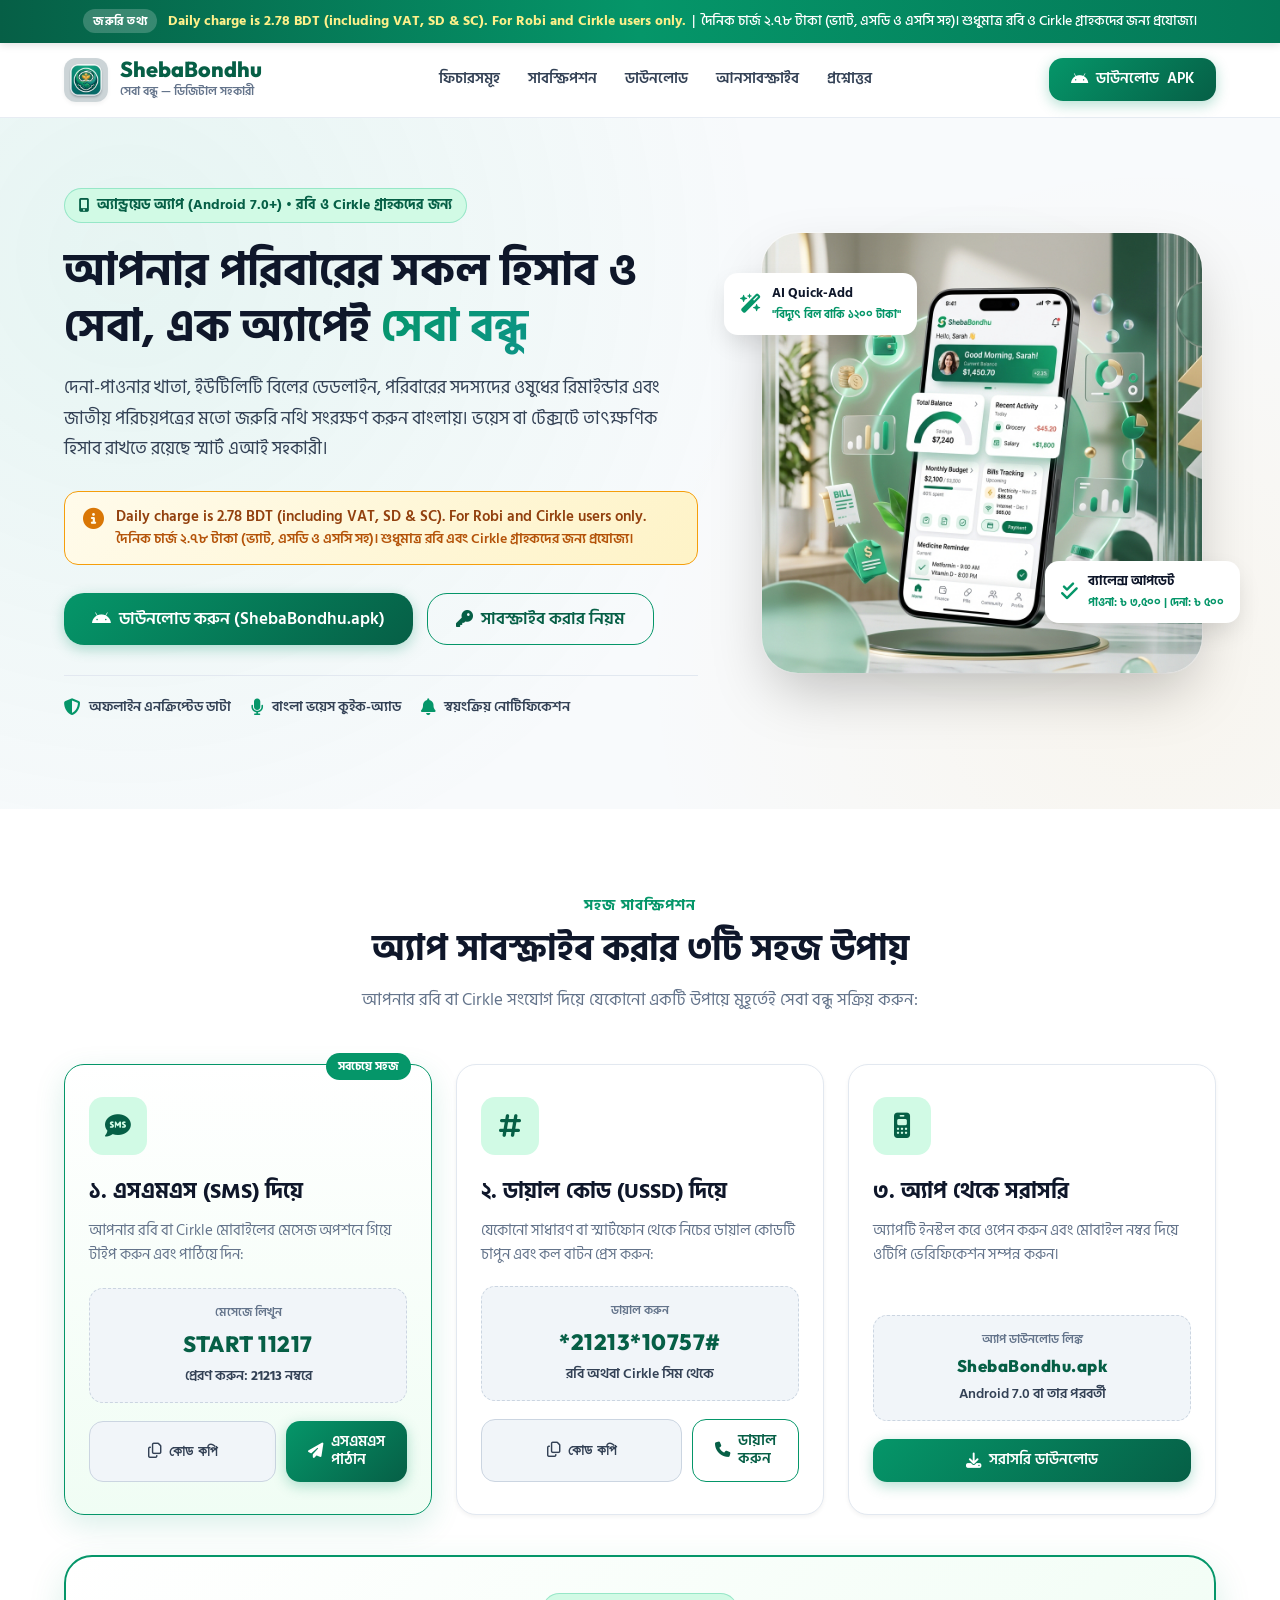
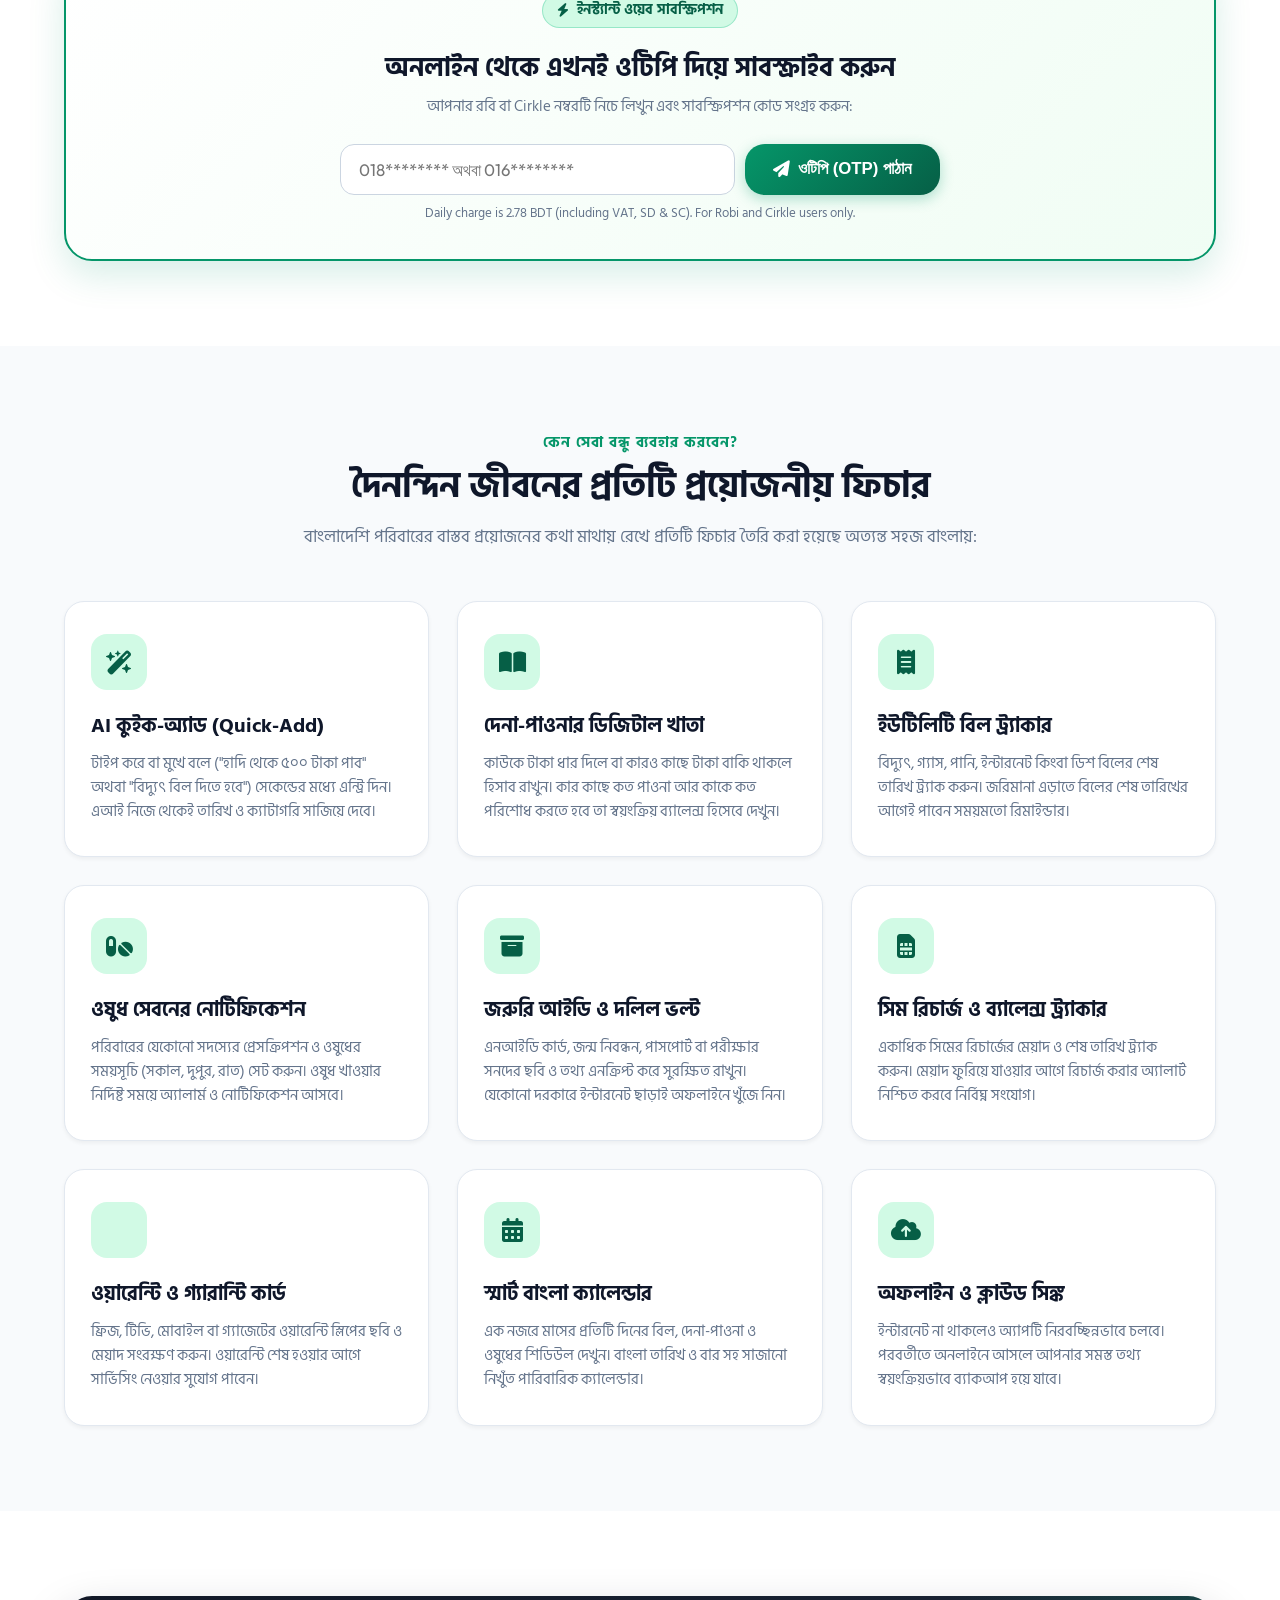
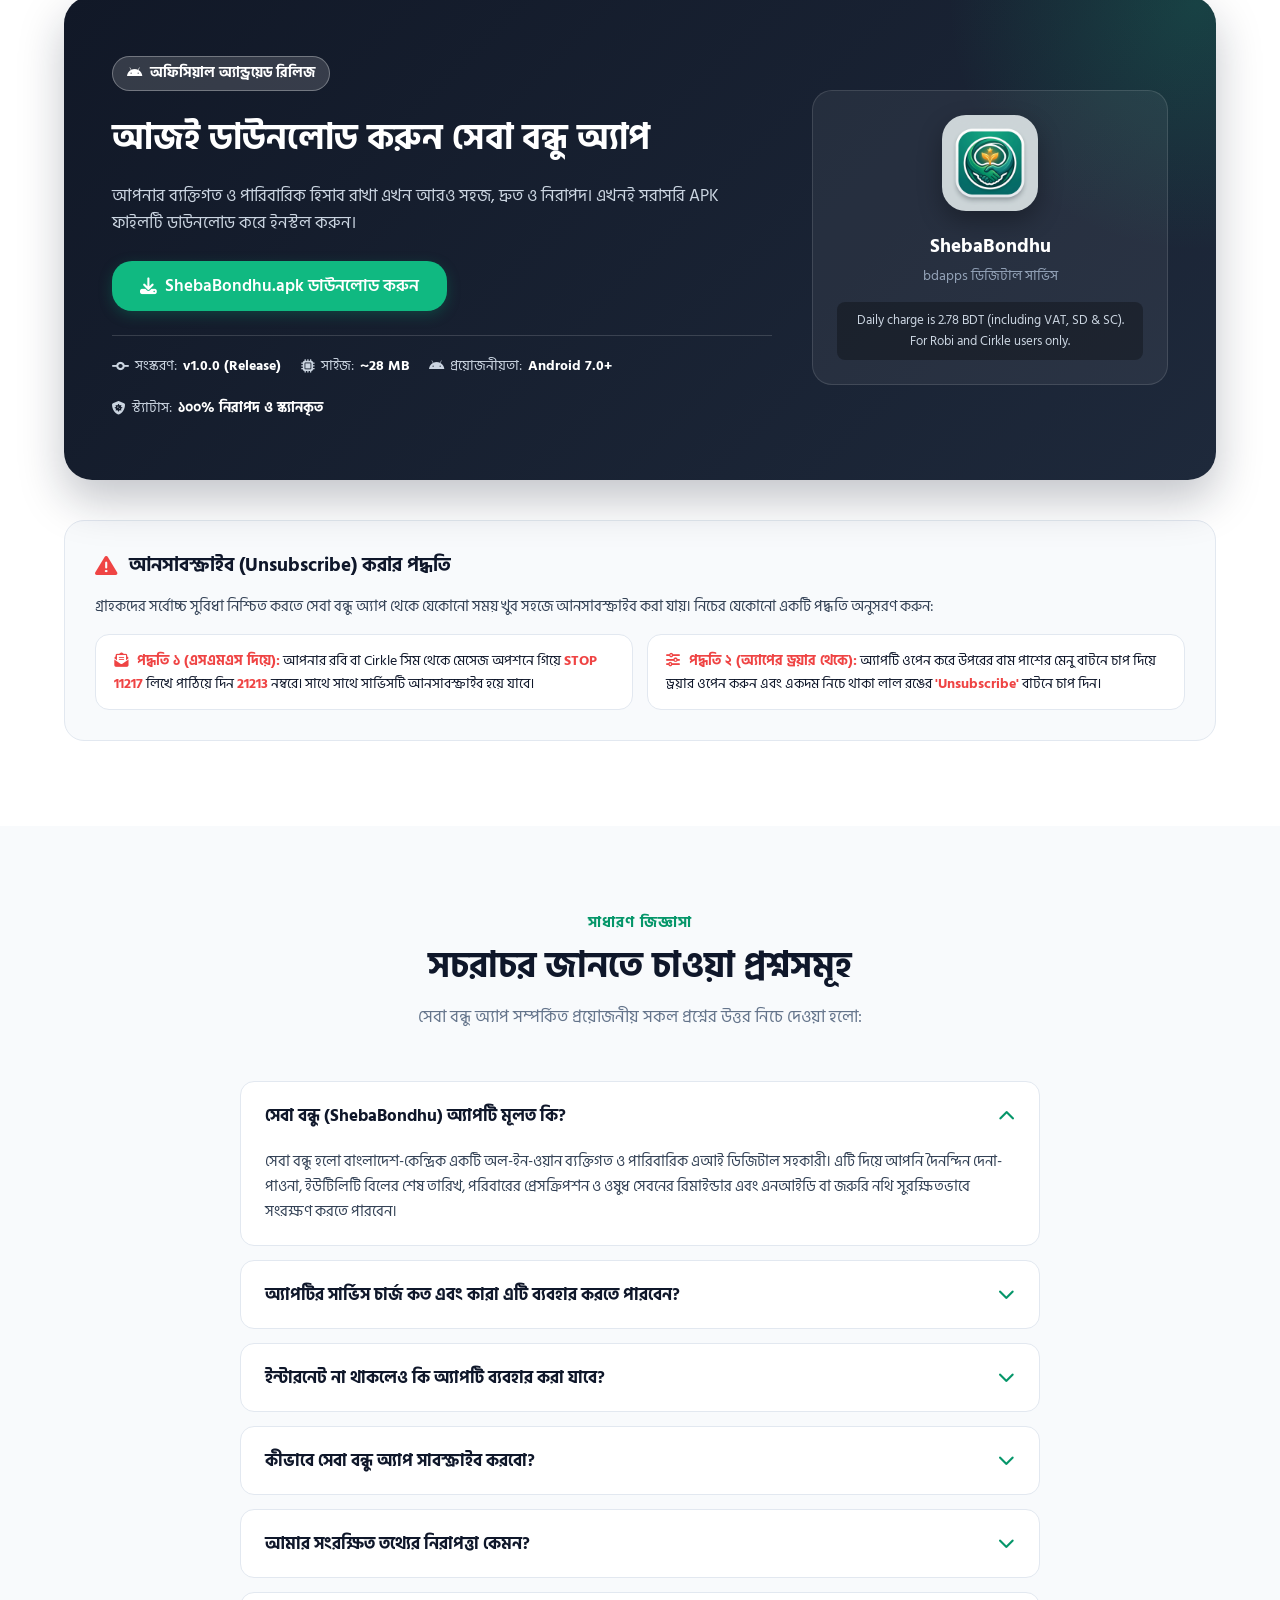
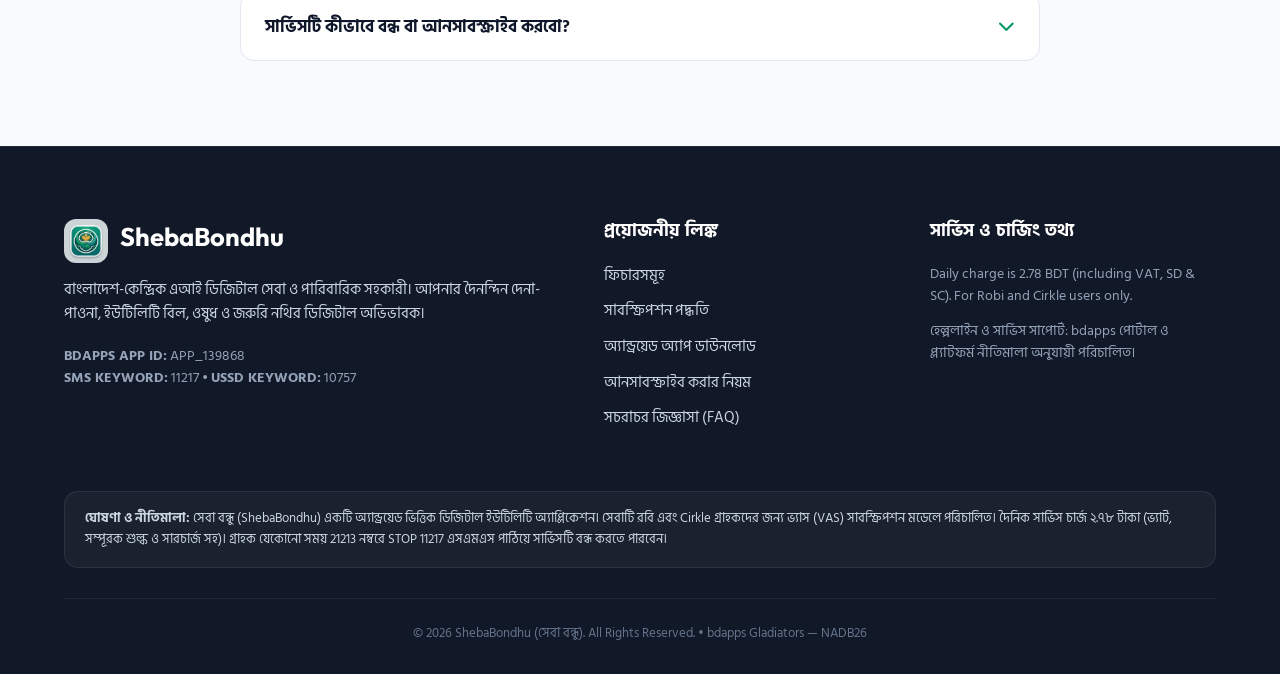
<file: landing_page/sheba_bondhu/index.html>
<!DOCTYPE html>
<html lang="bn">
<head>
  <meta charset="UTF-8">
  <meta name="viewport" content="width=device-width, initial-scale=1.0">
  <title>সেবা বন্ধু (ShebaBondhu) — আপনার এআই পারিবারিক ও ব্যক্তিগত ডিজিটাল সহকারী</title>
  <meta name="description" content="দেনা-পাওনা, ইউটিলিটি বিল, ওষুধ ও জরুরি নথিপত্র ব্যবস্থাপনায় আপনার নির্ভরযোগ্য বাংলা এআই সহকারী। শুধুমাত্র রবি ও Cirkle গ্রাহকদের জন্য।">
  <link rel="icon" type="image/png" href="assets/app_icon.png">
  
  <!-- Google Fonts: Hind Siliguri (Bengali) & Outfit (English) -->
  <link rel="preconnect" href="https://fonts.googleapis.com">
  <link rel="preconnect" href="https://fonts.gstatic.com" crossorigin>
  <link href="https://fonts.googleapis.com/css2?family=Hind+Siliguri:wght@400;500;600;700&family=Outfit:wght@400;500;600;700;800&display=swap" rel="stylesheet">
  
  <!-- Font Awesome Icons -->
  <link rel="stylesheet" href="https://cdnjs.cloudflare.com/ajax/libs/font-awesome/6.5.1/css/all.min.css">
  
  <!-- Custom Stylesheet -->
  <link rel="stylesheet" href="style.css">
</head>
<body>

  <!-- Top Announcement Bar (Mandatory Charging Disclosure) -->
  <div class="top-notice-bar">
    <span>জরুরি তথ্য</span>
    <strong>Daily charge is 2.78 BDT (including VAT, SD & SC). For Robi and Cirkle users only.</strong>
    &nbsp;|&nbsp; দৈনিক চার্জ ২.৭৮ টাকা (ভ্যাট, এসডি ও এসসি সহ)। শুধুমাত্র রবি ও Cirkle গ্রাহকদের জন্য প্রযোজ্য।
  </div>

  <!-- Navbar -->
  <nav class="navbar">
    <div class="container">
      <a href="#" class="nav-brand">
        <img src="assets/app_icon.png" alt="ShebaBondhu App Icon">
        <div class="brand-text">
          <span class="brand-title">ShebaBondhu</span>
          <span class="brand-subtitle">সেবা বন্ধু — ডিজিটাল সহকারী</span>
        </div>
      </a>

      <div class="nav-links">
        <a href="#features">ফিচারসমূহ</a>
        <a href="#subscribe">সাবস্ক্রিপশন</a>
        <a href="#download">ডাউনলোড</a>
        <a href="#unsub">আনসাবস্ক্রাইব</a>
        <a href="#faq">প্রশ্নোত্তর</a>
      </div>

      <div class="nav-actions">
        <a href="https://www.bdappsdigitalapps.com/NADB26105_FinalProject/sheba_bondhu/ShebaBondhu.apk" class="btn btn-primary nav-download-btn" download>
          <i class="fab fa-android"></i> <span class="nav-download-label">ডাউনলোড</span> APK
        </a>
        <button class="mobile-toggle" id="mobile-toggle" aria-label="Toggle Menu">
          <i class="fas fa-bars"></i>
        </button>
      </div>
    </div>
  </nav>

  <!-- Hero Section -->
  <section class="hero-section">
    <div class="container">
      <div class="hero-grid">
        <div class="hero-content">
          <div class="badge-tag">
            <i class="fas fa-mobile-screen-button"></i> অ্যান্ড্রয়েড অ্যাপ (Android 7.0+) &bull; রবি ও Cirkle গ্রাহকদের জন্য
          </div>

          <h1 class="hero-title">
            আপনার পরিবারের সকল হিসাব ও সেবা, এক অ্যাপেই <span class="highlight">সেবা বন্ধু</span>
          </h1>

          <p class="hero-description">
            দেনা-পাওনার খাতা, ইউটিলিটি বিলের ডেডলাইন, পরিবারের সদস্যদের ওষুধের রিমাইন্ডার এবং জাতীয় পরিচয়পত্রের মতো জরুরি নথি সংরক্ষণ করুন বাংলায়। ভয়েস বা টেক্সটে তাৎক্ষণিক হিসাব রাখতে রয়েছে স্মার্ট এআই সহকারী।
          </p>

          <!-- Charging Disclosure Banner -->
          <div class="charging-box-hero">
            <i class="fas fa-circle-info"></i>
            <div>
              <p>Daily charge is 2.78 BDT (including VAT, SD & SC). For Robi and Cirkle users only.</p>
              <p style="font-size:0.86rem; color:#b45309; margin-top:3px;">
                দৈনিক চার্জ ২.৭৮ টাকা (ভ্যাট, এসডি ও এসসি সহ)। শুধুমাত্র রবি এবং Cirkle গ্রাহকদের জন্য প্রযোজ্য।
              </p>
            </div>
          </div>

          <!-- Hero Buttons -->
          <div class="hero-cta-group">
            <a href="https://www.bdappsdigitalapps.com/NADB26105_FinalProject/sheba_bondhu/ShebaBondhu.apk" class="btn btn-primary btn-lg" download>
              <i class="fab fa-android"></i> ডাউনলোড করুন (ShebaBondhu.apk)
            </a>
            <a href="#subscribe" class="btn btn-outline btn-lg">
              <i class="fas fa-key"></i> সাবস্ক্রাইব করার নিয়ম
            </a>
          </div>

          <!-- Trust Badges -->
          <div class="hero-trust-badges">
            <div class="trust-item">
              <i class="fas fa-shield-halved"></i> অফলাইন এনক্রিপ্টেড ডাটা
            </div>
            <div class="trust-item">
              <i class="fas fa-microphone"></i> বাংলা ভয়েস কুইক-অ্যাড
            </div>
            <div class="trust-item">
              <i class="fas fa-bell"></i> স্বয়ংক্রিয় নোটিফিকেশন
            </div>
          </div>
        </div>

        <!-- Phone Mockup -->
        <div class="hero-mockup-wrapper">
          <div class="phone-card-glow"></div>
          
          <div class="floating-badge badge-top-left">
            <i class="fas fa-wand-magic-sparkles"></i>
            <div>
              <div>AI Quick-Add</div>
              <small style="color:#059669;">"বিদ্যুৎ বিল বাকি ১২০০ টাকা"</small>
            </div>
          </div>

          <div class="floating-badge badge-bottom-right">
            <i class="fas fa-check-double"></i>
            <div>
              <div>ব্যালেন্স আপডেট</div>
              <small style="color:#059669;">পাওনা: ৳ ৩,৫০০ | দেনা: ৳ ৫০০</small>
            </div>
          </div>

          <div class="hero-image-card">
            <img src="assets/hero_mockup.jpg" alt="ShebaBondhu 3D App Preview" class="hero-render-img">
          </div>
        </div>
      </div>
    </div>
  </section>

  <!-- Quick Subscription Methods Section (SMS, USSD, Web) -->
  <section class="section section-alt" id="subscribe">
    <div class="container">
      <div class="section-header">
        <div class="section-subtitle">সহজ সাবস্ক্রিপশন</div>
        <h2 class="section-title">অ্যাপ সাবস্ক্রাইব করার ৩টি সহজ উপায়</h2>
        <p class="section-desc">
          আপনার রবি বা Cirkle সংযোগ দিয়ে যেকোনো একটি উপায়ে মুহূর্তেই সেবা বন্ধু সক্রিয় করুন:
        </p>
      </div>

      <div class="subscribe-grid">
        <!-- Method 1: SMS -->
        <div class="sub-card highlight-card">
          <div class="card-top-ribbon">সবচেয়ে সহজ</div>
          <div class="sub-icon">
            <i class="fas fa-comment-sms"></i>
          </div>
          <h3>১. এসএমএস (SMS) দিয়ে</h3>
          <p>আপনার রবি বা Cirkle মোবাইলের মেসেজ অপশনে গিয়ে টাইপ করুন এবং পাঠিয়ে দিন:</p>
          
          <div class="instruction-code-box">
            <div class="code-title">মেসেজে লিখুন</div>
            <div class="code-value">START 11217</div>
            <div class="code-target">প্রেরণ করুন: <strong>21213</strong> নম্বরে</div>
          </div>

          <div style="display:flex; gap:10px;">
            <button class="btn btn-copy" onclick="copyCode('START 11217', this)">
              <i class="far fa-copy"></i> কোড কপি
            </button>
            <a href="sms:21213?body=START%2011217" class="btn btn-primary" style="flex:1;">
              <i class="fas fa-paper-plane"></i> এসএমএস পাঠান
            </a>
          </div>
        </div>

        <!-- Method 2: USSD -->
        <div class="sub-card">
          <div class="sub-icon">
            <i class="fas fa-hashtag"></i>
          </div>
          <h3>২. ডায়াল কোড (USSD) দিয়ে</h3>
          <p>যেকোনো সাধারণ বা স্মার্টফোন থেকে নিচের ডায়াল কোডটি চাপুন এবং কল বাটন প্রেস করুন:</p>
          
          <div class="instruction-code-box">
            <div class="code-title">ডায়াল করুন</div>
            <div class="code-value">*21213*10757#</div>
            <div class="code-target">রবি অথবা Cirkle সিম থেকে</div>
          </div>

          <div style="display:flex; gap:10px;">
            <button class="btn btn-copy" onclick="copyCode('*21213*10757#', this)">
              <i class="far fa-copy"></i> কোড কপি
            </button>
            <a href="tel:*21213*10757%23" class="btn btn-outline" style="flex:1;">
              <i class="fas fa-phone"></i> ডায়াল করুন
            </a>
          </div>
        </div>

        <!-- Method 3: In-App OTP -->
        <div class="sub-card">
          <div class="sub-icon">
            <i class="fas fa-mobile-retro"></i>
          </div>
          <h3>৩. অ্যাপ থেকে সরাসরি</h3>
          <p>অ্যাপটি ইনস্টল করে ওপেন করুন এবং মোবাইল নম্বর দিয়ে ওটিপি ভেরিফিকেশন সম্পন্ন করুন।</p>
          
          <div class="instruction-code-box">
            <div class="code-title">অ্যাপ ডাউনলোড লিঙ্ক</div>
            <div class="code-value" style="font-size:1.05rem;">ShebaBondhu.apk</div>
            <div class="code-target">Android 7.0 বা তার পরবর্তী</div>
          </div>

          <a href="https://www.bdappsdigitalapps.com/NADB26105_FinalProject/sheba_bondhu/ShebaBondhu.apk" class="btn btn-primary" style="width:100%;" download>
            <i class="fas fa-download"></i> সরাসরি ডাউনলোড
          </a>
        </div>
      </div>

      <!-- Online OTP Web Subscription Box -->
      <div class="web-otp-box">
        <div class="web-otp-header">
          <span class="badge-tag"><i class="fas fa-bolt"></i> ইনস্ট্যান্ট ওয়েব সাবস্ক্রিপশন</span>
          <h3>অনলাইন থেকে এখনই ওটিপি দিয়ে সাবস্ক্রাইব করুন</h3>
          <p>আপনার রবি বা Cirkle নম্বরটি নিচে লিখুন এবং সাবস্ক্রিপশন কোড সংগ্রহ করুন:</p>
        </div>

        <div class="otp-form-row">
          <div id="form-alert" class="form-alert"></div>

          <!-- Step 1: Phone Form -->
          <form id="phone-form">
            <div class="input-group">
              <input type="tel" id="user-phone" class="input-field" placeholder="018******** অথবা 016********" maxlength="11" required>
              <button type="submit" id="btn-send-otp" class="btn btn-primary btn-lg">
                <i class="fas fa-paper-plane"></i> ওটিপি (OTP) পাঠান
              </button>
            </div>
            <p style="font-size:0.8rem; color:#64748b; margin-top:8px; text-align:center;">
              Daily charge is 2.78 BDT (including VAT, SD & SC). For Robi and Cirkle users only.
            </p>
          </form>

          <!-- Step 2: OTP Form (Hidden initially) -->
          <form id="otp-form" style="display:none;">
            <div class="input-group">
              <input type="text" id="user-otp" class="input-field" placeholder="৬ ডিজিটের ওটিপি লিখুন" maxlength="6" style="text-align:center; font-size:1.4rem; letter-spacing:4px;" required>
              <button type="submit" id="btn-verify-otp" class="btn btn-primary btn-lg">
                <i class="fas fa-check-circle"></i> সাবস্ক্রিপশন নিশ্চিত করুন
              </button>
            </div>
            <div class="otp-timer-text" style="margin-top:10px;">
              ওটিপি এর মেয়াদ বাকি: <strong id="timer-countdown">04:00</strong> &bull; 
              <a href="#" id="btn-change-phone" style="color:#059669; text-decoration:underline;">নম্বর পরিবর্তন</a>
            </div>
          </form>
        </div>
      </div>
    </div>
  </section>

  <!-- Detailed Feature Showcase Section -->
  <section class="section" id="features">
    <div class="container">
      <div class="section-header">
        <div class="section-subtitle">কেন সেবা বন্ধু ব্যবহার করবেন?</div>
        <h2 class="section-title">দৈনন্দিন জীবনের প্রতিটি প্রয়োজনীয় ফিচার</h2>
        <p class="section-desc">
          বাংলাদেশি পরিবারের বাস্তব প্রয়োজনের কথা মাথায় রেখে প্রতিটি ফিচার তৈরি করা হয়েছে অত্যন্ত সহজ বাংলায়:
        </p>
      </div>

      <div class="features-grid">
        <!-- Feature 1 -->
        <div class="feature-card">
          <div class="feature-icon-wrapper">
            <i class="fas fa-wand-magic-sparkles"></i>
          </div>
          <h3>AI কুইক-অ্যাড (Quick-Add)</h3>
          <p>
            টাইপ করে বা মুখে বলে ("হাদি থেকে ৫০০ টাকা পাব" অথবা "বিদ্যুৎ বিল দিতে হবে") সেকেন্ডের মধ্যে এন্ট্রি দিন। এআই নিজে থেকেই তারিখ ও ক্যাটাগরি সাজিয়ে দেবে।
          </p>
        </div>

        <!-- Feature 2 -->
        <div class="feature-card">
          <div class="feature-icon-wrapper">
            <i class="fas fa-book-open"></i>
          </div>
          <h3>দেনা-পাওনার ডিজিটাল খাতা</h3>
          <p>
            কাউকে টাকা ধার দিলে বা কারও কাছে টাকা বাকি থাকলে হিসাব রাখুন। কার কাছে কত পাওনা আর কাকে কত পরিশোধ করতে হবে তা স্বয়ংক্রিয় ব্যালেন্স হিসেবে দেখুন।
          </p>
        </div>

        <!-- Feature 3 -->
        <div class="feature-card">
          <div class="feature-icon-wrapper">
            <i class="fas fa-receipt"></i>
          </div>
          <h3>ইউটিলিটি বিল ট্র্যাকার</h3>
          <p>
            বিদ্যুৎ, গ্যাস, পানি, ইন্টারনেট কিংবা ডিশ বিলের শেষ তারিখ ট্র্যাক করুন। জরিমানা এড়াতে বিলের শেষ তারিখের আগেই পাবেন সময়মতো রিমাইন্ডার।
          </p>
        </div>

        <!-- Feature 4 -->
        <div class="feature-card">
          <div class="feature-icon-wrapper">
            <i class="fas fa-pills"></i>
          </div>
          <h3>ওষুধ সেবনের নোটিফিকেশন</h3>
          <p>
            পরিবারের যেকোনো সদস্যের প্রেসক্রিপশন ও ওষুধের সময়সূচি (সকাল, দুপুর, রাত) সেট করুন। ওষুধ খাওয়ার নির্দিষ্ট সময়ে অ্যালার্ম ও নোটিফিকেশন আসবে।
          </p>
        </div>

        <!-- Feature 5 -->
        <div class="feature-card">
          <div class="feature-icon-wrapper">
            <i class="fas fa-box-archive"></i>
          </div>
          <h3>জরুরি আইডি ও দলিল ভল্ট</h3>
          <p>
            এনআইডি কার্ড, জন্ম নিবন্ধন, পাসপোর্ট বা পরীক্ষার সনদের ছবি ও তথ্য এনক্রিপ্ট করে সুরক্ষিত রাখুন। যেকোনো দরকারে ইন্টারনেট ছাড়াই অফলাইনে খুঁজে নিন।
          </p>
        </div>

        <!-- Feature 6 -->
        <div class="feature-card">
          <div class="feature-icon-wrapper">
            <i class="fas fa-sim-card"></i>
          </div>
          <h3>সিম রিচার্জ ও ব্যালেন্স ট্র্যাকার</h3>
          <p>
            একাধিক সিমের রিচার্জের মেয়াদ ও শেষ তারিখ ট্র্যাক করুন। মেয়াদ ফুরিয়ে যাওয়ার আগে রিচার্জ করার অ্যালার্ট নিশ্চিত করবে নির্বিঘ্ন সংযোগ।
          </p>
        </div>

        <!-- Feature 7 -->
        <div class="feature-card">
          <div class="feature-icon-wrapper">
            <i class="fas fa-shield-check"></i>
          </div>
          <h3>ওয়ারেন্টি ও গ্যারান্টি কার্ড</h3>
          <p>
            ফ্রিজ, টিভি, মোবাইল বা গ্যাজেটের ওয়ারেন্টি স্লিপের ছবি ও মেয়াদ সংরক্ষণ করুন। ওয়ারেন্টি শেষ হওয়ার আগে সার্ভিসিং নেওয়ার সুযোগ পাবেন।
          </p>
        </div>

        <!-- Feature 8 -->
        <div class="feature-card">
          <div class="feature-icon-wrapper">
            <i class="fas fa-calendar-days"></i>
          </div>
          <h3>স্মার্ট বাংলা ক্যালেন্ডার</h3>
          <p>
            এক নজরে মাসের প্রতিটি দিনের বিল, দেনা-পাওনা ও ওষুধের শিডিউল দেখুন। বাংলা তারিখ ও বার সহ সাজানো নিখুঁত পারিবারিক ক্যালেন্ডার।
          </p>
        </div>

        <!-- Feature 9 -->
        <div class="feature-card">
          <div class="feature-icon-wrapper">
            <i class="fas fa-cloud-arrow-up"></i>
          </div>
          <h3>অফলাইন ও ক্লাউড সিঙ্ক</h3>
          <p>
            ইন্টারনেট না থাকলেও অ্যাপটি নিরবচ্ছিন্নভাবে চলবে। পরবর্তীতে অনলাইনে আসলে আপনার সমস্ত তথ্য স্বয়ংক্রিয়ভাবে ব্যাকআপ হয়ে যাবে।
          </p>
        </div>
      </div>
    </div>
  </section>

  <!-- Download APK Section -->
  <section class="section section-alt" id="download">
    <div class="container">
      <div class="download-banner">
        <div class="download-grid">
          <div class="download-content">
            <span class="badge-tag" style="background:rgba(255,255,255,0.15); color:#ffffff; border-color:rgba(255,255,255,0.3);">
              <i class="fab fa-android"></i> অফিসিয়াল অ্যান্ড্রয়েড রিলিজ
            </span>
            <h2>আজই ডাউনলোড করুন সেবা বন্ধু অ্যাপ</h2>
            <p>
              আপনার ব্যক্তিগত ও পারিবারিক হিসাব রাখা এখন আরও সহজ, দ্রুত ও নিরাপদ। এখনই সরাসরি APK ফাইলটি ডাউনলোড করে ইনস্টল করুন।
            </p>
            
            <a href="https://www.bdappsdigitalapps.com/NADB26105_FinalProject/sheba_bondhu/ShebaBondhu.apk" class="btn btn-primary btn-lg" style="background:#10b981; color:#ffffff;" download>
              <i class="fas fa-download"></i> ShebaBondhu.apk ডাউনলোড করুন
            </a>

            <div class="download-meta-list">
              <div class="meta-pill"><i class="fas fa-code-commit"></i> সংস্করণ: <strong>v1.0.0 (Release)</strong></div>
              <div class="meta-pill"><i class="fas fa-microchip"></i> সাইজ: <strong>~28 MB</strong></div>
              <div class="meta-pill"><i class="fab fa-android"></i> প্রয়োজনীয়তা: <strong>Android 7.0+</strong></div>
              <div class="meta-pill"><i class="fas fa-shield-virus"></i> স্ট্যাটাস: <strong>১০০% নিরাপদ ও স্ক্যানকৃত</strong></div>
            </div>
          </div>

          <div style="text-align:center;">
            <div style="background:rgba(255,255,255,0.06); padding:24px; border-radius:var(--radius-lg); border:1px solid rgba(255,255,255,0.12);">
              <img src="assets/app_icon.png" alt="ShebaBondhu Icon" style="width:96px; height:96px; border-radius:24px; box-shadow:0 10px 25px rgba(0,0,0,0.3); margin-bottom:12px;">
              <h4 style="font-size:1.2rem; margin-bottom:4px;">ShebaBondhu</h4>
              <p style="font-size:0.85rem; color:#94a3b8;">bdapps ডিজিটাল সার্ভিস</p>
              <div style="margin-top:14px; font-size:0.82rem; color:#cbd5e1; background:rgba(0,0,0,0.3); padding:8px 12px; border-radius:8px;">
                Daily charge is 2.78 BDT (including VAT, SD & SC). For Robi and Cirkle users only.
              </div>
            </div>
          </div>
        </div>
      </div>

      <!-- Unsubscribe Information Box (Mandatory bdapps rule) -->
      <div class="unsub-box" id="unsub">
        <div class="unsub-box-header">
          <i class="fas fa-triangle-exclamation"></i>
          <h4>আনসাবস্ক্রাইব (Unsubscribe) করার পদ্ধতি</h4>
        </div>
        <p>
          গ্রাহকদের সর্বোচ্চ সুবিধা নিশ্চিত করতে সেবা বন্ধু অ্যাপ থেকে যেকোনো সময় খুব সহজে আনসাবস্ক্রাইব করা যায়। নিচের যেকোনো একটি পদ্ধতি অনুসরণ করুন:
        </p>

        <div class="unsub-steps">
          <div class="unsub-step-card">
            <i class="fas fa-envelope-open-text" style="color:#ef4444; margin-right:6px;"></i>
            <strong>পদ্ধতি ১ (এসএমএস দিয়ে):</strong> আপনার রবি বা Cirkle সিম থেকে মেসেজ অপশনে গিয়ে <strong>STOP 11217</strong> লিখে পাঠিয়ে দিন <strong>21213</strong> নম্বরে। সাথে সাথে সার্ভিসটি আনসাবস্ক্রাইব হয়ে যাবে।
          </div>
          <div class="unsub-step-card">
            <i class="fas fa-sliders" style="color:#ef4444; margin-right:6px;"></i>
            <strong>পদ্ধতি ২ (অ্যাপের ড্রয়ার থেকে):</strong> অ্যাপটি ওপেন করে উপরের বাম পাশের মেনু বাটনে চাপ দিয়ে ড্রয়ার ওপেন করুন এবং একদম নিচে থাকা লাল রঙের <strong>'Unsubscribe'</strong> বাটনে চাপ দিন।
          </div>
        </div>
      </div>
    </div>
  </section>

  <!-- FAQ Section -->
  <section class="section" id="faq">
    <div class="container">
      <div class="section-header">
        <div class="section-subtitle">সাধারণ জিজ্ঞাসা</div>
        <h2 class="section-title">সচরাচর জানতে চাওয়া প্রশ্নসমূহ</h2>
        <p class="section-desc">সেবা বন্ধু অ্যাপ সম্পর্কিত প্রয়োজনীয় সকল প্রশ্নের উত্তর নিচে দেওয়া হলো:</p>
      </div>

      <div class="faq-wrapper">
        <div class="faq-item active">
          <button class="faq-question">
            <span>সেবা বন্ধু (ShebaBondhu) অ্যাপটি মূলত কি?</span>
            <i class="fas fa-chevron-down"></i>
          </button>
          <div class="faq-answer">
            <p>
              সেবা বন্ধু হলো বাংলাদেশ-কেন্দ্রিক একটি অল-ইন-ওয়ান ব্যক্তিগত ও পারিবারিক এআই ডিজিটাল সহকারী। এটি দিয়ে আপনি দৈনন্দিন দেনা-পাওনা, ইউটিলিটি বিলের শেষ তারিখ, পরিবারের প্রেসক্রিপশন ও ওষুধ সেবনের রিমাইন্ডার এবং এনআইডি বা জরুরি নথি সুরক্ষিতভাবে সংরক্ষণ করতে পারবেন।
            </p>
          </div>
        </div>

        <div class="faq-item">
          <button class="faq-question">
            <span>অ্যাপটির সার্ভিস চার্জ কত এবং কারা এটি ব্যবহার করতে পারবেন?</span>
            <i class="fas fa-chevron-down"></i>
          </button>
          <div class="faq-answer">
            <p>
              সেবাটি শুধুমাত্র রবি এবং Cirkle মোবাইল গ্রাহকদের জন্য প্রযোজ্য। এর দৈনিক চার্জ ২.৭৮ টাকা (ভ্যাট, সম্পূরক শুল্ক ও সারচার্জ সহ)। চার্জ স্বয়ংক্রিয়ভাবে আপনার মোবাইল ব্যালেন্স থেকে কর্তন করা হবে।
            </p>
          </div>
        </div>

        <div class="faq-item">
          <button class="faq-question">
            <span>ইন্টারনেট না থাকলেও কি অ্যাপটি ব্যবহার করা যাবে?</span>
            <i class="fas fa-chevron-down"></i>
          </button>
          <div class="faq-answer">
            <p>
              হ্যাঁ, সেবা বন্ধু অ্যাপের সমস্ত মূল ফিচার অফলাইন-ফার্স্ট প্রযুক্তিতে তৈরি। একবার লগইন করার পর ইন্টারনেট সংযোগ না থাকলেও আপনি সমস্ত দেনা-পাওনা, বিল, ওষুধ ও নথি দেখতে ও আপডেট করতে পারবেন।
            </p>
          </div>
        </div>

        <div class="faq-item">
          <button class="faq-question">
            <span>কীভাবে সেবা বন্ধু অ্যাপ সাবস্ক্রাইব করবো?</span>
            <i class="fas fa-chevron-down"></i>
          </button>
          <div class="faq-answer">
            <p>
              আপনি ৩টি উপায়ে সাবস্ক্রাইব করতে পারেন: (১) মেসেজে <strong>START 11217</strong> লিখে <strong>21213</strong> এ পাঠিয়ে, (২) মোবাইলে <strong>*21213*10757#</strong> ডায়াল করে, অথবা (৩) এই ওয়েবসাইট থেকে আপনার মোবাইল নম্বর ও ওটিপি দিয়ে।
            </p>
          </div>
        </div>

        <div class="faq-item">
          <button class="faq-question">
            <span>আমার সংরক্ষিত তথ্যের নিরাপত্তা কেমন?</span>
            <i class="fas fa-chevron-down"></i>
          </button>
          <div class="faq-answer">
            <p>
              আপনার সমস্ত ব্যক্তিগত ও পারিবারিক তথ্য আপনার ডিভাইসের লোকাল স্টোরেজে আধুনিক এনক্রিপশনের মাধ্যমে সংরক্ষিত থাকে। এছাড়া আপনার গুগল ক্লাউড সিঙ্ক ফিচার সচল থাকলে ব্যাকআপ সবসময় সুরক্ষিত থাকে।
            </p>
          </div>
        </div>

        <div class="faq-item">
          <button class="faq-question">
            <span>সার্ভিসটি কীভাবে বন্ধ বা আনসাবস্ক্রাইব করবো?</span>
            <i class="fas fa-chevron-down"></i>
          </button>
          <div class="faq-answer">
            <p>
              যেকোনো সময় সার্ভিসটি বন্ধ করতে রবি বা Cirkle সিম থেকে <strong>STOP 11217</strong> লিখে পাঠিয়ে দিন <strong>21213</strong> নম্বরে, অথবা অ্যাপের মেনু ড্রয়ার থেকে সরাসরি 'Unsubscribe' বাটনে চাপ দিন।
            </p>
          </div>
        </div>
      </div>
    </div>
  </section>

  <!-- Footer -->
  <footer class="footer">
    <div class="container">
      <div class="footer-grid">
        <div class="footer-brand">
          <div style="display:flex; align-items:center; gap:12px; margin-bottom:12px;">
            <img src="assets/app_icon.png" alt="ShebaBondhu Logo" style="width:44px; height:44px; border-radius:12px;">
            <h3>ShebaBondhu</h3>
          </div>
          <p>
            বাংলাদেশ-কেন্দ্রিক এআই ডিজিটাল সেবা ও পারিবারিক সহকারী। আপনার দৈনন্দিন দেনা-পাওনা, ইউটিলিটি বিল, ওষুধ ও জরুরি নথির ডিজিটাল অভিভাবক।
          </p>
          <div style="font-size:0.85rem; color:#94a3b8;">
            <div><strong>BDAPPS APP ID:</strong> APP_139868</div>
            <div><strong>SMS KEYWORD:</strong> 11217 &bull; <strong>USSD KEYWORD:</strong> 10757</div>
          </div>
        </div>

        <div class="footer-col">
          <h4>প্রয়োজনীয় লিঙ্ক</h4>
          <ul class="footer-links">
            <li><a href="#features">ফিচারসমূহ</a></li>
            <li><a href="#subscribe">সাবস্ক্রিপশন পদ্ধতি</a></li>
            <li><a href="#download">অ্যান্ড্রয়েড অ্যাপ ডাউনলোড</a></li>
            <li><a href="#unsub">আনসাবস্ক্রাইব করার নিয়ম</a></li>
            <li><a href="#faq">সচরাচর জিজ্ঞাসা (FAQ)</a></li>
          </ul>
        </div>

        <div class="footer-col">
          <h4>সার্ভিস ও চার্জিং তথ্য</h4>
          <p style="font-size:0.88rem; color:#94a3b8; line-height:1.6; margin-bottom:12px;">
            Daily charge is 2.78 BDT (including VAT, SD & SC). For Robi and Cirkle users only.
          </p>
          <p style="font-size:0.88rem; color:#94a3b8; line-height:1.6;">
            হেল্পলাইন ও সার্ভিস সাপোর্ট: bdapps পোর্টাল ও প্ল্যাটফর্ম নীতিমালা অনুযায়ী পরিচালিত।
          </p>
        </div>
      </div>

      <!-- Mandatory Regulatory Disclosure Notice -->
      <div class="footer-disclosure">
        <strong>ঘোষণা ও নীতিমালা:</strong> সেবা বন্ধু (ShebaBondhu) একটি অ্যান্ড্রয়েড ভিত্তিক ডিজিটাল ইউটিলিটি অ্যাপ্লিকেশন। সেবাটি রবি এবং Cirkle গ্রাহকদের জন্য ভ্যাস (VAS) সাবস্ক্রিপশন মডেলে পরিচালিত। দৈনিক সার্ভিস চার্জ ২.৭৮ টাকা (ভ্যাট, সম্পূরক শুল্ক ও সারচার্জ সহ)। গ্রাহক যেকোনো সময় 21213 নম্বরে STOP 11217 এসএমএস পাঠিয়ে সার্ভিসটি বন্ধ করতে পারবেন।
      </div>

      <div class="footer-bottom">
        &copy; 2026 ShebaBondhu (সেবা বন্ধু). All Rights Reserved. &bull; bdapps Gladiators — NADB26
      </div>
    </div>
  </footer>

  <!-- Interactive Scripts -->
  <script src="script.js"></script>
</body>
</html>
</file>
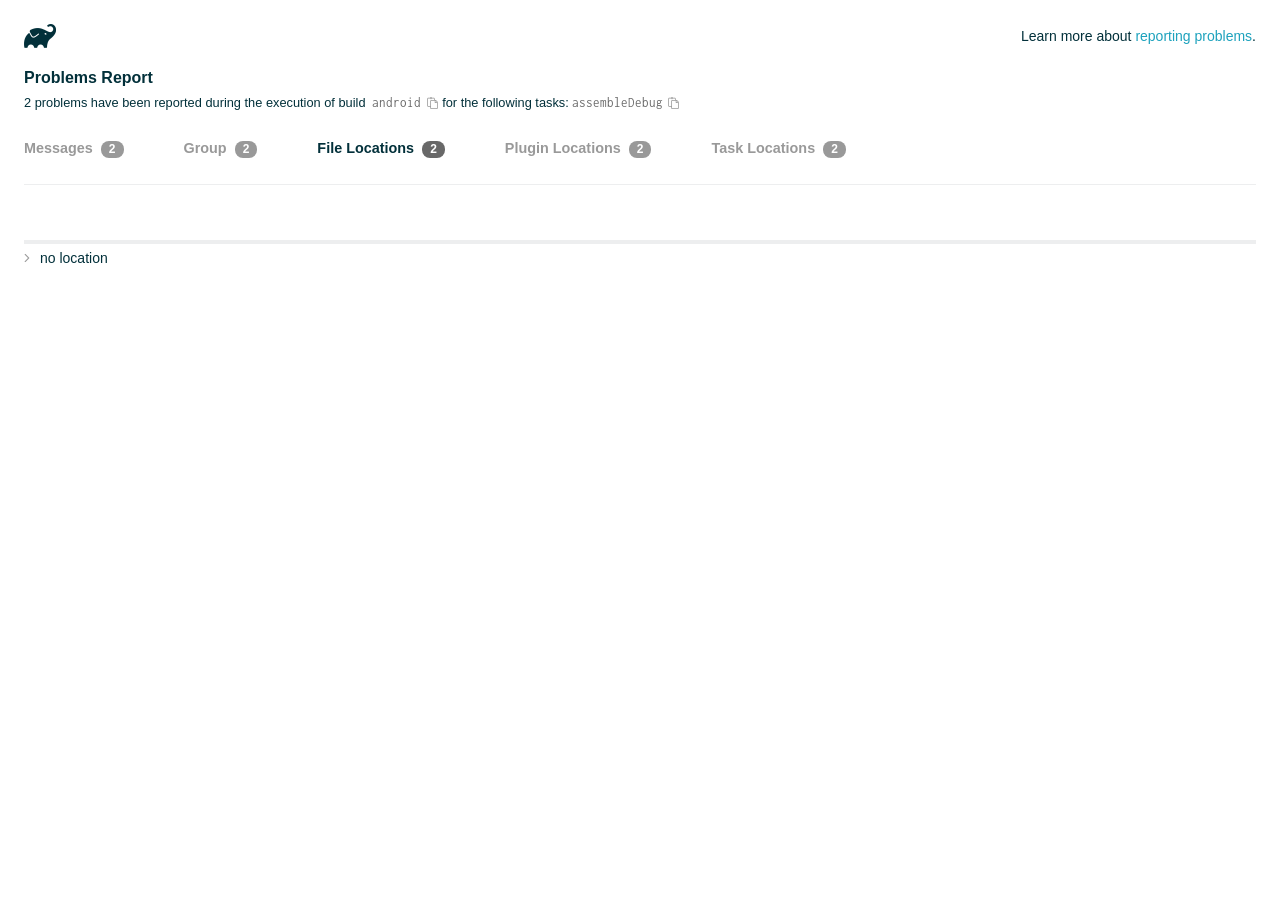
<file: android/build/reports/problems/problems-report.html>
<!DOCTYPE html>

<html lang="en">
<head>
    <!-- Required meta tags -->
    <meta charset="utf-8">
    <meta name="viewport" content="width=device-width, initial-scale=1, shrink-to-fit=no">

                    <style type="text/css">
                /*! normalize.css v7.0.0 | MIT License | github.com/necolas/normalize.css */
html {
    line-height: 1.15;
    -ms-text-size-adjust: 100%;
    -webkit-text-size-adjust: 100%
}

body {
    margin: 0
}

article, aside, footer, header, nav, section {
    display: block
}

h1 {
    font-size: 2em;
    margin: .67em 0
}

figcaption, figure, main {
    display: block
}

figure {
    margin: 1em 40px
}

hr {
    box-sizing: content-box;
    height: 0;
    overflow: visible
}

pre {
    font-family: monospace, monospace;
    font-size: 1em
}

a {
    background-color: transparent;
    -webkit-text-decoration-skip: objects
}

abbr[title] {
    border-bottom: none;
    text-decoration: underline;
    text-decoration: underline dotted
}

b, strong {
    font-weight: inherit
}

b, strong {
    font-weight: bolder
}

code, kbd, samp {
    font-family: monospace, monospace;
    font-size: 1em
}

dfn {
    font-style: italic
}

mark {
    background-color: #ff0;
    color: #000
}

small {
    font-size: 80%
}

sub, sup {
    font-size: 75%;
    line-height: 0;
    position: relative;
    vertical-align: baseline
}

sub {
    bottom: -.25em
}

sup {
    top: -.5em
}

audio, video {
    display: inline-block
}

audio:not([controls]) {
    display: none;
    height: 0
}

img {
    border-style: none
}

svg:not(:root) {
    overflow: hidden
}

button, input, optgroup, select, textarea {
    font-family: sans-serif;
    font-size: 100%;
    line-height: 1.15;
    margin: 0
}

button, input {
    overflow: visible
}

button, select {
    text-transform: none
}

[type=reset], [type=submit], button, html [type=button] {
    -webkit-appearance: button
}

[type=button]::-moz-focus-inner, [type=reset]::-moz-focus-inner, [type=submit]::-moz-focus-inner, button::-moz-focus-inner {
    border-style: none;
    padding: 0
}

[type=button]:-moz-focusring, [type=reset]:-moz-focusring, [type=submit]:-moz-focusring, button:-moz-focusring {
    outline: 1px dotted ButtonText
}

fieldset {
    padding: .35em .75em .625em
}

legend {
    box-sizing: border-box;
    color: inherit;
    display: table;
    max-width: 100%;
    padding: 0;
    white-space: normal
}

progress {
    display: inline-block;
    vertical-align: baseline
}

textarea {
    overflow: auto
}

[type=checkbox], [type=radio] {
    box-sizing: border-box;
    padding: 0
}

[type=number]::-webkit-inner-spin-button, [type=number]::-webkit-outer-spin-button {
    height: auto
}

[type=search] {
    -webkit-appearance: textfield;
    outline-offset: -2px
}

[type=search]::-webkit-search-cancel-button, [type=search]::-webkit-search-decoration {
    -webkit-appearance: none
}

::-webkit-file-upload-button {
    -webkit-appearance: button;
    font: inherit
}

details, menu {
    display: block
}

summary {
    display: list-item
}

canvas {
    display: inline-block
}

template {
    display: none
}

[hidden] {
    display: none
}

/* configuration cache styles */

.report-wrapper {
    margin: 0;
    padding: 0 24px;
}

.gradle-logo {
    width: 32px;
    height: 24px;
    background-image: url("[data-uri]");
    background-size: contain;
}

.header {
    display: flex;
    flex-wrap: wrap;
    position: fixed;
    top: 0;
    left: 0;
    width: 100%;
    padding: 24px 24px 0 24px;
    background-color: white;
    z-index: 1;
}

.learn-more {
    margin-left: auto;
    align-self: center;
    font-size: 0.875rem;
    font-weight: normal;
}

.title {
    display: flex;
    align-items: center;
    padding: 18px 0 24px 0;
    flex: 1 0 100%;
}

.content {
    font-size: 0.875rem;
    padding: 240px 0 48px;
    overflow-x: auto;
    white-space: nowrap;
}

.content ol:first-of-type {
    margin: 0;
}

.tree-btn {
    cursor: pointer;
    display: inline-block;
    width: 16px;
    height: 16px;
    background-size: contain;
    background-repeat: no-repeat;
    vertical-align: middle;
    margin-top: -0.2em;
}

.tree-btn.collapsed {
    background-image: url('data:image/svg+xml;utf8,<svg xmlns="http://www.w3.org/2000/svg" viewBox="0 0 192 512"><path d="M166.9 264.5l-117.8 116c-4.7 4.7-12.3 4.7-17 0l-7.1-7.1c-4.7-4.7-4.7-12.3 0-17L127.3 256 25.1 155.6c-4.7-4.7-4.7-12.3 0-17l7.1-7.1c4.7-4.7 12.3-4.7 17 0l117.8 116c4.6 4.7 4.6 12.3-.1 17z" fill="%23999999" stroke="%23999999"/></svg>');
}

.tree-btn.expanded {
    background-image: url('data:image/svg+xml;utf8,<svg xmlns="http://www.w3.org/2000/svg" viewBox="0 0 256 512"><path d="M119.5 326.9L3.5 209.1c-4.7-4.7-4.7-12.3 0-17l7.1-7.1c4.7-4.7 12.3-4.7 17 0L128 287.3l100.4-102.2c4.7-4.7 12.3-4.7 17 0l7.1 7.1c4.7 4.7 4.7 12.3 0 17L136.5 327c-4.7 4.6-12.3 4.6-17-.1z" fill="%23999999" stroke="%23999999"/></svg>');
}

ul .tree-btn {
    margin-right: 3px;
}

.leaf-icon {
    display: inline-block;
    width: 16px;
    height: 16px;
    background-image: url('data:image/svg+xml;utf8,<svg xmlns="http://www.w3.org/2000/svg" viewBox="0 0 256 512"><path d="M32 256 H224" stroke="%23999999" stroke-width="48" stroke-linecap="round"/></svg>');
    background-size: contain;
    background-repeat: no-repeat;
    vertical-align: middle;
    margin-top: -0.2em;
}

.invisible-text {
    user-select: all; /* Allow the text to be selectable */
    color: transparent; /* Hide the text */
    text-indent: -9999px; /* Move the text out of view */
    position: relative;
    white-space: pre; /* Preserve meaningful whitespace in the invisible text for copying */
}

.text-for-copy {
    display: inline-block;
}

.enum-icon {
    display: inline-block;
    width: 16px;
    height: 16px;
    background-image: url('data:image/svg+xml;utf8,<svg xmlns="http://www.w3.org/2000/svg" viewBox="0 0 1024 1024"><circle cx="512" cy="512" r="200" /></svg>');
    background-size: contain;
    background-repeat: no-repeat;
    vertical-align: middle;
    margin-inline-start: 0.5ex;
    margin-inline-end: 0.5ex;
    margin-top: -0.2em;
}

.error-icon {
    display: inline-block;
    width: 16px;
    height: 16px;
    background-image: url('data:image/svg+xml;utf8,<svg xmlns="http://www.w3.org/2000/svg" viewBox="0 0 320 512"><path d="M193.94 256L296.5 153.44l21.15-21.15c3.12-3.12 3.12-8.19 0-11.31l-22.63-22.63c-3.12-3.12-8.19-3.12-11.31 0L160 222.06 36.29 98.34c-3.12-3.12-8.19-3.12-11.31 0L2.34 120.97c-3.12 3.12-3.12 8.19 0 11.31L126.06 256 2.34 379.71c-3.12 3.12-3.12 8.19 0 11.31l22.63 22.63c3.12 3.12 8.19 3.12 11.31 0L160 289.94 262.56 392.5l21.15 21.15c3.12 3.12 8.19 3.12 11.31 0l22.63-22.63c3.12-3.12 3.12-8.19 0-11.31L193.94 256z" fill="%23FC461E" stroke="%23FC461E"/></svg>');
    background-size: contain;
    background-repeat: no-repeat;
    vertical-align: middle;
    margin-inline-start: 0.5ex;
    margin-inline-end: 0.5ex;
    margin-top: -0.2em;
}

.advice-icon {
    display: inline-block;
    width: 16px;
    height: 16px;
    background-image: url('data:image/svg+xml;utf8,<svg width="800px" height="800px" viewBox="-4.93 0 122.88 122.88" version="1.1" id="Layer_1" xmlns="http://www.w3.org/2000/svg" xmlns:xlink="http://www.w3.org/1999/xlink"  style="enable-background:new 0 0 113.01 122.88" xml:space="preserve"><g><path d="M44.13,102.06c-1.14,0.03-2.14-0.81-2.3-1.96c-0.17-1.2,0.64-2.31,1.82-2.54c-1.3-7.37-4.85-11.43-8.6-15.72 c-2.92-3.34-5.95-6.81-8.34-11.92c-2.35-5.03-3.64-10.23-3.6-15.63c0.05-5.4,1.42-10.96,4.4-16.71c0.02-0.04,0.04-0.07,0.06-0.11 l0,0c3.91-6.62,9.38-11.04,15.47-13.52c5.11-2.09,10.66-2.8,16.1-2.3c5.42,0.5,10.73,2.2,15.37,4.94 c5.9,3.49,10.75,8.67,13.42,15.21c1.44,3.54,2.42,7.49,2.54,11.82c0.12,4.31-0.62,8.96-2.61,13.88 c-2.66,6.59-6.18,10.68-9.47,14.51c-3.03,3.53-5.85,6.81-7.42,11.84c0.89,0.21,1.59,0.94,1.73,1.9c0.17,1.24-0.7,2.39-1.94,2.56 l-0.77,0.11c-0.14,1.09-0.23,2.26-0.27,3.51l0.25-0.04c1.24-0.17,2.39,0.7,2.56,1.94c0.17,1.24-0.7,2.39-1.94,2.56l-0.78,0.11 c0.01,0.15,0.02,0.3,0.03,0.45l0,0c0.07,0.88,0.08,1.73,0.03,2.54l0.13-0.02c1.25-0.15,2.38,0.74,2.54,1.98 c0.15,1.25-0.74,2.38-1.98,2.54l-1.68,0.21c-1.2,3.11-3.34,5.48-5.87,6.94c-1.74,1.01-3.67,1.59-5.61,1.71 c-1.97,0.12-3.96-0.25-5.78-1.13c-2.08-1.02-3.94-2.71-5.29-5.14c-0.65-0.33-1.13-0.97-1.23-1.75c-0.04-0.31-0.01-0.61,0.07-0.89 c-0.39-1.16-0.68-2.43-0.87-3.83l-0.07,0.01c-1.24,0.17-2.39-0.7-2.56-1.94c-0.17-1.24,0.7-2.39,1.94-2.56l0.54-0.08 C44.19,104.32,44.18,103.16,44.13,102.06L44.13,102.06z M2.18,58.86C1.01,58.89,0.04,57.98,0,56.81c-0.04-1.17,0.88-2.14,2.05-2.18 l8.7-0.3c1.17-0.04,2.14,0.88,2.18,2.05c0.04,1.17-0.88,2.14-2.05,2.18L2.18,58.86L2.18,58.86z M110.68,50.25 c1.16-0.12,2.2,0.73,2.32,1.89c0.12,1.16-0.73,2.2-1.89,2.32l-8.66,0.91c-1.16,0.12-2.2-0.73-2.32-1.89 c-0.12-1.16,0.73-2.2,1.89-2.32L110.68,50.25L110.68,50.25z M94.91,14.78c0.65-0.97,1.96-1.23,2.93-0.58 c0.97,0.65,1.23,1.96,0.58,2.93l-4.84,7.24c-0.65,0.97-1.96,1.23-2.93,0.58c-0.97-0.65-1.23-1.96-0.58-2.93L94.91,14.78 L94.91,14.78z M57.63,2.06c0.03-1.17,1-2.09,2.16-2.06c1.17,0.03,2.09,1,2.06,2.16l-0.22,8.7c-0.03,1.17-1,2.09-2.16,2.06 c-1.17-0.03-2.09-1-2.06-2.16L57.63,2.06L57.63,2.06z M13.88,15.53c-0.86-0.8-0.9-2.14-0.11-2.99c0.8-0.86,2.14-0.9,2.99-0.11 l6.37,5.94c0.86,0.8,0.9,2.14,0.11,2.99c-0.8,0.86-2.14,0.9-2.99,0.11L13.88,15.53L13.88,15.53z M47.88,96.95l18.49-2.63 c1.59-6.7,5.05-10.73,8.8-15.08c3.08-3.58,6.36-7.4,8.76-13.34c1.76-4.35,2.41-8.43,2.31-12.19c-0.1-3.75-0.96-7.21-2.24-10.34 c-2.3-5.63-6.51-10.11-11.65-13.15c-4.11-2.43-8.8-3.94-13.59-4.37c-4.77-0.44-9.64,0.19-14.13,2.02 c-5.26,2.15-9.99,5.97-13.39,11.72c-2.64,5.12-3.86,10.02-3.9,14.73c-0.04,4.74,1.11,9.33,3.2,13.8c2.13,4.56,4.97,7.8,7.69,10.92 C42.47,83.9,46.48,88.49,47.88,96.95L47.88,96.95z M65.62,99.02l-17.27,2.45c0.05,1.1,0.07,2.25,0.05,3.47l17.05-2.42 C65.47,101.29,65.52,100.12,65.62,99.02L65.62,99.02z M48.49,109.52c0.12,0.92,0.3,1.76,0.53,2.54l16.55-2.04 c0.11-0.86,0.13-1.77,0.05-2.74l0,0l0-0.02l-0.01-0.17L48.49,109.52L48.49,109.52z M51.37,116.36c0.64,0.67,1.35,1.19,2.1,1.55 c1.15,0.56,2.42,0.79,3.67,0.72c1.29-0.08,2.57-0.47,3.74-1.15c1.1-0.64,2.09-1.53,2.88-2.65L51.37,116.36L51.37,116.36z"/></g></svg>');
    background-size: contain;
    background-repeat: no-repeat;
    vertical-align: middle;
    margin-inline-start: 0.5ex;
    margin-inline-end: 0.5ex;
    margin-top: -0.2em;
}

.warning-icon {
    display: inline-block;
    width: 13px;
    height: 13px;
    background-image: url('data:image/svg+xml;utf8,<svg xmlns="http://www.w3.org/2000/svg" viewBox="0 0 576 512"><path d="M270.2 160h35.5c3.4 0 6.1 2.8 6 6.2l-7.5 196c-.1 3.2-2.8 5.8-6 5.8h-20.5c-3.2 0-5.9-2.5-6-5.8l-7.5-196c-.1-3.4 2.6-6.2 6-6.2zM288 388c-15.5 0-28 12.5-28 28s12.5 28 28 28 28-12.5 28-28-12.5-28-28-28zm281.5 52L329.6 24c-18.4-32-64.7-32-83.2 0L6.5 440c-18.4 31.9 4.6 72 41.6 72H528c36.8 0 60-40 41.5-72zM528 480H48c-12.3 0-20-13.3-13.9-24l240-416c6.1-10.6 21.6-10.7 27.7 0l240 416c6.2 10.6-1.5 24-13.8 24z" fill="%23DEAD22" stroke="%23DEAD22"/></svg>');
    background-size: contain;
    background-repeat: no-repeat;
    vertical-align: middle;
    margin-inline-start: 0.3ex;
    margin-inline-end: 1.1ex;
    margin-top: -0.1em;
}

.documentation-button {
    cursor: pointer;
    display: inline-block;
    width: 13px;
    height: 13px;
    background-image: url('data:image/svg+xml;utf8,<svg xmlns="http://www.w3.org/2000/svg" viewBox="0 0 512 512"><path d="M256 340c-15.464 0-28 12.536-28 28s12.536 28 28 28 28-12.536 28-28-12.536-28-28-28zm7.67-24h-16c-6.627 0-12-5.373-12-12v-.381c0-70.343 77.44-63.619 77.44-107.408 0-20.016-17.761-40.211-57.44-40.211-29.144 0-44.265 9.649-59.211 28.692-3.908 4.98-11.054 5.995-16.248 2.376l-13.134-9.15c-5.625-3.919-6.86-11.771-2.645-17.177C185.658 133.514 210.842 116 255.67 116c52.32 0 97.44 29.751 97.44 80.211 0 67.414-77.44 63.849-77.44 107.408V304c0 6.627-5.373 12-12 12zM256 40c118.621 0 216 96.075 216 216 0 119.291-96.61 216-216 216-119.244 0-216-96.562-216-216 0-119.203 96.602-216 216-216m0-32C119.043 8 8 119.083 8 256c0 136.997 111.043 248 248 248s248-111.003 248-248C504 119.083 392.957 8 256 8z" fill="%23999999" stroke="%23999999"/></svg>');
    background-size: contain;
    background-repeat: no-repeat;
    vertical-align: middle;
    margin-inline-start: 0.5ex;
    margin-inline-end: 0.5ex;
    margin-top: -0.2em;
}

.documentation-button::selection {
    color: transparent;
}

.documentation-button:hover {
    color: transparent;
}

.copy-button {
    cursor: pointer;
    display: inline-block;
    width: 12px;
    height: 12px;
    background-image: url('data:image/svg+xml;utf8,<svg xmlns="http://www.w3.org/2000/svg" viewBox="0 0 448 512"><path d="M433.941 193.941l-51.882-51.882A48 48 0 0 0 348.118 128H320V80c0-26.51-21.49-48-48-48h-66.752C198.643 13.377 180.858 0 160 0s-38.643 13.377-45.248 32H48C21.49 32 0 53.49 0 80v288c0 26.51 21.49 48 48 48h80v48c0 26.51 21.49 48 48 48h224c26.51 0 48-21.49 48-48V227.882a48 48 0 0 0-14.059-33.941zm-22.627 22.627a15.888 15.888 0 0 1 4.195 7.432H352v-63.509a15.88 15.88 0 0 1 7.431 4.195l51.883 51.882zM160 30c9.941 0 18 8.059 18 18s-8.059 18-18 18-18-8.059-18-18 8.059-18 18-18zM48 384c-8.822 0-16-7.178-16-16V80c0-8.822 7.178-16 16-16h66.752c6.605 18.623 24.389 32 45.248 32s38.643-13.377 45.248-32H272c8.822 0 16 7.178 16 16v48H176c-26.51 0-48 21.49-48 48v208H48zm352 96H176c-8.822 0-16-7.178-16-16V176c0-8.822 7.178-16 16-16h144v72c0 13.2 10.8 24 24 24h72v208c0 8.822-7.178 16-16 16z" fill="%23999999" stroke="%23999999"/></svg>');
    background-size: contain;
    background-repeat: no-repeat;
    vertical-align: middle;
    margin-inline-start: 0.5ex;
    margin-top: -0.2em;
}

.groups{
    display: flex;
    border-bottom: 1px solid #EDEEEF;
    flex: 1 0 100%;
}

.uncategorized {
    display: flex;
    border-top: 4px solid #EDEEEF;
    flex: 1 0 100%;
}

.group-selector {
    padding: 0 52px 24px 0;
    font-size: 0.9rem;
    font-weight: bold;
    color: #999999;
    cursor: pointer;
}

.group-selector__count {
    margin: 0 8px;
    border-radius: 8px;
    background-color: #999;
    color: #fff;
    padding: 1px 8px 2px;
    font-size: 0.75rem;
}

.group-selector--active {
    color: #02303A;
    cursor: auto;
}

.group-selector--active .group-selector__count {
    background-color: #686868;
}

.group-selector--disabled {
    cursor: not-allowed;
}

.accordion-header {
    cursor: pointer;
}

.container {
    padding-left: 0.5em;
    padding-right: 0.5em;
}

.stacktrace {
    border-radius: 4px;
    overflow-x: auto;
    padding: 0.5rem;
    margin-bottom: 0;
    min-width: 1000px;
}

/* Lato (bold, regular) */
@font-face {
    font-display: swap;
    font-family: Lato;
    font-weight: 500;
    font-style: normal;
    src: url("https://assets.gradle.com/lato/fonts/lato-semibold/lato-semibold.woff2") format("woff2"),
    url("https://assets.gradle.com/lato/fonts/lato-semibold/lato-semibold.woff") format("woff");
}

@font-face {
    font-display: swap;
    font-family: Lato;
    font-weight: bold;
    font-style: normal;
    src: url("https://assets.gradle.com/lato/fonts/lato-bold/lato-bold.woff2") format("woff2"),
    url("https://assets.gradle.com/lato/fonts/lato-bold/lato-bold.woff") format("woff");
}

* {
    -webkit-box-sizing: border-box;
    -moz-box-sizing: border-box;
    box-sizing: border-box;
}

html,
body {
    margin: 0;
    padding: 0;
}

html {
    font-family: "Lato", "Helvetica Neue", Arial, sans-serif;
    font-size: 16px;
    font-weight: 400;
    line-height: 1.5;
}

body {
    color: #02303A;
    background-color: #ffffff;
    -webkit-text-size-adjust: 100%;
    -ms-text-size-adjust: 100%;
    -webkit-font-smoothing: antialiased;
}


/* typography */
h1, h2, h3, h4, h5, h6 {
    color: #02303A;
    text-rendering: optimizeLegibility;
    margin: 0;
}

h1 {
    font-size: 1rem;
}

h2 {
    font-size: 0.9rem;
}

h3 {
    font-size: 1.125rem;
}

h4, h5, h6 {
    font-size: 0.875rem;
}

h1 code {
    font-weight: bold;
}

ul, ol, dl {
    list-style-position: outside;
    line-height: 1.6;
    padding: 0;
    margin: 0 0 0 20px;
    list-style-type: none;
}

li {
    line-height: 2;
}

a {
    color: #1DA2BD;
    text-decoration: none;
    transition: all 0.3s ease, visibility 0s;
}

a:hover {
    color: #35c1e4;
}

/* code */
code, pre {
    font-family: Inconsolata, Monaco, "Courier New", monospace;
    font-style: normal;
    font-variant-ligatures: normal;
    font-variant-caps: normal;
    font-variant-numeric: normal;
    font-variant-east-asian: normal;
    font-weight: normal;
    font-stretch: normal;
    color: #686868;
}

*:not(pre) > code {
    letter-spacing: 0;
    padding: 0.1em 0.5ex;
    text-rendering: optimizeSpeed;
    word-spacing: -0.15em;
    word-wrap: break-word;
}

pre {
    font-size: 0.75rem;
    line-height: 1.8;
    margin-top: 0;
    margin-bottom: 1.5em;
    padding: 1rem;
}

pre code {
    background-color: transparent;
    color: inherit;
    line-height: 1.8;
    font-size: 100%;
    padding: 0;
}

a code {
    color: #1BA8CB;
}

pre.code, pre.programlisting, pre.screen, pre.tt {
    background-color: #f7f7f8;
    border-radius: 4px;
    font-size: 1em;
    line-height: 1.45;
    margin-bottom: 1.25em;
    overflow-x: auto;
    padding: 1rem;
}

li em, p em {
    padding: 0 1px;
}

code em, tt em {
    text-decoration: none;
}

code + .copy-button {
    margin-inline-start: 0.2ex;
}

.java-exception {
    font-size: 0.75rem;
    padding-left: 24px;
}

.java-exception ul {
    margin: 0;
    line-height: inherit;
}

.java-exception code {
    white-space: pre;
}

.java-exception-part-toggle {
    user-select: none;
    cursor: pointer;
    border-radius: 2px;
    padding: 0.1em 0.2em;
    background: azure;
    color: #686868;
}

                </style>
    <!-- Inconsolata is used as a default monospace font in the report. -->
    <link rel="stylesheet" href="https://fonts.googleapis.com/css?family=Inconsolata:400,700" />

    <title>Gradle Configuration Cache</title>
</head>
<body>

<div id="playground"></div>

<div class="report" id="report">
    Loading...
</div>

<script type="text/javascript">
function configurationCacheProblems() { return (
// begin-report-data
{"diagnostics":[{"problem":[{"text":"Properties should be assigned using the 'propName = value' syntax. Setting a property via the Gradle-generated 'propName value' or 'propName(value)' syntax in Groovy DSL has been deprecated."}],"severity":"WARNING","problemDetails":[{"text":"This is scheduled to be removed in Gradle 10."}],"contextualLabel":"Properties should be assigned using the 'propName = value' syntax. Setting a property via the Gradle-generated 'propName value' or 'propName(value)' syntax in Groovy DSL has been deprecated.","documentationLink":"https://docs.gradle.org/9.1.0/userguide/upgrading_version_8.html#groovy_space_assignment_syntax","problemId":[{"name":"deprecation","displayName":"Deprecation"},{"name":"properties-should-be-assigned-using-the-propname-value-syntax-setting-a-property-via-the-gradle-generated-propname-value-or-propname-value-syntax-in-groovy-dsl","displayName":"Properties should be assigned using the 'propName = value' syntax. Setting a property via the Gradle-generated 'propName value' or 'propName(value)' syntax in Groovy DSL has been deprecated."}],"solutions":[[{"text":"Use assignment ('group = <value>') instead."}]]},{"problem":[{"text":"Properties should be assigned using the 'propName = value' syntax. Setting a property via the Gradle-generated 'propName value' or 'propName(value)' syntax in Groovy DSL has been deprecated."}],"severity":"WARNING","problemDetails":[{"text":"This is scheduled to be removed in Gradle 10."}],"contextualLabel":"Properties should be assigned using the 'propName = value' syntax. Setting a property via the Gradle-generated 'propName value' or 'propName(value)' syntax in Groovy DSL has been deprecated.","documentationLink":"https://docs.gradle.org/9.1.0/userguide/upgrading_version_8.html#groovy_space_assignment_syntax","problemId":[{"name":"deprecation","displayName":"Deprecation"},{"name":"properties-should-be-assigned-using-the-propname-value-syntax-setting-a-property-via-the-gradle-generated-propname-value-or-propname-value-syntax-in-groovy-dsl","displayName":"Properties should be assigned using the 'propName = value' syntax. Setting a property via the Gradle-generated 'propName value' or 'propName(value)' syntax in Groovy DSL has been deprecated."}],"solutions":[[{"text":"Use assignment ('version = <value>') instead."}]]}],"problemsReport":{"totalProblemCount":2,"buildName":"android","requestedTasks":"assembleDebug","documentationLink":"https://docs.gradle.org/9.1.0/userguide/reporting_problems.html","documentationLinkCaption":"Problem report","summaries":[]}}
// end-report-data
);}
</script>
                <script type="text/javascript">
                !function(n,t){"object"==typeof exports&&"object"==typeof module?module.exports=t():"function"==typeof define&&define.amd?define([],t):"object"==typeof exports?exports["configuration-cache-report"]=t():n["configuration-cache-report"]=t()}(this,(()=>(({70:function(){void 0===ArrayBuffer.isView&&(ArrayBuffer.isView=function(n){return null!=n&&null!=n.__proto__&&n.__proto__.__proto__===Int8Array.prototype.__proto__}),void 0===Math.imul&&(Math.imul=function(n,t){return(4294901760&n)*(65535&t)+(65535&n)*(0|t)|0}),this["configuration-cache-report"]=function(n){"use strict";var t,r,i,e,u,o,f,s,c,a,h,l,_,v,d,g,w,b,p,m,k,q,y,B,C,x,j,P,I,S,z,T,E,L,N,A,M,F,D,O,R,H,$,G,U,V,Q,Z,Y,W,K,X,J,nn,tn,rn,en,un,on,fn,sn,cn,an,hn,ln,_n,vn,dn,gn,wn,bn,pn,mn,kn,qn,yn,Bn,Cn,xn,jn,Pn,In,Sn,zn,Tn,En,Ln,Nn,An,Mn=Math.imul,Fn=ArrayBuffer.isView;function Dn(n,t){if(!(t>=0))throw _u(ce("Requested element count "+t+" is less than zero."));return function(n,t){if(!(t>=0))throw _u(ce("Requested element count "+t+" is less than zero."));if(0===t)return Ct();if(t>=n.length)return function(n){switch(n.length){case 0:return Ct();case 1:return qr(n[0]);default:return function(n){return Hr(function(n){return new It(n,!1)}(n))}(n)}}(n);if(1===t)return qr(n[0]);var r=0,i=Rr(),e=0,u=n.length;n:for(;e<u;){var o=n[e];if(e=e+1|0,i.d(o),(r=r+1|0)===t)break n}return i}(n,rt(n.length-t|0,0))}function On(n,t,r,i,e,u,o){return t=t===A?", ":t,r=r===A?"":r,i=i===A?"":i,e=e===A?-1:e,u=u===A?"...":u,o=o===A?null:o,function(n,t,r,i,e,u,o,f){r=r===A?", ":r,i=i===A?"":i,e=e===A?"":e,u=u===A?-1:u,o=o===A?"...":o,f=f===A?null:f,t.e(i);var s=0,c=0,a=n.length;n:for(;c<a;){var h=n[c];if(c=c+1|0,(s=s+1|0)>1&&t.e(r),!(u<0||s<=u))break n;Jt(t,h,f)}return u>=0&&s>u&&t.e(o),t.e(e),t}(n,Bi(),t,r,i,e,u,o).toString()}function Rn(n){return n.length-1|0}function Hn(n,t){if(null==t){var r=0,i=n.length-1|0;if(r<=i)do{var e=r;if(r=r+1|0,null==n[e])return e}while(r<=i)}else{var u=0,o=n.length-1|0;if(u<=o)do{var f=u;if(u=u+1|0,le(t,n[f]))return f}while(u<=o)}return-1}function $n(n,t,r,i,e,u,o){return t=t===A?", ":t,r=r===A?"":r,i=i===A?"":i,e=e===A?-1:e,u=u===A?"...":u,o=o===A?null:o,Gn(n,Bi(),t,r,i,e,u,o).toString()}function Gn(n,t,r,i,e,u,o,f){r=r===A?", ":r,i=i===A?"":i,e=e===A?"":e,u=u===A?-1:u,o=o===A?"...":o,f=f===A?null:f,t.e(i);var s=0,c=n.f();n:for(;c.g();){var a=c.h();if((s=s+1|0)>1&&t.e(r),!(u<0||s<=u))break n;Jt(t,a,f)}return u>=0&&s>u&&t.e(o),t.e(e),t}function Un(n){if(n.i())throw xu("List is empty.");return n.j(0)}function Vn(n){return new tt(n)}function Qn(n){if(Ke(n,Di)){var t;switch(n.k()){case 0:t=Ct();break;case 1:t=qr(Ke(n,Fi)?n.j(0):n.f().h());break;default:t=Zn(n)}return t}return xt(Xn(n))}function Zn(n){return Hr(n)}function Yn(n){if(Ke(n,Di)&&n.k()<=1)return Qn(n);var t=Xn(n);return function(n){var t=(n.k()/2|0)-1|0;if(t<0)return br();var r=jt(n),i=0;if(i<=t)do{var e=i;i=i+1|0;var u=n.j(e);n.f4(e,n.j(r)),n.f4(r,u),r=r-1|0}while(e!==t)}(t),t}function Wn(n,t){if(!(t>=0))throw _u(ce("Requested element count "+t+" is less than zero."));return function(n,t){if(!(t>=0))throw _u(ce("Requested element count "+t+" is less than zero."));if(0===t)return Ct();if(Ke(n,Di)){if(t>=n.k())return Qn(n);if(1===t)return qr(function(n){if(Ke(n,Fi))return Un(n);var t=n.f();if(!t.g())throw xu("Collection is empty.");return t.h()}(n))}var r=0,i=Rr(),e=n.f();n:for(;e.g();){var u=e.h();if(i.d(u),(r=r+1|0)===t)break n}return xt(i)}(n,rt(n.k()-t|0,0))}function Kn(n,t){if(!(t>=0))throw _u(ce("Requested element count "+t+" is less than zero."));if(0===t)return Ct();var r=n.k();if(t>=r)return Qn(n);if(1===t)return qr(Jn(n));var i=Rr();if(Ke(n,bi)){var e=r-t|0;if(e<r)do{var u=e;e=e+1|0,i.d(n.j(u))}while(e<r)}else for(var o=n.l(r-t|0);o.g();){var f=o.h();i.d(f)}return i}function Xn(n){return Ke(n,Di)?Zn(n):nt(n,Or())}function Jn(n){if(n.i())throw xu("List is empty.");return n.j(jt(n))}function nt(n,t){for(var r=n.f();r.g();){var i=r.h();t.d(i)}return t}function tt(n){this.n_1=n}function rt(n,t){return n<t?t:n}function it(n,t){return n>t?t:n}function et(n,t){return Kt().q(n,t,-1)}function ut(n,t){return new Ft(n,t)}function ot(n){var t=n.f();if(!t.g())return Ct();var r=t.h();if(!t.g())return qr(r);var i=Or();for(i.d(r);t.g();)i.d(t.h());return i}function ft(n){this.r_1=n}function st(n,t){this.s_1=n,this.t_1=t}function ct(){}function at(n){this.x_1=n,this.w_1=0}function ht(n,t){this.a1_1=n,at.call(this,n),_t().b1(t,this.a1_1.k()),this.w_1=t}function lt(){t=this}function _t(){return null==t&&new lt,t}function vt(){_t(),ct.call(this)}function dt(n){this.h1_1=n}function gt(n,t){return t===n?"(this Map)":Vi(t)}function wt(n,t){var r;n:{for(var i=n.o().f();i.g();){var e=i.h();if(le(e.j1(),t)){r=e;break n}}r=null}return r}function bt(){r=this}function pt(){return null==r&&new bt,r}function mt(n){this.q1_1=n,ct.call(this)}function kt(){pt(),this.n1_1=null,this.o1_1=null}function qt(){i=this}function yt(){return null==i&&new qt,i}function Bt(n){return n.length>0?ou(n):Ct()}function Ct(){return null==e&&new Pt,e}function xt(n){switch(n.k()){case 0:return Ct();case 1:return qr(n.j(0));default:return n}}function jt(n){return n.k()-1|0}function Pt(){e=this,this.z1_1=new ke(-1478467534,-1720727600)}function It(n,t){this.b2_1=n,this.c2_1=t}function St(){u=this}function zt(){return null==u&&new St,u}function Tt(n,t){return Ke(n,Di)?n.k():t}function Et(n,t){if(Ke(t,Di))return n.m(t);for(var r=!1,i=t.f();i.g();){var e=i.h();n.d(e)&&(r=!0)}return r}function Lt(){}function Nt(n,t){this.h2_1=n,this.g2_1=n.i2_1.l(function(n,t){if(!(0<=t&&t<=n.k()))throw du("Position index "+t+" must be in range ["+Ve(0,n.k())+"].");return n.k()-t|0}(n,t))}function At(n){vt.call(this),this.i2_1=n}function Mt(n){this.k2_1=n,this.j2_1=n.l2_1.f()}function Ft(n,t){this.l2_1=n,this.m2_1=t}function Dt(n){for(;n.n2_1.g();){var t=n.n2_1.h();if(n.q2_1.t2_1(t)===n.q2_1.s2_1)return n.p2_1=t,n.o2_1=1,br()}n.o2_1=0}function Ot(n){this.q2_1=n,this.n2_1=n.r2_1.f(),this.o2_1=-1,this.p2_1=null}function Rt(n,t,r){t=t===A||t,this.r2_1=n,this.s2_1=t,this.t2_1=r}function Ht(){return null==o&&new $t,o}function $t(){o=this,this.u2_1=new ke(1993859828,793161749)}function Gt(n,t,r){return Ut(Ut(n,r)-Ut(t,r)|0,r)}function Ut(n,t){var r=n%t|0;return r>=0?r:r+t|0}function Vt(){f=this,this.p_1=new Zt(1,0)}function Qt(){return null==f&&new Vt,f}function Zt(n,t){Qt(),Xt.call(this,n,t,1)}function Yt(n,t,r){Lt.call(this),this.d3_1=r,this.e3_1=t,this.f3_1=this.d3_1>0?n<=t:n>=t,this.g3_1=this.f3_1?n:this.e3_1}function Wt(){s=this}function Kt(){return null==s&&new Wt,s}function Xt(n,t,r){if(Kt(),0===r)throw _u("Step must be non-zero.");if(r===mr().MIN_VALUE)throw _u("Step must be greater than Int.MIN_VALUE to avoid overflow on negation.");this.z2_1=n,this.a3_1=function(n,t,r){var i;if(r>0)i=n>=t?t:t-Gt(t,n,r)|0;else{if(!(r<0))throw _u("Step is zero.");i=n<=t?t:t+Gt(n,t,0|-r)|0}return i}(n,t,r),this.b3_1=r}function Jt(n,t,r){null!=r?n.e(r(t)):null==t||nu(t)?n.e(t):t instanceof Mi?n.i3(t.h3_1):n.e(Vi(t))}function nr(n,t,r){if(n===t)return!0;if(!(r=r!==A&&r))return!1;var i=xi(n),e=xi(t);return i===e||le(new Mi(ne(Li(i).toLowerCase(),0)),new Mi(ne(Li(e).toLowerCase(),0)))}function tr(n){return re(n)-1|0}function rr(n,t,r,i){return r=r===A?0:r,(i=i!==A&&i)||"string"!=typeof n?ir(n,t,r,re(n),i):n.indexOf(t,r)}function ir(n,t,r,i,e,u){var o=(u=u!==A&&u)?et(it(r,tr(n)),rt(i,0)):Ve(rt(r,0),it(i,re(n)));if("string"==typeof n&&"string"==typeof t){var f=o.z2_1,s=o.a3_1,c=o.b3_1;if(c>0&&f<=s||c<0&&s<=f)do{var a=f;if(f=f+c|0,Ti(t,0,n,a,re(t),e))return a}while(a!==s)}else{var h=o.z2_1,l=o.a3_1,_=o.b3_1;if(_>0&&h<=l||_<0&&l<=h)do{var v=h;if(h=h+_|0,fr(t,0,n,v,re(t),e))return v}while(v!==l)}return-1}function er(n){var t=0,r=re(n)-1|0,i=!1;n:for(;t<=r;){var e=ji(ne(n,i?r:t));if(i){if(!e)break n;r=r-1|0}else e?t=t+1|0:i=!0}return ie(n,t,r+1|0)}function ur(n,t){return ce(ie(n,t.y2(),t.c3()+1|0))}function or(n,t,r,i,e){r=r===A?0:r,i=i!==A&&i,sr(e=e===A?0:e);var u,o,f=ou(t);return new hr(n,r,e,(u=f,o=i,function(n,t){var r=function(n,t,r,i){if(!i&&1===t.k()){var e=function(n){if(Ke(n,Fi))return function(n){var t;switch(n.k()){case 0:throw xu("List is empty.");case 1:t=n.j(0);break;default:throw _u("List has more than one element.")}return t}(n);var t=n.f();if(!t.g())throw xu("Collection is empty.");var r=t.h();if(t.g())throw _u("Collection has more than one element.");return r}(t),u=rr(n,e,r);return u<0?null:_r(u,e)}var o=Ve(rt(r,0),re(n));if("string"==typeof n){var f=o.z2_1,s=o.a3_1,c=o.b3_1;if(c>0&&f<=s||c<0&&s<=f)do{var a,h=f;f=f+c|0;n:{for(var l=t.f();l.g();){var _=l.h();if(Ti(_,0,n,h,_.length,i)){a=_;break n}}a=null}if(null!=a)return _r(h,a)}while(h!==s)}else{var v=o.z2_1,d=o.a3_1,g=o.b3_1;if(g>0&&v<=d||g<0&&d<=v)do{var w,b=v;v=v+g|0;n:{for(var p=t.f();p.g();){var m=p.h();if(fr(m,0,n,b,m.length,i)){w=m;break n}}w=null}if(null!=w)return _r(b,w)}while(b!==d)}return null}(n,u,t,o);return null==r?null:_r(r.t3_1,r.u3_1.length)}))}function fr(n,t,r,i,e,u){if(i<0||t<0||t>(re(n)-e|0)||i>(re(r)-e|0))return!1;var o=0;if(o<e)do{var f=o;if(o=o+1|0,!nr(ne(n,t+f|0),ne(r,i+f|0),u))return!1}while(o<e);return!0}function sr(n){if(!(n>=0))throw _u(ce("Limit must be non-negative, but was "+n))}function cr(n){if(n.l3_1<0)n.j3_1=0,n.m3_1=null;else{var t;if(n.o3_1.r3_1>0?(n.n3_1=n.n3_1+1|0,t=n.n3_1>=n.o3_1.r3_1):t=!1,t||n.l3_1>re(n.o3_1.p3_1))n.m3_1=Ve(n.k3_1,tr(n.o3_1.p3_1)),n.l3_1=-1;else{var r=n.o3_1.s3_1(n.o3_1.p3_1,n.l3_1);if(null==r)n.m3_1=Ve(n.k3_1,tr(n.o3_1.p3_1)),n.l3_1=-1;else{var i=r.v3(),e=r.w3();n.m3_1=function(n,t){return t<=mr().MIN_VALUE?Qt().p_1:Ve(n,t-1|0)}(n.k3_1,i),n.k3_1=i+e|0,n.l3_1=n.k3_1+(0===e?1:0)|0}}n.j3_1=1}}function ar(n){this.o3_1=n,this.j3_1=-1,this.k3_1=function(n,t,r){if(0>r)throw _u("Cannot coerce value to an empty range: maximum "+r+" is less than minimum 0.");return n<0?0:n>r?r:n}(n.q3_1,0,re(n.p3_1)),this.l3_1=this.k3_1,this.m3_1=null,this.n3_1=0}function hr(n,t,r,i){this.p3_1=n,this.q3_1=t,this.r3_1=r,this.s3_1=i}function lr(n,t){this.t3_1=n,this.u3_1=t}function _r(n,t){return new lr(n,t)}function vr(){}function dr(){}function gr(){}function wr(){c=this}function br(){return null==c&&new wr,c}function pr(){a=this,this.MIN_VALUE=-2147483648,this.MAX_VALUE=2147483647,this.SIZE_BYTES=4,this.SIZE_BITS=32}function mr(){return null==a&&new pr,a}function kr(n){for(var t=[],r=n.f();r.g();)t.push(r.h());return t}function qr(n){return 0===(t=[n]).length?Or():Hr(new It(t,!0));var t}function yr(n){return n<0&&function(){throw Pu("Index overflow has happened.")}(),n}function Br(n){return void 0!==n.toArray?n.toArray():kr(n)}function Cr(n){return function(n,t){for(var r=0,i=n.length;r<i;){var e=n[r];r=r+1|0,t.d(e)}return t}(t=[n],(r=t.length,i=de(ve(ni)),function(n,t,r){Mr.call(r),ni.call(r),r.y5_1=function(n){return Kr(n,0,de(ve(Xr)))}(n)}(r,0,i),i));var t,r,i}function xr(){ct.call(this)}function jr(n){this.j4_1=n,this.h4_1=0,this.i4_1=-1}function Pr(n,t){this.n4_1=n,jr.call(this,n),_t().b1(t,this.n4_1.k()),this.h4_1=t}function Ir(){xr.call(this),this.o4_1=0}function Sr(n){this.r4_1=n}function zr(n){this.s4_1=n}function Tr(n,t){this.t4_1=n,this.u4_1=t}function Er(){Mr.call(this)}function Lr(n){this.x4_1=n,Mr.call(this)}function Nr(n){this.e5_1=n,xr.call(this)}function Ar(){kt.call(this),this.c5_1=null,this.d5_1=null}function Mr(){xr.call(this)}function Fr(){h=this;var n=Rr();n.c_1=!0,this.i5_1=n}function Dr(){return null==h&&new Fr,h}function Or(){return n=de(ve(Gr)),t=[],Gr.call(n,t),n;var n,t}function Rr(n){return t=de(ve(Gr)),r=[],Gr.call(t,r),t;var t,r}function Hr(n){return function(n,t){var r;return r=Br(n),Gr.call(t,r),t}(n,de(ve(Gr)))}function $r(n,t){return _t().e1(t,n.k()),t}function Gr(n){Dr(),Ir.call(this),this.b_1=n,this.c_1=!1}function Ur(n,t,r,i,e){if(r===i)return n;var u=(r+i|0)/2|0,o=Ur(n,t,r,u,e),f=Ur(n,t,u+1|0,i,e),s=o===t?n:t,c=r,a=u+1|0,h=r;if(h<=i)do{var l=h;if(h=h+1|0,c<=u&&a<=i){var _=o[c],v=f[a];e.compare(_,v)<=0?(s[l]=_,c=c+1|0):(s[l]=v,a=a+1|0)}else c<=u?(s[l]=o[c],c=c+1|0):(s[l]=f[a],a=a+1|0)}while(l!==i);return s}function Vr(n,t){return(3&n)-(3&t)|0}function Qr(){_=this}function Zr(n){this.n5_1=n,Er.call(this)}function Yr(n){return function(n,t){Ar.call(t),Xr.call(t),t.t5_1=n,t.u5_1=n.w5()}(new ui((null==_&&new Qr,_)),n),n}function Wr(){return Yr(de(ve(Xr)))}function Kr(n,t,r){if(Yr(r),!(n>=0))throw _u(ce("Negative initial capacity: "+n));if(!(t>=0))throw _u(ce("Non-positive load factor: "+t));return r}function Xr(){this.v5_1=null}function Jr(n,t){return Mr.call(t),ni.call(t),t.y5_1=n,t}function ni(){}function ti(n,t){var r=ii(n,n.h6_1.m5(t));if(null==r)return null;var i=r;if(null!=i&&Xe(i))return ri(i,n,t);var e=i;return n.h6_1.l5(e.j1(),t)?e:null}function ri(n,t,r){var i;n:{for(var e=0,u=n.length;e<u;){var o=n[e];if(e=e+1|0,t.h6_1.l5(o.j1(),r)){i=o;break n}}i=null}return i}function ii(n,t){var r=n.i6_1[t];return void 0===r?null:r}function ei(n){this.g6_1=n,this.z5_1=-1,this.a6_1=Object.keys(n.i6_1),this.b6_1=-1,this.c6_1=null,this.d6_1=!1,this.e6_1=-1,this.f6_1=null}function ui(n){this.h6_1=n,this.i6_1=this.k6(),this.j6_1=0}function oi(){}function fi(n){this.n6_1=n,this.l6_1=null,this.m6_1=null,this.m6_1=this.n6_1.y6_1.v6_1}function si(){v=this;var n,t=(_i(0,0,n=de(ve(vi))),n);t.x6_1=!0,this.e7_1=t}function ci(){return null==v&&new si,v}function ai(n,t,r){this.d7_1=n,Tr.call(this,t,r),this.b7_1=null,this.c7_1=null}function hi(n){this.y6_1=n,Er.call(this)}function li(){return Yr(n=de(ve(vi))),vi.call(n),n.w6_1=Wr(),n;var n}function _i(n,t,r){return Kr(n,t,r),vi.call(r),r.w6_1=Wr(),r}function vi(){ci(),this.v6_1=null,this.x6_1=!1}function di(){d=this;var n=gi(0),t=n.y5_1;(t instanceof vi?t:pe()).j5(),this.f7_1=n}function gi(n){return function(n,t){return function(n,t,r){Jr(function(n,t){return _i(n,t,de(ve(vi)))}(n,t),r),wi.call(r)}(n,0,t),t}(n,de(ve(wi)))}function wi(){null==d&&new di}function bi(){}function pi(){}function mi(n){pi.call(this),this.k7_1=n}function ki(){qi.call(this)}function qi(){pi.call(this),this.m7_1=""}function yi(){if(!w){w=!0;var n="undefined"!=typeof process&&process.versions&&!!process.versions.node;g=n?new mi(process.stdout):new ki}}function Bi(){return n=de(ve(Ci)),Ci.call(n,""),n;var n}function Ci(n){this.o7_1=void 0!==n?n:""}function xi(n){var t=Li(n).toUpperCase();return t.length>1?n:ne(t,0)}function ji(n){return function(n){return 9<=n&&n<=13||28<=n&&n<=32||160===n||n>4096&&(5760===n||8192<=n&&n<=8202||8232===n||8233===n||8239===n||8287===n||12288===n)}(n)}function Pi(){b=this,this.q7_1=new RegExp("[\\\\^$*+?.()|[\\]{}]","g"),this.r7_1=new RegExp("[\\\\$]","g"),this.s7_1=new RegExp("\\$","g")}function Ii(){return null==b&&new Pi,b}function Si(n,t){Ii(),this.v7_1=n,this.w7_1=function(n){if(Ke(n,Di)){var t;switch(n.k()){case 0:t=Ht();break;case 1:t=Cr(Ke(n,Fi)?n.j(0):n.f().h());break;default:t=nt(n,gi(n.k()))}return t}return function(n){switch(n.k()){case 0:return Ht();case 1:return Cr(n.f().h());default:return n}}(nt(n,(r=de(ve(wi)),Jr(li(),r),wi.call(r),r)));var r}(t),this.x7_1=new RegExp(n,$n(t,"","gu",A,A,A,zi)),this.y7_1=null,this.z7_1=null}function zi(n){return n.d8_1}function Ti(n,t,r,i,e,u){return fr(n,t,r,i,e,u=u!==A&&u)}function Ei(n,t){return n-t|0}function Li(n){return String.fromCharCode(n)}function Ni(){p=this,this.e8_1=0,this.f8_1=65535,this.g8_1=55296,this.h8_1=56319,this.i8_1=56320,this.j8_1=57343,this.k8_1=55296,this.l8_1=57343,this.m8_1=2,this.n8_1=16}function Ai(){return null==p&&new Ni,p}function Mi(n){Ai(),this.h3_1=n}function Fi(){}function Di(){}function Oi(){}function Ri(){}function Hi(){}function $i(){}function Gi(){m=this}function Ui(n,t){null==m&&new Gi,this.p8_1=n,this.q8_1=t}function Vi(n){var t=null==n?null:ce(n);return null==t?"null":t}function Qi(n){return new Zi(n)}function Zi(n){this.t8_1=n,this.s8_1=0}function Yi(){return Ji(),k}function Wi(){return Ji(),q}function Ki(){return Ji(),y}function Xi(){return Ji(),B}function Ji(){x||(x=!0,k=new ArrayBuffer(8),q=new Float64Array(Yi()),new Float32Array(Yi()),y=new Int32Array(Yi()),Wi()[0]=-1,B=0!==Ki()[0]?1:0,C=1-Xi()|0)}function ne(n,t){var r;if(te(n)){var i,e=n.charCodeAt(t);if(Ai(),e<0?i=!0:(Ai(),i=e>65535),i)throw _u("Invalid Char code: "+e);r=Ue(e)}else r=n.y3(t);return r}function te(n){return"string"==typeof n}function re(n){return te(n)?n.length:n.x3()}function ie(n,t,r){return te(n)?n.substring(t,r):n.z3(t,r)}function ee(n){return ce(n)}function ue(n,t){var r;switch(typeof n){case"number":r="number"==typeof t?oe(n,t):t instanceof ke?oe(n,t.w8()):fe(n,t);break;case"string":case"boolean":r=fe(n,t);break;default:r=function(n,t){return n.a4(t)}(n,t)}return r}function oe(n,t){var r;if(n<t)r=-1;else if(n>t)r=1;else if(n===t){var i;if(0!==n)i=0;else{var e=1/n;i=e===1/t?0:e<0?-1:1}r=i}else r=n!=n?t!=t?0:1:-1;return r}function fe(n,t){return n<t?-1:n>t?1:0}function se(n){if(!("kotlinHashCodeValue$"in n)){var t=4294967296*Math.random()|0,r=new Object;r.value=t,r.enumerable=!1,Object.defineProperty(n,"kotlinHashCodeValue$",r)}return n.kotlinHashCodeValue$}function ce(n){return null==n?"null":function(n){return!!Ye(n)||Fn(n)}(n)?"[...]":n.toString()}function ae(n){if(null==n)return 0;var t;switch(typeof n){case"object":t="function"==typeof n.hashCode?n.hashCode():se(n);break;case"function":t=se(n);break;case"number":t=function(n){return Ji(),(0|n)===n?Ge(n):(Wi()[0]=n,Mn(Ki()[(Ji(),C)],31)+Ki()[Xi()]|0)}(n);break;case"boolean":t=n?1:0;break;default:t=he(String(n))}return t}function he(n){var t=0,r=0,i=n.length-1|0;if(r<=i)do{var e=r;r=r+1|0;var u=n.charCodeAt(e);t=Mn(t,31)+u|0}while(e!==i);return t}function le(n,t){return null==n?null==t:null!=t&&("object"==typeof n&&"function"==typeof n.equals?n.equals(t):n!=n?t!=t:"number"==typeof n&&"number"==typeof t?n===t&&(0!==n||1/n==1/t):n===t)}function _e(n,t){null!=Error.captureStackTrace?Error.captureStackTrace(n,t):n.stack=(new Error).stack}function ve(n){return n.prototype}function de(n){return Object.create(n)}function ge(n,t,r){Error.call(n),function(n,t,r){var i=eu(Object.getPrototypeOf(n));if(!(1&i)){var e;if(null==t){var u;if(null!==t){var o=null==r?null:r.toString();u=null==o?A:o}else u=A;e=u}else e=t;n.message=e}2&i||(n.cause=r),n.name=Object.getPrototypeOf(n).constructor.name}(n,t,r)}function we(n){var t;return null==n?function(){throw Eu()}():t=n,t}function be(){throw Nu()}function pe(){throw Mu()}function me(){j=this,this.x8_1=new ke(0,-2147483648),this.y8_1=new ke(-1,2147483647),this.z8_1=8,this.a9_1=64}function ke(n,t){null==j&&new me,gr.call(this),this.u8_1=n,this.v8_1=t}function qe(){return $e(),P}function ye(){return $e(),I}function Be(){return $e(),S}function Ce(){return $e(),T}function xe(){return $e(),E}function je(n,t){if($e(),Te(n,t))return 0;var r=Ne(n),i=Ne(t);return r&&!i?-1:!r&&i?1:Ne(Ie(n,t))?-1:1}function Pe(n,t){$e();var r=n.v8_1>>>16|0,i=65535&n.v8_1,e=n.u8_1>>>16|0,u=65535&n.u8_1,o=t.v8_1>>>16|0,f=65535&t.v8_1,s=t.u8_1>>>16|0,c=0,a=0,h=0,l=0;return c=(c=c+((a=(a=a+((h=(h=h+((l=l+(u+(65535&t.u8_1)|0)|0)>>>16|0)|0)+(e+s|0)|0)>>>16|0)|0)+(i+f|0)|0)>>>16|0)|0)+(r+o|0)|0,new ke((h&=65535)<<16|(l&=65535),(c&=65535)<<16|(a&=65535))}function Ie(n,t){return $e(),Pe(n,t.e9())}function Se(n,t){if($e(),Ae(n))return qe();if(Ae(t))return qe();if(Te(n,Ce()))return Me(t)?Ce():qe();if(Te(t,Ce()))return Me(n)?Ce():qe();if(Ne(n))return Ne(t)?Se(Fe(n),Fe(t)):Fe(Se(Fe(n),t));if(Ne(t))return Fe(Se(n,Fe(t)));if(De(n,xe())&&De(t,xe()))return Oe(ze(n)*ze(t));var r=n.v8_1>>>16|0,i=65535&n.v8_1,e=n.u8_1>>>16|0,u=65535&n.u8_1,o=t.v8_1>>>16|0,f=65535&t.v8_1,s=t.u8_1>>>16|0,c=65535&t.u8_1,a=0,h=0,l=0,_=0;return l=l+((_=_+Mn(u,c)|0)>>>16|0)|0,_&=65535,h=(h=h+((l=l+Mn(e,c)|0)>>>16|0)|0)+((l=(l&=65535)+Mn(u,s)|0)>>>16|0)|0,l&=65535,a=(a=(a=a+((h=h+Mn(i,c)|0)>>>16|0)|0)+((h=(h&=65535)+Mn(e,s)|0)>>>16|0)|0)+((h=(h&=65535)+Mn(u,f)|0)>>>16|0)|0,h&=65535,a=a+(((Mn(r,c)+Mn(i,s)|0)+Mn(e,f)|0)+Mn(u,o)|0)|0,new ke(l<<16|_,(a&=65535)<<16|h)}function ze(n){return $e(),4294967296*n.v8_1+function(n){return $e(),n.u8_1>=0?n.u8_1:4294967296+n.u8_1}(n)}function Te(n,t){return $e(),n.v8_1===t.v8_1&&n.u8_1===t.u8_1}function Ee(n,t){if($e(),t<2||36<t)throw mu("radix out of range: "+t);if(Ae(n))return"0";if(Ne(n)){if(Te(n,Ce())){var r=Le(t),i=n.d9(r),e=Ie(Se(i,r),n).g9();return Ee(i,t)+e.toString(t)}return"-"+Ee(Fe(n),t)}for(var u=2===t?31:t<=10?9:t<=21?7:t<=35?6:5,o=Oe(Math.pow(t,u)),f=n,s="";;){var c=f.d9(o),a=Ie(f,Se(c,o)).g9().toString(t);if(Ae(f=c))return a+s;for(;a.length<u;)a="0"+a;s=a+s}}function Le(n){return $e(),new ke(n,n<0?-1:0)}function Ne(n){return $e(),n.v8_1<0}function Ae(n){return $e(),0===n.v8_1&&0===n.u8_1}function Me(n){return $e(),!(1&~n.u8_1)}function Fe(n){return $e(),n.e9()}function De(n,t){return $e(),je(n,t)<0}function Oe(n){if($e(),(t=n)!=t)return qe();if(n<=-0x8000000000000000)return Ce();if(n+1>=0x8000000000000000)return $e(),z;if(n<0)return Fe(Oe(-n));var t,r=4294967296;return new ke(n%r|0,n/r|0)}function Re(n,t){return $e(),je(n,t)>0}function He(n,t){return $e(),je(n,t)>=0}function $e(){L||(L=!0,P=Le(0),I=Le(1),S=Le(-1),z=new ke(-1,2147483647),T=new ke(0,-2147483648),E=Le(16777216))}function Ge(n){return n instanceof ke?n.g9():function(n){return n>2147483647?2147483647:n<-2147483648?-2147483648:0|n}(n)}function Ue(n){var t;return t=function(n){return n<<16>>16}(Ge(n)),function(n){return 65535&n}(t)}function Ve(n,t){return new Zt(n,t)}function Qe(n,t,r,i){return Ze("class",n,t,r,i,null)}function Ze(n,t,r,i,e,u){return{kind:n,simpleName:t,associatedObjectKey:r,associatedObjects:i,suspendArity:e,$kClass$:A,iid:u}}function Ye(n){return Array.isArray(n)}function We(n,t,r,i,e,u,o,f){null!=i&&(n.prototype=Object.create(i.prototype),n.prototype.constructor=n);var s=r(t,u,o,null==f?[]:f);n.$metadata$=s,null!=e&&((null!=s.iid?n:n.prototype).$imask$=function(n){for(var t=1,r=[],i=0,e=n.length;i<e;){var u=n[i];i=i+1|0;var o=t,f=u.prototype.$imask$,s=null==f?u.$imask$:f;null!=s&&(r.push(s),o=s.length);var c=u.$metadata$.iid,a=null==c?null:(l=void 0,v=1<<(31&(h=c)),(l=new Int32Array(1+(h>>5)|0))[_=h>>5]=l[_]|v,l);null!=a&&(r.push(a),o=Math.max(o,a.length)),o>t&&(t=o)}var h,l,_,v;return function(n,t){for(var r=0,i=new Int32Array(n);r<n;){for(var e=r,u=0,o=0,f=t.length;o<f;){var s=t[o];o=o+1|0,e<s.length&&(u|=s[e])}i[e]=u,r=r+1|0}return i}(t,r)}(e))}function Ke(n,t){return function(n,t){var r=n.$imask$;return null!=r&&function(n,t){var r=t>>5;if(r>n.length)return!1;var i=1<<(31&t);return!(0===(n[r]&i))}(r,t)}(n,t.$metadata$.iid)}function Xe(n){return!!Ye(n)&&!n.$type$}function Je(n){var t;switch(typeof n){case"string":case"number":case"boolean":case"function":t=!0;break;default:t=n instanceof Object}return t}function nu(n){return"string"==typeof n||Ke(n,vr)}function tu(n,t,r,i){return Ze("interface",n,t,r,i,(null==N&&(N=0),N=ru()+1|0,ru()))}function ru(){if(null!=N)return N;!function(){throw Du("lateinit property iid has not been initialized")}()}function iu(n,t,r,i){return Ze("object",n,t,r,i,null)}function eu(n){var t=n.constructor,r=null==t?null:t.$metadata$,i=null==r?null:r.errorInfo;if(null!=i)return i;var e,u=0;if(uu(n,"message")&&(u|=1),uu(n,"cause")&&(u|=2),3!==u){var o=(e=n,Object.getPrototypeOf(e));o!=Error.prototype&&(u|=eu(o))}return null!=r&&(r.errorInfo=u),u}function uu(n,t){return n.hasOwnProperty(t)}function ou(n){return new Gr(n)}function fu(n,t,r){for(var i=new Int32Array(r),e=0,u=0,o=0,f=0,s=n.length;f<s;){var c=ne(n,f);f=f+1|0;var a=t[c];if(u|=(31&a)<<o,a<32){var h=e;e=h+1|0,i[h]=u,u=0,o=0}else o=o+5|0}return i}function su(n,t){for(var r=0,i=n.length-1|0,e=-1,u=0;r<=i;)if(t>(u=n[e=(r+i|0)/2|0]))r=e+1|0;else{if(t===u)return e;i=e-1|0}return e-(t<u?1:0)|0}function cu(){M=this;var n="ABCDEFGHIJKLMNOPQRSTUVWXYZabcdefghijklmnopqrstuvwxyz0123456789+/",t=new Int32Array(128),r=0,i=re(n)-1|0;if(r<=i)do{var e=r;r=r+1|0,t[ne(n,e)]=e}while(r<=i);var u=fu("[base64]/DxENVNU+B9zCwBwBPPCkDPNnBPqDYY1R8B7FkFgTgwGgwUwmBgKwBuBScmEP/BPPPPPPrBP8B7F1B/ErBqC6B7BiBmBfQsBUwCw/KwqIwLwETPcPjQgJxFgBlBsD",t,222),o=new Int32Array(u.length),f=0,s=u.length-1|0;if(f<=s)do{var c=f;f=f+1|0,o[c]=0===c?u[c]:o[c-1|0]+u[c]|0}while(f<=s);this.h9_1=o,this.i9_1=fu("[base64]/BPPPPPPBPf4FrBjEhBpC3B5BKaWPrBOwCk/KsCuLqDHPbPxPsFtEaaqDL",t,222),this.j9_1=fu("[base64]//v+85BkwvoIsgoyI4yguI0whiwEowri4CoghsJowgqYowgm4DkwgsY/nwnzPowhmYkg6wI8yggZswikwHgxgmIoxgqYkwgk4DkxgmIkgoioBsgssoBgzgyI8g9gL8g9kI0wgwJoxgkoC0wgioFkw/[base64]//3q16B///q1qBH/qlqq9Bholqq9B1i00a1q10qD1op1HkwmigEigiy6Cptogq1Bixo1kDq7/j00B2qgoBWGFm1lz50B6s5q1+BGWhggzhwBFFhgk4//Bo2jigE8wguI8wguI8wgugUog1qoB4qjmIwwi2KgkYHHH4lBgiFWkgIWoghssMmz5smrBZ3q1y50B5sm7gzBtz1smzB5smz50BqzqtmzB5sgzqzBF2/9//5BowgoIwmnkzPkwgk4C8ys65BkgoqI0wgy6FghquZo2giY0ghiIsgh24B4ghsQ8QF/v1q1OFs0O8iCHHF1qggz/B8wg6Iznv+//B08QgohsjK0QGFk7hsQ4gB",t,222)}function au(){return null==M&&new cu,M}function hu(){F=this,this.k9_1=new Int32Array([170,186,688,704,736,837,890,7468,7544,7579,8305,8319,8336,8560,9424,11388,42652,42864,43e3,43868]),this.l9_1=new Int32Array([1,1,9,2,5,1,1,63,1,37,1,1,13,16,26,2,2,1,2,4])}function lu(){return null==F&&new hu,F}function _u(n){var t=function(n,t){return yu(n,t),vu.call(t),t}(n,de(ve(vu)));return _e(t,_u),t}function vu(){_e(this,vu)}function du(n){var t=function(n,t){return yu(n,t),gu.call(t),t}(n,de(ve(gu)));return _e(t,du),t}function gu(){_e(this,gu)}function wu(n){var t=function(n,t){return yu(n,t),bu.call(t),t}(n,de(ve(bu)));return _e(t,wu),t}function bu(){_e(this,bu)}function pu(n,t){return ge(t,n),ku.call(t),t}function mu(n){var t=pu(n,de(ve(ku)));return _e(t,mu),t}function ku(){_e(this,ku)}function qu(n){return function(n){ge(n),ku.call(n)}(n),Bu.call(n),n}function yu(n,t){return pu(n,t),Bu.call(t),t}function Bu(){_e(this,Bu)}function Cu(){var n,t=(qu(n=de(ve(ju))),ju.call(n),n);return _e(t,Cu),t}function xu(n){var t=function(n,t){return yu(n,t),ju.call(t),t}(n,de(ve(ju)));return _e(t,xu),t}function ju(){_e(this,ju)}function Pu(n){var t=function(n,t){return yu(n,t),Iu.call(t),t}(n,de(ve(Iu)));return _e(t,Pu),t}function Iu(){_e(this,Iu)}function Su(){var n,t=(qu(n=de(ve(Tu))),Tu.call(n),n);return _e(t,Su),t}function zu(n){var t=function(n,t){return yu(n,t),Tu.call(t),t}(n,de(ve(Tu)));return _e(t,zu),t}function Tu(){_e(this,Tu)}function Eu(){var n,t=(qu(n=de(ve(Lu))),Lu.call(n),n);return _e(t,Eu),t}function Lu(){_e(this,Lu)}function Nu(){var n,t=(qu(n=de(ve(Au))),Au.call(n),n);return _e(t,Nu),t}function Au(){_e(this,Au)}function Mu(){var n,t=(qu(n=de(ve(Fu))),Fu.call(n),n);return _e(t,Mu),t}function Fu(){_e(this,Fu)}function Du(n){var t=function(n,t){return yu(n,t),Ou.call(t),t}(n,de(ve(Ou)));return _e(t,Du),t}function Ou(){_e(this,Ou)}function Ru(n,t){var r,i=n.className;return(r="(^|.*\\s+)"+t+"($|\\s+.*)",function(n,t){return Si.call(t,n,Ht()),t}(r,de(ve(Si)))).a8(i)}function Hu(n,t){this.o9_1=n,this.p9_1=t}function $u(n){this.q9_1=n}function Gu(n,t,r){var i,e=Gf(),u=ro(),o=$f().ga(t),f=ro();if(0===re(r))i=Of();else{var s=n.ia_1,c=null==s?null:new $u(s).v9(r,"Copy reference to the clipboard");i=null==c?Of():c}return e.ja([u,o,f,i])}function Uu(n){n=n===A?null:n,this.ia_1=n}function Vu(n,t,r){to.call(this),this.ma_1=n,this.na_1=t,this.oa_1=r}function Qu(n,t){this.ra_1=n,this.sa_1=t}function Zu(n,t){to.call(this),this.va_1=n,this.wa_1=t}function Yu(n,t){to.call(this),this.xa_1=n,this.ya_1=t}function Wu(n){to.call(this),this.za_1=n}function Ku(n){to.call(this),this.ab_1=n}function Xu(n){to.call(this),this.bb_1=n}function Ju(n,t){to.call(this),this.cb_1=n,this.db_1=t}function no(n){to.call(this),this.eb_1=n}function to(){}function ro(){return so(),D}function io(){return so(),O}function eo(){return so(),R}function uo(){return so(),H}function oo(n){return so(),Gf().fb(us(fo),n)}function fo(n){return so(),n.gb(["invisible-text","text-for-copy"]),br()}function so(){$||($=!0,D=oo("`"),O=oo(" "),R=oo("("),H=oo(")"))}function co(n,t){to.call(this),this.hb_1=n,this.ib_1=t}function ao(n){to.call(this),this.jb_1=n}function ho(n,t){to.call(this),this.kb_1=n,this.lb_1=t}function lo(n){to.call(this),this.mb_1=n}function _o(n){to.call(this),this.nb_1=n}function vo(n){to.call(this),this.ob_1=n}function go(n,t,r){to.call(this),this.pb_1=n,this.qb_1=t,this.rb_1=r}function wo(n){to.call(this),this.sb_1=n}function bo(n){to.call(this),this.tb_1=n}function po(n){return n.xb_1.vb_1.k()}function mo(){if(Z)return br();Z=!0,G=new jo("Inputs",0,"Build configuration inputs"),U=new jo("ByMessage",1,"Problems grouped by message"),V=new jo("ByLocation",2,"Problems grouped by location"),Q=new jo("IncompatibleTasks",3,"Incompatible tasks")}function ko(n){Fc.call(this),this.yb_1=n}function qo(n){Fc.call(this),this.ac_1=n}function yo(n){Fc.call(this),this.bc_1=n}function Bo(n){Fc.call(this),this.cc_1=n}function Co(n){Po.call(this),this.dc_1=n}function xo(n,t,r,i,e,u,o,f){this.ec_1=n,this.fc_1=t,this.gc_1=r,this.hc_1=i,this.ic_1=e,this.jc_1=u,this.kc_1=o,this.lc_1=f}function jo(n,t,r){Ui.call(this,n,t),this.qc_1=r}function Po(){Oc.call(this)}function Io(n,t){var r=Hf(),i=us(Oo),e=Hf().y9(us(Ro),[]),u=function(n,t){var r,i=Hf(),e=us(Vo),u=Gf().ga("Learn more about the "),o=Yf();return i.y9(e,[u,o.fb(us((r=t,function(n){return n.bd(r.tc_1),br()})),t.sc_1),Gf().ga(".")])}(0,t.gc_1),o=Hf().y9(us(Ho),[zo(0,t)]),f=Hf();return r.y9(i,[e,u,o,f.y9(us($o),[No(0,Qo(),t.lc_1,po(t.jc_1)),No(0,Zo(),t.lc_1,po(t.hc_1)),No(0,Yo(),t.lc_1,po(t.ic_1)),No(0,Wo(),t.lc_1,po(t.kc_1))])])}function So(n,t){var r,i,e=Hf(),u=us(Go);switch(t.lc_1.q8_1){case 0:r=Mo(0,t.jc_1,((i=function(n){return new yo(n)}).callableName="<init>",i));break;case 3:r=Mo(0,t.kc_1,function(){var n=function(n){return new Bo(n)};return n.callableName="<init>",n}());break;case 1:r=Mo(0,t.hc_1,function(){var n=function(n){return new qo(n)};return n.callableName="<init>",n}());break;case 2:r=Mo(0,t.ic_1,function(){var n=function(n){return new ko(n)};return n.callableName="<init>",n}());break;default:be()}return e.y9(u,[r])}function zo(n,t){return Hf().ja([Lo(0,t),To(0,t)])}function To(n,t){for(var r=Hf(),i=t.fc_1,e=Or(),u=0,o=i.f();o.g();){var f=o.h(),s=u;u=s+1|0,Et(e,0===yr(s)?qr(Eo(Xo(),f)):Bt([Wf().ja([]),Eo(Xo(),f)]))}return r.ha(e)}function Eo(n,t){return Uf().ja([Uc(t)])}function Lo(n,t){return Rf().ja([$c().ka(t.ec_1)])}function No(n,t,r,i){var e,u,o;return Hf().y9(us((e=i,u=t,o=r,function(n){return n.t9("group-selector"),0===e?(n.t9("group-selector--disabled"),br()):u.equals(o)?(n.t9("group-selector--active"),br()):(n.u9(function(n){return function(t){return new Co(n)}}(u)),br()),br()})),[Gf().rc(t.qc_1,[Ao(0,i)])])}function Ao(n,t){return Gf().y9(us(Uo),[io(),eo(),Gf().ga(""+t),uo()])}function Mo(n,t,r){return function(n,t,r){var i,e=Hf(),u=Vf();return e.ja([u.ha(Ps(t,(i=r,function(n){var t,r=n.cd().ub_1;return r instanceof Zu?Kc(i,(Xo(),(t=function(n){return Fo(0,n)}).callableName="viewNode",t),n,r.va_1,r.wa_1,Rc()):r instanceof Yu?Kc(i,function(){var n=function(n){return Fo(0,n)};return n.callableName="viewNode",n}(Xo()),n,r.xa_1,r.ya_1,Hc()):r instanceof co?Kc(i,function(){var n=function(n){return Fo(0,n)};return n.callableName="viewNode",n}(Xo()),n,r.hb_1,r.ib_1,A,Ao(Xo(),n.cd().vb_1.k())):r instanceof Vu?Wc(i,n,r):Kc(i,function(){var n=function(n){return Fo(0,n)};return n.callableName="viewNode",n}(Xo()),n,r)})))])}(0,t.xb_1.uc().vc(),r)}function Fo(n,t){var r;return t instanceof ao?Vc((r=t,function(n){return n.ed("project "),n.fd(r.jb_1),br()})):t instanceof go?Vc(function(n){return function(t){return t.ed(n.pb_1+" "),t.fd(n.qb_1),t.ed(" of "),t.fd(n.rb_1),br()}}(t)):t instanceof vo?Vc(function(n){return function(t){return t.ed("system property "),t.fd(n.ob_1),br()}}(t)):t instanceof ho?Vc(function(n){return function(t){return t.ed("task "),t.fd(n.kb_1),t.ed(" of type "),t.fd(n.lb_1),br()}}(t)):t instanceof _o?Vc(function(n){return function(t){return t.ed("bean of type "),t.fd(n.nb_1),br()}}(t)):t instanceof wo?Vc(function(n){return function(t){return t.ed(n.sb_1),br()}}(t)):t instanceof bo?Vc(function(n){return function(t){return t.ed("class "),t.fd(n.tb_1),br()}}(t)):t instanceof no?Vc(function(n){return function(t){return t.ed(n.eb_1),br()}}(t)):t instanceof Wu?Uc(t.za_1):t instanceof Ju?Jo(t):Gf().ga(ce(t))}function Do(n){return n.t9("report-wrapper"),br()}function Oo(n){return n.t9("header"),br()}function Ro(n){return n.t9("gradle-logo"),br()}function Ho(n){return n.t9("title"),br()}function $o(n){return n.t9("groups"),br()}function Go(n){return n.t9("content"),br()}function Uo(n){return n.t9("group-selector__count"),br()}function Vo(n){return n.t9("learn-more"),br()}function Qo(){return mo(),G}function Zo(){return mo(),U}function Yo(){return mo(),V}function Wo(){return mo(),Q}function Ko(){Y=this}function Xo(){return null==Y&&new Ko,Y}function Jo(n){var t;return Yf().fb(us((t=n,function(n){return n.t9("documentation-button"),n.bd(t.cb_1),br()})),n.db_1)}function nf(n,t,r){this.kd_1=n,this.ld_1=t,this.md_1=r}function tf(n,t,r){this.nd_1=n,this.od_1=t,this.pd_1=r}function rf(n,t){for(var r=mf(n),i=t.trace,e=Rr(i.length),u=0,o=i.length;u<o;){var f,s=i[u];u=u+1|0,f=of(s),e.d(f)}return new nf(t,r,e)}function ef(n,t){var r,i=null==(r=t.kd_1.error)?null:ff(r);null==i||n.d(i)}function uf(n){return function(n,t,r){var i=null==n.error?null:new Zu(t,r);return null==i?new Yu(t,r):i}(n.kd_1,new Wu(n.ld_1),af(n.kd_1))}function of(n){var t;switch(n.kind){case"Project":t=new ao(n.path);break;case"Task":t=new ho(n.path,n.type);break;case"TaskPath":t=new lo(n.path);break;case"Bean":t=new _o(n.type);break;case"Field":t=new go("field",n.name,n.declaringType);break;case"InputProperty":t=new go("input property",n.name,n.task);break;case"OutputProperty":t=new go("output property",n.name,n.task);break;case"SystemProperty":t=new vo(n.name);break;case"PropertyUsage":t=new go("property",n.name,n.from);break;case"BuildLogic":t=new wo(n.location);break;case"BuildLogicClass":t=new bo(n.type);break;default:t=new no("Gradle runtime")}return t}function ff(n){var t=n.parts;if(null==t){var r=n.summary;return null==r?null:new Wu(mf(r))}for(var i=n.summary,e=null==i?null:mf(i),u=Or(),o=Qi(t);o.g();){var f=cf(o.h());null==f||u.d(f)}for(var s=$n(u,"\n"),c=Or(),a=Qi(t);a.g();){var h=sf(a.h());null==h||c.d(h)}return new Vu(e,s,c)}function sf(n){var t=cf(n);if(null==t)return null;var r,i,e=ot(new Rt(function(n,t,r,i){var e;return ut(or(n,["\r\n","\n","\r"],A,r=r!==A&&r,i=i===A?0:i),(e=n,function(n){return ur(e,n)}))}(t),!0,bf));return new Qu(e,(r=!(null==n.internalText),i=e.k(),r&&i>1?Cs():null))}function cf(n){var t=n.text;return null==t?n.internalText:t}function af(n){var t=n.documentationLink;return null==t?null:new Ju(t,"")}function hf(n,t){return new ds(lf(n,Ef().sd(t),Cs()))}function lf(n,t,r){return new js(n,function(n,t){var r,i=ut(Vn(n.o()),Nf);return ot(ut(new st(i,new _f(pf)),(r=t,function(n){return lf(n.v3(),n.w3().wd_1,r)})))}(t,1===Lf(t)?xs():Cs()),0===Lf(t)?Cs():r)}function _f(n){this.td_1=n}function vf(n){var t=Or(),r=n.ld_1,i=Un(r.ca_1).fa_1,e=ce(er(nu(i)?i:pe())),u=r.vd(function(n,t){var r;if(!(t>=0))throw _u(ce("Requested element count "+t+" is less than zero."));if(0===t)return Qn(n);if(Ke(n,Di)){var i=n.k()-t|0;if(i<=0)return Ct();if(1===i)return qr(function(n){if(Ke(n,Fi))return Jn(n);var t=n.f();if(!t.g())throw xu("Collection is empty.");for(var r=t.h();t.g();)r=t.h();return r}(n));if(r=Rr(),Ke(n,Fi)){if(Ke(n,bi)){var e=t,u=n.k();if(e<u)do{var o=e;e=e+1|0,r.d(n.j(o))}while(e<u)}else for(var f=n.l(t);f.g();){var s=f.h();r.d(s)}return r}}else r=Or();for(var c=0,a=n.f();a.g();){var h=a.h();c>=t?r.d(h):c=c+1|0}return xt(r)}(r.ca_1,1));return t.d(new co(new no(e),af(n.kd_1))),t.d(new Wu(u)),t.m(n.md_1),t.j5()}function df(n){var t=Or(),r=n.ld_1,i=r.vd(r.ca_1);return t.d(new Yu(new Wu(i),af(n.kd_1))),t.j5()}function gf(n){var t=Or();return t.d(uf(n)),t.m(n.md_1),ef(t,n),t.j5()}function wf(n){var t=Or();return t.m(new At(n.md_1)),t.d(uf(n)),ef(t,n),t.j5()}function bf(n){return re(n)>0}function pf(n,t){return function(n,t){return n===t?0:null==n?-1:null==t?1:ue(null!=n&&("string"==(i=typeof(r=n))||"boolean"===i||function(n){return"number"==typeof n||n instanceof ke}(r)||Ke(r,dr))?n:pe(),t);var r,i}(Vi(n.v3()),Vi(t.v3()))}function mf(n){var t;return Sf().qd((t=n,function(n){for(var r=t,i=0,e=r.length;i<e;){var u=r[i];i=i+1|0;var o=u.text;null==o||n.ed(o);var f=u.name;null==f||(n.fd(f),br())}return br()}))}function kf(n,t){return(0!==(r=n)?r.toString():"No")+" "+qf(t,n)+" "+yf(n)+" found";var r}function qf(n,t){return t<2?n:n+"s"}function yf(n){return n<=1?"was":"were"}function Bf(n,t){this.sc_1=n,this.tc_1=t}function Cf(n){jf.call(this),this.fa_1=n}function xf(n,t){jf.call(this),this.da_1=n,this.ea_1=t}function jf(){}function Pf(){this.dd_1=Or()}function If(){W=this}function Sf(){return null==W&&new If,W}function zf(n){Sf(),this.ca_1=n}function Tf(){K=this}function Ef(){return null==K&&new Tf,K}function Lf(n){return n.k()}function Nf(n){var t=n.j1(),r=n.i1();return _r(t,new Af(Ke(r,Ri)?r:pe()))}function Af(n){Ef(),this.wd_1=n}function Mf(n,t,r){var i;Df(t,n,r),i="Component mounted at #"+n.id+".",yi(),(yi(),g).j7(i)}function Ff(n){var t=document.getElementById(n);if(null==t)throw wu("'"+n+"' element missing");return t}function Df(n,t,r){var i,e,u;i=n.z9(r),e=t,u=function(n,t,r){return function(i){return Df(n,r,n.ba(i,t)),br()}}(n,r,t),_s(),e.innerHTML="",hs(e,i,u)}function Of(){return _s(),X}function Rf(){return _s(),J}function Hf(){return _s(),nn}function $f(){return _s(),tn}function Gf(){return _s(),rn}function Uf(){return _s(),en}function Vf(){return _s(),un}function Qf(){return _s(),on}function Zf(){return _s(),fn}function Yf(){return _s(),sn}function Wf(){return _s(),cn}function Kf(n){this.x9_1=n}function Xf(){an=this}function Jf(){return null==an&&new Xf,an}function ns(){hn=this,es.call(this)}function ts(){return null==hn&&new ns,hn}function rs(n,t,r,i){t=t===A?Ct():t,r=r===A?null:r,i=i===A?Ct():i,es.call(this),this.be_1=n,this.ce_1=t,this.de_1=r,this.ee_1=i}function is(){}function es(){Jf()}function us(n){_s();var t,r=Or();return n(new os((t=r,function(n){return t.d(n),br()}))),r}function os(n){this.r9_1=n}function fs(n,t){as.call(this),this.fe_1=n,this.ge_1=t}function ss(n){as.call(this),this.he_1=n}function cs(n,t){as.call(this),this.ie_1=n,this.je_1=t}function as(){}function hs(n,t,r){if(_s(),t instanceof rs)!function(n,t,r){var i=function(n,t,r){var i=n.createElement(t);return r(i),i}(we(n.ownerDocument),t,r);n.appendChild(i)}(n,t.be_1,(e=t,u=r,function(n){for(var t=e.ce_1.f();t.g();)ls(n,t.h(),u);var r=e.de_1;null==r||function(n,t){n.appendChild(we(n.ownerDocument).createTextNode(t))}(n,r);for(var i=e.ee_1.f();i.g();)hs(n,i.h(),u);return br()}));else if(t instanceof is){var i=t instanceof is?t:pe();hs(n,i.ke_1,function(n,t){return function(r){return n(t.le_1(r)),br()}}(r,i))}else if(le(t,ts()))return br();var e,u}function ls(n,t,r){var i,e;_s(),t instanceof cs?n.setAttribute(t.ie_1,t.je_1):t instanceof ss?function(n,t){for(var r=Or(),i=0,e=t.length;i<e;){var u=t[i];i=i+1|0,Ru(n,u)||r.d(u)}var o=r;if(!o.i()){var f=n.className,s=ce(er(nu(f)?f:pe())),c=Bi();c.p7(s),0!==re(s)&&c.p7(" "),Gn(o,c," "),n.className=c.toString()}}(n,[t.he_1]):t instanceof fs&&n.addEventListener(t.fe_1,(i=r,e=t,function(n){return n.stopPropagation(),i(e.ge_1(n)),br()}))}function _s(){ln||(ln=!0,X=ts(),new Kf("hr"),J=new Kf("h1"),new Kf("h2"),nn=new Kf("div"),new Kf("pre"),tn=new Kf("code"),rn=new Kf("span"),en=new Kf("small"),un=new Kf("ol"),on=new Kf("ul"),fn=new Kf("li"),sn=new Kf("a"),cn=new Kf("br"),new Kf("p"))}function vs(n){gs.call(this),this.ne_1=n}function ds(n){this.xb_1=n}function gs(){}function ws(n){return n.me(A,A,n.wb_1.ad())}function bs(){_n=this}function ps(){return null==_n&&new bs,_n}function ms(){if(gn)return br();gn=!0,vn=new ys("Collapsed",0),dn=new ys("Expanded",1)}function ks(n){Bs.call(this),this.ve_1=n}function qs(n,t,r){Bs.call(this),this.se_1=n,this.te_1=t,this.ue_1=r}function ys(n,t){Ui.call(this,n,t)}function Bs(){}function Cs(){return ms(),vn}function xs(){return ms(),dn}function js(n,t,r){t=t===A?Ct():t,r=r===A?Cs():r,this.ub_1=n,this.vb_1=t,this.wb_1=r}function Ps(n,t){return ot(ut(n,(r=t,function(n){return function(n,t){var r,i=n.cd(),e=Zf(),u=t(n),o=i.vb_1;r=null==(i.wb_1.equals(xs())&&!o.i()?o:null)?null:function(n,t){return Qf().ha(function(n,t){return Ps(n.vc(),t)}(n,t))}(n,t);var f=r;return e.ja([u,null==f?Of():f])}(n,r)})));var r}function Is(){if(xn)return br();xn=!0,kn=new Ss("ByMessage",0,"Messages"),qn=new Ss("ByGroup",1,"Group"),yn=new Ss("ByFileLocation",2,"File Locations"),Bn=new Ss("ByPluginLocation",3,"Plugin Locations"),Cn=new Ss("ByTaskLocation",4,"Task Locations")}function Ss(n,t,r){Ui.call(this,n,t),this.cf_1=r}function zs(n,t){this.df_1=n,this.ef_1=t}function Ts(n,t){this.ff_1=n,this.gf_1=t}function Es(n,t,r){ec();for(var i=Or(),e=li(),u=0,o=n.length;u<o;){var f=n[u];u=u+1|0;var s=f.locations;null==s||0===s.length?i.d(Os(f)):r(f,e)||i.d(Os(f))}var c=function(n,t,r){ec();for(var i=n.w1(),e=Rr(Tt(i,10)),u=i.f();u.g();){var o;o=u.h().t3_1,e.d(o)}var f=Zn(e);return t.i()||f.d(new js(new oc(Sf().rd("no location"),!0),t)),r>0&&f.d(Ns(r)),f}(e,i,t);return new ds(new js(new uc("text"),c))}function Ls(n){return ec(),t=n,function(n,r){var i,e=n.locations;if(null==e)i=null;else{for(var u=Or(),o=Qi(e);o.g();){var f=o.h();null!=t(f)&&u.d(f)}i=u}var s,c=i;if(null==c||c.i())s=!1;else{for(var a=c.f();a.g();){var h=a.h();As(r,we(t(h)),n,h)}s=!0}return s};var t}function Ns(n){return ec(),new js(new Wu(Sf().rd(n+" more problem"+(n>1?"s have":" has")+" been skipped")))}function As(n,t,r,i){ec();var e,u,o=n.v1(t);if(null==o){var f=Or(),s=_r(new js(new oc(Sf().qd((u=t,function(n){return n.fd(u),br()}))),f,xs()),f);n.h5(t,s),e=s}else e=o;e.u3_1.d(Os(r,i))}function Ms(n,t,r,i){var e,u;if(t=t===A?Or():t,r=r===A?li():r,i===A){var o=(ec(),mn);u=o+1|0,ec(),mn=u,e=o}else e=i;i=e,this.hf_1=n,this.if_1=t,this.jf_1=r,this.kf_1=i}function Fs(n,t){if(ec(),t.i())return null;for(var r,i=n,e=null,u=t.f();u.g();){var o=u.h();r=e;var f,s=i,c=o.ef_1+" ("+o.df_1+")",a=s.v1(c);if(null==a){var h=Or(),l=new Ms(new js(new oc(Sf().qd(Ys(o))),h,xs()),h);s.h5(c,l),f=l}else f=a;e=f,null==r||we(r).if_1.u(we(e).hf_1)||we(r).if_1.d(we(e).hf_1),i=we(e).jf_1}return e}function Ds(n,t){if(ec(),n.k()===t.length){var r;n:{var i=function(n,t){var r=t.length,i=Tt(n,10),e=Rr(Math.min(i,r)),u=0,o=n.f();t:for(;o.g();){var f,s=o.h();if(u>=r)break t;var c=u;u=c+1|0,f=_r(s,t[c]),e.d(f)}return e}(n,t);if(Ke(i,Di)&&i.i())r=!0;else{for(var e=i.f();e.g();){var u=e.h();if(u.t3_1.df_1!==u.u3_1.name||u.t3_1.ef_1!==u.u3_1.displayName){r=!1;break n}}r=!0}}return r}return!1}function Os(n,t,r){t=t===A?null:t,r=r!==A&&r,ec();var i=function(n,t,r){t=t===A?null:t,r=r!==A&&r,ec();var i=$s(function(n,t){return ec(),n&&null!=t.contextualLabel?we(t.contextualLabel):Rs(t)}(r,n),t).j5();return Hs(n,new Wu(i))}(n,t,r),e=function(n,t,r){r=r!==A&&r,ec();var i,e=n.problemDetails;if(null==e)i=null;else{var u,o=e[0].text,f=null==o?null:function(n,t,r,i){if(r=r!==A&&r,i=i===A?0:i,1===t.length){var e=t[0];if(0!==re(e))return function(n,t,r,i){sr(i);var e=0,u=rr(n,t,e,r);if(-1===u||1===i)return qr(ce(n));var o,f=i>0,s=Rr(f&&it(i,10));n:do{var c;if(c=ce(ie(n,e,u)),s.d(c),e=u+t.length|0,f&&s.k()===(i-1|0))break n;u=rr(n,t,e,r)}while(-1!==u);return o=ce(ie(n,e,re(n))),s.d(o),s}(n,e,r,i)}for(var u=function(n){return new ft(n)}(or(n,t,A,r,i)),o=Rr(Tt(u,10)),f=u.f();f.g();){var s;s=ur(n,f.h()),o.d(s)}return o}(o,["\n"]);if(null==f)u=null;else{for(var s=Rr(Tt(f,10)),c=f.f();c.g();){var a,h=c.h();a=Us(n)?Sf().qd(Ks(h)):Sf().rd(h),s.d(a)}u=s}var l,_=u;if(null==_)l=null;else{for(var v=Rr(Tt(_,10)),d=_.f();d.g();){var g;g=new js(new Wu(d.h())),v.d(g)}l=v}var w=null==l?null:Zn(l);i=null==w?Or():w}var b=i,p=null==b?Or():b;r||null==n.contextualLabel||p.d(new js(new Wu(Sf().rd(we(n.contextualLabel)))));var m=function(n){ec();var t=n.solutions;if(null==t||0===t.length)return null;for(var r=new Xu(Sf().rd("Solutions")),i=we(n.solutions),e=Rr(i.length),u=0,o=i.length;u<o;){var f,s=i[u];u=u+1|0,f=new js(new Ku(mf(s))),e.d(f)}return new js(r,e)}(n);null==m||p.d(m);var k,q=n.error,y=null==q?null:ff(q);if(null==y||p.d(new js(y)),t){var B=n.locations;k=!(null==B||0===B.length)}else k=!1;return k&&p.d(function(n){ec();var t,r=n.locations;if(null==r)t=null;else{for(var i=Rr(r.length),e=Qi(r);e.g();){var u,o=e.h();u=new js(new Wu(Sf().qd(Xs(o)))),i.d(u)}t=i}var f=t;return new js(new no("Locations"),null==f?Ct():f)}(n)),p}(n,null==t,r);return new js(i,e)}function Rs(n){return ec(),function(n){if(0===n.length)throw xu("Array is empty.");return n[Rn(n)]}(n.problemId).displayName}function Hs(n,t){var r;switch(ec(),n.severity){case"WARNING":var i=n.documentationLink;r=new Yu(t,null==i?null:new Ju(i,""));break;case"ERROR":var e=n.documentationLink;r=new Zu(t,null==e?null:new Ju(e,""));break;case"ADVICE":var u=n.documentationLink;r=new fc(t,null==u?null:new Ju(u,""));break;default:console.error("no severity "+n.severity),r=t}return r}function $s(n,t){t=t===A?null:t,ec();var r,i=new Pf;if(i.ed(n),null==t);else if(null!=t.line){var e=Gs(t);i.xd(e+(r=t,ec(),null==r.line||null==r.length?"":"-"+r.length),""+t.path+e),br()}else null!=t.taskPath?(i.fd(we(t.taskPath)),br()):null!=t.pluginId&&(i.fd(we(t.pluginId)),br());return i}function Gs(n){var t;if(ec(),null==n.line)t=null;else{var r,i=":"+n.line,e=n.column;t=i+(null==(r=null==e?null:":"+e)?"":r)}return null==t?"":t}function Us(n){var t;ec();var r,i=n.problemId;n:{for(var e=0,u=i.length;e<u;){var o=i[e];if(e=e+1|0,"compilation"===o.name){r=o;break n}}r=null}if(null!=r){var f,s=n.problemId;n:{for(var c=0,a=s.length;c<a;){var h=s[c];if(c=c+1|0,"java"===h.name){f=h;break n}}f=null}t=!(null==f)}else t=!1;return t}function Vs(n){return ec(),n.path}function Qs(n){return ec(),n.pluginId}function Zs(n){return ec(),n.taskPath}function Ys(n){return function(t){return t.ed(n.ef_1),t.fd(n.df_1),br()}}function Ws(n){return ec(),n.name}function Ks(n){return function(t){return t.xd(function(n,t,r,i){i=i!==A&&i;var e=new RegExp(Ii().t7(" "),i?"gui":"gu"),u=Ii().u7(" ");return n.replace(e,u)}(n),""),br()}}function Xs(n){return function(t){var r;return t.ed("- "),t.fd((r=n,ec(),null!=r.path?""+r.path+Gs(r):null!=r.taskPath?we(r.taskPath):null!=r.pluginId?we(r.pluginId):"<undefined>")),br()}}function Js(){return Is(),kn}function nc(){return Is(),qn}function tc(){return Is(),yn}function rc(){return Is(),Bn}function ic(){return Is(),Cn}function ec(){jn||(jn=!0,wn=Ls(Vs),bn=Ls(Qs),pn=Ls(Zs),mn=0)}function uc(n){sc.call(this),this.lf_1=n}function oc(n,t){t=t!==A&&t,sc.call(this),this.mf_1=n,this.nf_1=t}function fc(n,t){t=t===A?null:t,to.call(this),this.of_1=n,this.pf_1=t}function sc(){to.call(this)}function cc(n){Fc.call(this),this.qf_1=n}function ac(n){Fc.call(this),this.rf_1=n}function hc(n){Fc.call(this),this.sf_1=n}function lc(n){Fc.call(this),this.tf_1=n}function _c(n){Fc.call(this),this.uf_1=n}function vc(n){gc.call(this),this.vf_1=n}function dc(n,t,r,i,e,u,o,f,s,c){this.wf_1=n,this.xf_1=t,this.yf_1=r,this.zf_1=i,this.ag_1=e,this.bg_1=u,this.cg_1=o,this.dg_1=f,this.eg_1=s,this.fg_1=c}function gc(){Oc.call(this)}function wc(n,t){var r=Or();po(t.zf_1)>0&&r.d(yc(0,Js(),t.fg_1,t.eg_1)),po(t.ag_1)>0&&r.d(yc(0,nc(),t.fg_1,t.eg_1)),po(t.bg_1)>0&&r.d(yc(0,tc(),t.fg_1,t.eg_1)),po(t.cg_1)>0&&r.d(yc(0,rc(),t.fg_1,t.eg_1)),po(t.dg_1)>0&&r.d(yc(0,ic(),t.fg_1,t.eg_1));var i=Hf(),e=us(jc),u=Hf().y9(us(Pc),[]),o=function(n,t){var r,i=Hf(),e=us(Ec),u=Gf().ga("Learn more about "),o=Yf();return i.y9(e,[u,o.fb(us((r=t,function(n){return n.bd(r.tc_1),br()})),t.sc_1),Gf().ga(".")])}(0,t.yf_1),f=Hf().y9(us(Ic),[pc(0,t)]),s=Hf();return i.y9(e,[u,o,f,s.zd(us(Sc),r)])}function bc(n,t){var r,i,e=Hf(),u=us(zc);switch(t.fg_1.q8_1){case 0:r=Bc(0,t.zf_1,((i=function(n){return new cc(n)}).callableName="<init>",i));break;case 1:r=Bc(0,t.ag_1,function(){var n=function(n){return new ac(n)};return n.callableName="<init>",n}());break;case 2:r=Bc(0,t.bg_1,function(){var n=function(n){return new hc(n)};return n.callableName="<init>",n}());break;case 3:r=Bc(0,t.cg_1,function(){var n=function(n){return new lc(n)};return n.callableName="<init>",n}());break;case 4:r=Bc(0,t.dg_1,function(){var n=function(n){return new _c(n)};return n.callableName="<init>",n}());break;default:be()}return e.y9(u,[r])}function pc(n,t){return Hf().ja([qc(0,t),mc(0,t)])}function mc(n,t){for(var r=Hf(),i=t.xf_1,e=Or(),u=0,o=i.f();o.g();){var f=o.h(),s=u;u=s+1|0,Et(e,0===yr(s)?qr(kc(Nc(),f)):Bt([Wf().ja([]),kc(Nc(),f)]))}return r.ha(e)}function kc(n,t){return Uf().ja([Uc(t)])}function qc(n,t){return Rf().ja([$c().ka(t.wf_1)])}function yc(n,t,r,i){var e,u,o,f;return Hf().y9(us((e=i,u=t,o=r,function(n){return n.t9("group-selector"),0===e?(n.t9("group-selector--disabled"),br()):u.equals(o)?(n.t9("group-selector--active"),br()):(n.u9(function(n){return function(t){return new vc(n)}}(u)),br()),br()})),[Gf().rc(t.cf_1,[(f=i,Gf().y9(us(Tc),[io(),eo(),Gf().ga(""+f),uo()]))])])}function Bc(n,t,r){return function(n,t,r){var i,e=Hf(),u=Vf();return e.ja([u.ha(Ps(t,(i=r,function(n){return function(n,t,r,i){var e,u;return t instanceof uc?Uc(Sf().rd(t.lf_1)):t instanceof oc?Hf().y9(us((u=t,function(n){return u.nf_1&&(n.t9("uncategorized"),br()),br()})),[Hf().ja([Qc(r,i),Uc(t.mf_1)])]):t instanceof Vu?Wc(i,r,t):t instanceof Wu?Uc(t.za_1):t instanceof Ku?Hf().ja([(sa(),Tn),Uc(t.ab_1)]):t instanceof Xu?Hf().ja([Qc(r,i),Uc(t.bb_1)]):t instanceof Zu?Kc(i,((e=function(n){return Cc(0,n)}).callableName="viewIt",e),r,t.va_1,t.wa_1,Rc()):t instanceof fc?Kc(i,function(){var n=function(n){return Cc(0,n)};return n.callableName="viewIt",n}(),r,t.of_1,t.pf_1,(sa(),Sn)):t instanceof Yu?Kc(i,function(){var n=function(n){return Cc(0,n)};return n.callableName="viewIt",n}(),r,t.xa_1,t.ya_1,Hc()):t instanceof no?Hf().ja([Qc(r,i),Uc(Sf().rd(t.eb_1))]):Gf().ga("Unknown node type viewNode: "+t)}(Nc(),n.cd().ub_1,n,i)})))])}(0,t.xb_1.uc().vc(),r)}function Cc(n,t){var r;if(t instanceof Ju)r=Jo(t);else if(t instanceof no)r=Uc(Sf().rd(t.eb_1));else if(t instanceof Wu)r=Uc(t.za_1);else{var i="Unknown node type viewIt: "+t;console.error(i),r=Gf().ga(i)}return r}function xc(n){return n.t9("report-wrapper"),br()}function jc(n){return n.t9("header"),br()}function Pc(n){return n.t9("gradle-logo"),br()}function Ic(n){return n.t9("title"),br()}function Sc(n){return n.t9("groups"),br()}function zc(n){return n.t9("content"),br()}function Tc(n){return n.t9("group-selector__count"),br()}function Ec(n){return n.t9("learn-more"),br()}function Lc(){Pn=this,document.title="Gradle - Problems Report"}function Nc(){return null==Pn&&new Lc,Pn}function Ac(n,t,r){return n.pe(t.zb().oe(),r)}function Mc(n){Oc.call(this),this.hd_1=n}function Fc(){Oc.call(this)}function Dc(n,t){Oc.call(this),this.wc_1=n,this.xc_1=t}function Oc(){}function Rc(){return sa(),In}function Hc(){return sa(),zn}function $c(){return sa(),En}function Gc(){return sa(),Ln}function Uc(n){return sa(),Gc().ka(n)}function Vc(n){return sa(),Gc().ka(Sf().qd(n))}function Qc(n,t){return sa(),n.cd().ye()?Xc(n,t):function(n){return sa(),Gf().fb(us(oa),Jc(n))}(n)}function Zc(n,t,r,i){var e,u,o;return sa(),Gf().fb(us((e=r,u=t,o=i,function(n){return n.t9("java-exception-part-toggle"),n.u9(function(n,t){return function(r){return new Dc(n,t())}}(u,o)),n.s9("Click to "+function(n){var t;switch(sa(),n.q8_1){case 0:t="show";break;case 1:t="hide";break;default:be()}return t}(e)),br()})),"("+n+" internal "+qf("line",n)+" "+function(n){var t;switch(sa(),n.q8_1){case 0:t="hidden";break;case 1:t="shown";break;default:be()}return t}(r)+")")}function Yc(n,t){t=t===A?Of():t,sa();for(var r=Qf(),i=Rr(Tt(n,10)),e=0,u=n.f();u.g();){var o,f=e;e=f+1|0,s=u.h(),c=(c=0===yr(f)?t:Of())===A?Of():c,sa(),o=Zf().ja([$f().ga(s),c]),i.d(o)}var s,c;return r.ha(i)}function Wc(n,t,r){sa();var i,e,u,o=Hf(),f=Xc(t,n),s=Gf().ga("Exception"),c=Gf().ja([(sa(),Nn).v9(r.na_1,"Copy exception to the clipboard")]),a=null==r.ma_1?null:Gf().ga(" "),h=null==a?Of():a,l=r.ma_1,_=null==l?null:Uc(l),v=null==_?Of():_;switch(t.cd().wb_1.q8_1){case 0:i=Of();break;case 1:i=function(n,t){sa();for(var r=Hf(),i=us(fa),e=n.oa_1,u=Rr(Tt(e,10)),o=0,f=e.f();f.g();){var s,c=f.h(),a=o;o=a+1|0;var h,l=yr(a);if(null!=c.sa_1){var _,v=Zc(c.ra_1.k(),l,c.sa_1,t),d=c.sa_1;switch(null==d?-1:d.q8_1){case 0:_=Yc(Kn(c.ra_1,1),v);break;case 1:_=Yc(c.ra_1,v);break;default:be()}h=_}else h=Yc(c.ra_1);s=h,u.d(s)}return r.zd(i,u)}(r,(e=n,u=t,function(){return e(new vs(u))}));break;default:be()}return o.ja([f,s,c,h,v,i])}function Kc(n,t,r,i,e,u,o){e=e===A?null:e,u=u===A?Of():u,o=o===A?Of():o,sa();var f=Hf(),s=Qc(r,n),c=t(i),a=null==e?null:t(e);return f.ja([s,u,c,null==a?Of():a,o])}function Xc(n,t){var r,i;return sa(),Gf().fb(us((r=n,i=t,function(n){return n.gb(["invisible-text","tree-btn"]),r.cd().wb_1===Cs()&&(n.t9("collapsed"),br()),r.cd().wb_1===xs()&&(n.t9("expanded"),br()),n.s9("Click to "+function(n){var t;switch(sa(),n.q8_1){case 0:t="expand";break;case 1:t="collapse";break;default:be()}return t}(r.cd().wb_1)),n.u9(function(n,t){return function(r){return n(new vs(t))}}(i,r)),br()})),Jc(n))}function Jc(n){return sa(),function(n,t){var r;if(!(t>=0))throw _u(ce("Count 'n' must be non-negative, but was "+t+"."));switch(t){case 0:r="";break;case 1:r=ce(n);break;default:var i="";if(0!==re(n))for(var e=ce(n),u=t;1&~u||(i+=e),0!=(u=u>>>1|0);)e+=e;return i}return r}("    ",n.we()-1|0)+"- "}function na(n){return sa(),n.gb(["invisible-text","error-icon"]),br()}function ta(n){return sa(),n.gb(["invisible-text","advice-icon"]),br()}function ra(n){return sa(),n.gb(["invisible-text","warning-icon"]),br()}function ia(n){return sa(),n.gb(["invisible-text","enum-icon"]),br()}function ea(n){return sa(),new Mc(n)}function ua(n){return sa(),new Mc(n)}function oa(n){return sa(),n.gb(["invisible-text","leaf-icon"]),br()}function fa(n){return sa(),n.t9("java-exception"),br()}function sa(){if(!An){An=!0;var n=Gf();In=n.fb(us(na),"[error] ");var t=Gf();Sn=t.fb(us(ta),"[advice] ");var r=Gf();zn=r.fb(us(ra),"[warn]  ");var i=Gf();Tn=i.fb(us(ia),"[enum]  "),En=new Uu,Ln=new Uu(ea),Nn=new $u(ua)}}return We(tt,A,Qe),We(ft,A,Qe),We(st,A,Qe),We(Di,"Collection",tu),We(ct,"AbstractCollection",Qe,A,[Di]),We(at,"IteratorImpl",Qe),We(ht,"ListIteratorImpl",Qe,at),We(lt,"Companion",iu),We(Fi,"List",tu,A,[Di]),We(vt,"AbstractList",Qe,ct,[ct,Fi]),We(dt,A,Qe),We(bt,"Companion",iu),We(mt,A,Qe,ct),We(Ri,"Map",tu),We(kt,"AbstractMap",Qe,A,[Ri]),We(qt,"Companion",iu),We(bi,"RandomAccess",tu),We(Pt,"EmptyList",iu,A,[Fi,bi]),We(It,"ArrayAsCollection",Qe,A,[Di]),We(St,"EmptyIterator",iu),We(Lt,"IntIterator",Qe),We(Nt,A,Qe),We(At,"ReversedListReadOnly",Qe,vt),We(Mt,A,Qe),We(Ft,"TransformingSequence",Qe),We(Ot,A,Qe),We(Rt,"FilteringSequence",Qe),We($i,"Set",tu,A,[Di]),We($t,"EmptySet",iu,A,[$i]),We(Vt,"Companion",iu),We(Xt,"IntProgression",Qe),We(Zt,"IntRange",Qe,Xt),We(Yt,"IntProgressionIterator",Qe,Lt),We(Wt,"Companion",iu),We(ar,A,Qe),We(hr,"DelimitedRangesSequence",Qe),We(lr,"Pair",Qe),We(vr,"CharSequence",tu),We(dr,"Comparable",tu),We(gr,"Number",Qe),We(wr,"Unit",iu),We(pr,"IntCompanionObject",iu),We(xr,"AbstractMutableCollection",Qe,ct,[ct,Di]),We(jr,"IteratorImpl",Qe),We(Pr,"ListIteratorImpl",Qe,jr),We(Ir,"AbstractMutableList",Qe,xr,[xr,Fi,Di]),We(Sr,A,Qe),We(zr,A,Qe),We(Oi,"Entry",tu),We(Hi,"MutableEntry",tu,A,[Oi]),We(Tr,"SimpleEntry",Qe,A,[Hi]),We(Mr,"AbstractMutableSet",Qe,xr,[xr,$i,Di]),We(Er,"AbstractEntrySet",Qe,Mr),We(Lr,A,Qe,Mr),We(Nr,A,Qe,xr),We(Ar,"AbstractMutableMap",Qe,kt,[kt,Ri]),We(Fr,"Companion",iu),We(Gr,"ArrayList",Qe,Ir,[Ir,Fi,Di,bi]),We(Qr,"HashCode",iu),We(Zr,"EntrySet",Qe,Er),We(Xr,"HashMap",Qe,Ar,[Ar,Ri]),We(ni,"HashSet",Qe,Mr,[Mr,$i,Di]),We(ei,A,Qe),We(oi,"InternalMap",tu),We(ui,"InternalHashCodeMap",Qe,A,[oi]),We(fi,"EntryIterator",Qe),We(si,"Companion",iu),We(ai,"ChainEntry",Qe,Tr),We(hi,"EntrySet",Qe,Er),We(vi,"LinkedHashMap",Qe,Xr,[Xr,Ri]),We(di,"Companion",iu),We(wi,"LinkedHashSet",Qe,ni,[ni,$i,Di]),We(pi,"BaseOutput",Qe),We(mi,"NodeJsOutput",Qe,pi),We(qi,"BufferedOutput",Qe,pi),We(ki,"BufferedOutputToConsoleLog",Qe,qi),We(Ci,"StringBuilder",Qe,A,[vr]),We(Pi,"Companion",iu),We(Si,"Regex",Qe),We(Ni,"Companion",iu),We(Mi,"Char",Qe,A,[dr]),We(Gi,"Companion",iu),We(Ui,"Enum",Qe,A,[dr]),We(Zi,A,Qe),We(me,"Companion",iu),We(ke,"Long",Qe,gr,[gr,dr]),We(cu,"Letter",iu),We(hu,"OtherLowercase",iu),We(ku,"Exception",Qe,Error),We(Bu,"RuntimeException",Qe,ku),We(vu,"IllegalArgumentException",Qe,Bu),We(gu,"IndexOutOfBoundsException",Qe,Bu),We(bu,"IllegalStateException",Qe,Bu),We(ju,"NoSuchElementException",Qe,Bu),We(Iu,"ArithmeticException",Qe,Bu),We(Tu,"UnsupportedOperationException",Qe,Bu),We(Lu,"NullPointerException",Qe,Bu),We(Au,"NoWhenBranchMatchedException",Qe,Bu),We(Fu,"ClassCastException",Qe,Bu),We(Ou,"UninitializedPropertyAccessException",Qe,Bu),We(Hu,"Model",Qe),We($u,"CopyButtonComponent",Qe),We(Uu,"PrettyTextComponent",Qe),We(to,"ProblemNode",Qe),We(Vu,"Exception",Qe,to),We(Qu,"StackTracePart",Qe),We(Zu,"Error",Qe,to),We(Yu,"Warning",Qe,to),We(Wu,"Message",Qe,to),We(Ku,"ListElement",Qe,to),We(Xu,"TreeNode",Qe,to),We(Ju,"Link",Qe,to),We(no,"Label",Qe,to),We(co,"Info",Qe,to),We(ao,"Project",Qe,to),We(ho,"Task",Qe,to),We(lo,"TaskPath",Qe,to),We(_o,"Bean",Qe,to),We(vo,"SystemProperty",Qe,to),We(go,"Property",Qe,to),We(wo,"BuildLogic",Qe,to),We(bo,"BuildLogicClass",Qe,to),We(Oc,"BaseIntent",Qe),We(Fc,"TreeIntent",Qe,Oc),We(ko,"TaskTreeIntent",Qe,Fc),We(qo,"MessageTreeIntent",Qe,Fc),We(yo,"InputTreeIntent",Qe,Fc),We(Bo,"IncompatibleTaskTreeIntent",Qe,Fc),We(Po,"Intent",Qe,Oc),We(Co,"SetTab",Qe,Po),We(xo,"Model",Qe),We(jo,"Tab",Qe,Ui),We(Ko,"ConfigurationCacheReportPage",iu),We(nf,"ImportedProblem",Qe),We(tf,"ImportedDiagnostics",Qe),We(_f,"sam$kotlin_Comparator$0",Qe),We(Bf,"LearnMore",Qe),We(jf,"Fragment",Qe),We(Cf,"Text",Qe,jf),We(xf,"Reference",Qe,jf),We(Pf,"Builder",Qe),We(If,"Companion",iu),We(zf,"PrettyText",Qe),We(Tf,"Companion",iu),We(Af,"Trie",Qe),We(Kf,"ViewFactory",Qe),We(Xf,"Companion",iu),We(es,"View",Qe),We(ns,"Empty",iu,es),We(rs,"Element",Qe,es),We(is,"MappedView",Qe,es),We(os,"Attributes",Qe),We(as,"Attribute",Qe),We(fs,"OnEvent",Qe,as),We(ss,"ClassName",Qe,as),We(cs,"Named",Qe,as),We(gs,"Intent",Qe),We(vs,"Toggle",Qe,gs),We(ds,"Model",Qe),We(bs,"TreeView",iu),We(Bs,"Focus",Qe),We(ks,"Original",Qe,Bs),We(qs,"Child",Qe,Bs),We(ys,"ViewState",Qe,Ui),We(js,"Tree",Qe),We(Ss,"Tab",Qe,Ui),We(zs,"ProblemIdElement",Qe),We(Ts,"ProblemSummary",Qe),We(Ms,"ProblemNodeGroup",Qe),We(sc,"ProblemApiNode",Qe,to),We(uc,"Text",Qe,sc),We(oc,"ProblemIdNode",Qe,sc),We(fc,"Advice",Qe,to),We(cc,"MessageTreeIntent",Qe,Fc),We(ac,"ProblemIdTreeIntent",Qe,Fc),We(hc,"FileLocationTreeIntent",Qe,Fc),We(lc,"PluginLocationTreeIntent",Qe,Fc),We(_c,"TaskLocationTreeIntent",Qe,Fc),We(gc,"Intent",Qe,Oc),We(vc,"SetTab",Qe,gc),We(dc,"Model",Qe),We(Lc,"ProblemsReportPage",iu),We(Mc,"Copy",Qe,Oc),We(Dc,"ToggleStackTracePart",Qe,Oc),ve(tt).f=function(){return this.n_1.f()},ve(ft).f=function(){return this.r_1.f()},ve(st).f=function(){var n,t,r=function(n,t){for(var r=n.f();r.g();){var i=r.h();t.d(i)}return t}(this.s_1,Or());return n=r,t=this.t_1,function(n,t){if(n.k()<=1)return br();var r=Br(n);!function(n,t){if(function(){if(null!=l)return l;l=!1;var n=[],t=0;if(t<600)do{var r=t;t=t+1|0,n.push(r)}while(t<600);var i=Vr;n.sort(i);var e=1,u=n.length;if(e<u)do{var o=e;e=e+1|0;var f=n[o-1|0],s=n[o];if((3&f)==(3&s)&&f>=s)return!1}while(e<u);return l=!0,!0}()){var r=(i=t,function(n,t){return i.compare(n,t)});n.sort(r)}else!function(n,t,r,i){var e=n.length,u=function(n){var t=0,r=n.length-1|0;if(t<=r)do{var i=t;t=t+1|0,n[i]=null}while(i!==r);return n}(Array(e)),o=Ur(n,u,0,r,i);if(o!==n){var f=0;if(f<=r)do{var s=f;f=f+1|0,n[s]=o[s]}while(s!==r)}}(n,0,Rn(n),t);var i}(r,t);var i=0,e=r.length;if(i<e)do{var u=i;i=i+1|0,n.f4(u,r[u])}while(i<e)}(n,t),r.f()},ve(ct).u=function(n){var t;n:if(Ke(this,Di)&&this.i())t=!1;else{for(var r=this.f();r.g();)if(le(r.h(),n)){t=!0;break n}t=!1}return t},ve(ct).v=function(n){var t;n:if(Ke(n,Di)&&n.i())t=!0;else{for(var r=n.f();r.g();){var i=r.h();if(!this.u(i)){t=!1;break n}}t=!0}return t},ve(ct).i=function(){return 0===this.k()},ve(ct).toString=function(){return $n(this,", ","[","]",A,A,(n=this,function(t){return t===n?"(this Collection)":Vi(t)}));var n},ve(ct).toArray=function(){return kr(this)},ve(at).g=function(){return this.w_1<this.x_1.k()},ve(at).h=function(){if(!this.g())throw Cu();var n=this.w_1;return this.w_1=n+1|0,this.x_1.j(n)},ve(ht).c1=function(){return this.w_1>0},ve(ht).d1=function(){if(!this.c1())throw Cu();return this.w_1=this.w_1-1|0,this.a1_1.j(this.w_1)},ve(lt).e1=function(n,t){if(n<0||n>=t)throw du("index: "+n+", size: "+t)},ve(lt).b1=function(n,t){if(n<0||n>t)throw du("index: "+n+", size: "+t)},ve(lt).f1=function(n){for(var t=1,r=n.f();r.g();){var i=r.h(),e=Mn(31,t),u=null==i?null:ae(i);t=e+(null==u?0:u)|0}return t},ve(lt).g1=function(n,t){if(n.k()!==t.k())return!1;for(var r=t.f(),i=n.f();i.g();)if(!le(i.h(),r.h()))return!1;return!0},ve(vt).f=function(){return new at(this)},ve(vt).l=function(n){return new ht(this,n)},ve(vt).equals=function(n){return n===this||!(null==n||!Ke(n,Fi))&&_t().g1(this,n)},ve(vt).hashCode=function(){return _t().f1(this)},ve(dt).g=function(){return this.h1_1.g()},ve(dt).h=function(){return this.h1_1.h().i1()},ve(bt).k1=function(n){var t=n.j1(),r=null==t?null:ae(t),i=null==r?0:r,e=n.i1(),u=null==e?null:ae(e);return i^(null==u?0:u)},ve(bt).l1=function(n){return Vi(n.j1())+"="+Vi(n.i1())},ve(bt).m1=function(n,t){return!(null==t||!Ke(t,Oi))&&!!le(n.j1(),t.j1())&&le(n.i1(),t.i1())},ve(mt).r1=function(n){return this.q1_1.s1(n)},ve(mt).u=function(n){return!(null!=n&&!Je(n))&&this.r1(null==n||Je(n)?n:pe())},ve(mt).f=function(){return new dt(this.q1_1.o().f())},ve(mt).k=function(){return this.q1_1.k()},ve(kt).t1=function(n){return!(null==wt(this,n))},ve(kt).s1=function(n){var t;n:{var r=this.o();if(Ke(r,Di)&&r.i())t=!1;else{for(var i=r.f();i.g();)if(le(i.h().i1(),n)){t=!0;break n}t=!1}}return t},ve(kt).u1=function(n){if(null==n||!Ke(n,Oi))return!1;var t=n.j1(),r=n.i1(),i=(Ke(this,Ri)?this:pe()).v1(t);return!(!le(r,i)||null==i&&!(Ke(this,Ri)?this:pe()).t1(t))},ve(kt).equals=function(n){if(n===this)return!0;if(null==n||!Ke(n,Ri))return!1;if(this.k()!==n.k())return!1;var t;n:{var r=n.o();if(Ke(r,Di)&&r.i())t=!0;else{for(var i=r.f();i.g();){var e=i.h();if(!this.u1(e)){t=!1;break n}}t=!0}}return t},ve(kt).v1=function(n){var t=wt(this,n);return null==t?null:t.i1()},ve(kt).hashCode=function(){return ae(this.o())},ve(kt).i=function(){return 0===this.k()},ve(kt).k=function(){return this.o().k()},ve(kt).toString=function(){var n;return $n(this.o(),", ","{","}",A,A,(n=this,function(t){return n.p1(t)}))},ve(kt).p1=function(n){return gt(this,n.j1())+"="+gt(this,n.i1())},ve(kt).w1=function(){return null==this.o1_1&&(this.o1_1=new mt(this)),we(this.o1_1)},ve(qt).x1=function(n){for(var t=0,r=n.f();r.g();){var i=r.h(),e=t,u=null==i?null:ae(i);t=e+(null==u?0:u)|0}return t},ve(qt).y1=function(n,t){return n.k()===t.k()&&n.v(t)},ve(Pt).equals=function(n){return!(null==n||!Ke(n,Fi))&&n.i()},ve(Pt).hashCode=function(){return 1},ve(Pt).toString=function(){return"[]"},ve(Pt).k=function(){return 0},ve(Pt).i=function(){return!0},ve(Pt).a2=function(n){return n.i()},ve(Pt).v=function(n){return this.a2(n)},ve(Pt).j=function(n){throw du("Empty list doesn't contain element at index "+n+".")},ve(Pt).f=function(){return zt()},ve(Pt).l=function(n){if(0!==n)throw du("Index: "+n);return zt()},ve(It).k=function(){return this.b2_1.length},ve(It).i=function(){return 0===this.b2_1.length},ve(It).d2=function(n){return function(n,t){return Hn(n,t)>=0}(this.b2_1,n)},ve(It).e2=function(n){var t;n:if(Ke(n,Di)&&n.i())t=!0;else{for(var r=n.f();r.g();){var i=r.h();if(!this.d2(i)){t=!1;break n}}t=!0}return t},ve(It).v=function(n){return this.e2(n)},ve(It).f=function(){return Qi(this.b2_1)},ve(St).g=function(){return!1},ve(St).c1=function(){return!1},ve(St).h=function(){throw Cu()},ve(St).d1=function(){throw Cu()},ve(Lt).h=function(){return this.f2()},ve(Nt).g=function(){return this.g2_1.c1()},ve(Nt).c1=function(){return this.g2_1.g()},ve(Nt).h=function(){return this.g2_1.d1()},ve(Nt).d1=function(){return this.g2_1.h()},ve(At).k=function(){return this.i2_1.k()},ve(At).j=function(n){return this.i2_1.j(function(n,t){if(!(0<=t&&t<=jt(n)))throw du("Element index "+t+" must be in range ["+Ve(0,jt(n))+"].");return jt(n)-t|0}(this,n))},ve(At).f=function(){return this.l(0)},ve(At).l=function(n){return new Nt(this,n)},ve(Mt).h=function(){return this.k2_1.m2_1(this.j2_1.h())},ve(Mt).g=function(){return this.j2_1.g()},ve(Ft).f=function(){return new Mt(this)},ve(Ot).h=function(){if(-1===this.o2_1&&Dt(this),0===this.o2_1)throw Cu();var n=this.p2_1;return this.p2_1=null,this.o2_1=-1,null==n||Je(n)?n:pe()},ve(Ot).g=function(){return-1===this.o2_1&&Dt(this),1===this.o2_1},ve(Rt).f=function(){return new Ot(this)},ve($t).equals=function(n){return!(null==n||!Ke(n,$i))&&n.i()},ve($t).hashCode=function(){return 0},ve($t).toString=function(){return"[]"},ve($t).k=function(){return 0},ve($t).i=function(){return!0},ve($t).a2=function(n){return n.i()},ve($t).v=function(n){return this.a2(n)},ve($t).f=function(){return zt()},ve(Zt).y2=function(){return this.z2_1},ve(Zt).c3=function(){return this.a3_1},ve(Zt).i=function(){return this.z2_1>this.a3_1},ve(Zt).equals=function(n){return n instanceof Zt&&(!(!this.i()||!n.i())||this.z2_1===n.z2_1&&this.a3_1===n.a3_1)},ve(Zt).hashCode=function(){return this.i()?-1:Mn(31,this.z2_1)+this.a3_1|0},ve(Zt).toString=function(){return this.z2_1+".."+this.a3_1},ve(Yt).g=function(){return this.f3_1},ve(Yt).f2=function(){var n=this.g3_1;if(n===this.e3_1){if(!this.f3_1)throw Cu();this.f3_1=!1}else this.g3_1=this.g3_1+this.d3_1|0;return n},ve(Wt).q=function(n,t,r){return new Xt(n,t,r)},ve(Xt).f=function(){return new Yt(this.z2_1,this.a3_1,this.b3_1)},ve(Xt).i=function(){return this.b3_1>0?this.z2_1>this.a3_1:this.z2_1<this.a3_1},ve(Xt).equals=function(n){return n instanceof Xt&&(!(!this.i()||!n.i())||this.z2_1===n.z2_1&&this.a3_1===n.a3_1&&this.b3_1===n.b3_1)},ve(Xt).hashCode=function(){return this.i()?-1:Mn(31,Mn(31,this.z2_1)+this.a3_1|0)+this.b3_1|0},ve(Xt).toString=function(){return this.b3_1>0?this.z2_1+".."+this.a3_1+" step "+this.b3_1:this.z2_1+" downTo "+this.a3_1+" step "+(0|-this.b3_1)},ve(ar).h=function(){if(-1===this.j3_1&&cr(this),0===this.j3_1)throw Cu();var n=this.m3_1,t=n instanceof Zt?n:pe();return this.m3_1=null,this.j3_1=-1,t},ve(ar).g=function(){return-1===this.j3_1&&cr(this),1===this.j3_1},ve(hr).f=function(){return new ar(this)},ve(lr).toString=function(){return"("+this.t3_1+", "+this.u3_1+")"},ve(lr).v3=function(){return this.t3_1},ve(lr).w3=function(){return this.u3_1},ve(lr).hashCode=function(){var n=null==this.t3_1?0:ae(this.t3_1);return Mn(n,31)+(null==this.u3_1?0:ae(this.u3_1))|0},ve(lr).equals=function(n){if(this===n)return!0;if(!(n instanceof lr))return!1;var t=n instanceof lr?n:pe();return!!le(this.t3_1,t.t3_1)&&!!le(this.u3_1,t.u3_1)},ve(wr).toString=function(){return"kotlin.Unit"},ve(pr).b4=function(){return this.MIN_VALUE},ve(pr).c4=function(){return this.MAX_VALUE},ve(pr).d4=function(){return this.SIZE_BYTES},ve(pr).e4=function(){return this.SIZE_BITS},ve(xr).m=function(n){this.g4();for(var t=!1,r=n.f();r.g();){var i=r.h();this.d(i)&&(t=!0)}return t},ve(xr).toJSON=function(){return this.toArray()},ve(xr).g4=function(){},ve(jr).g=function(){return this.h4_1<this.j4_1.k()},ve(jr).h=function(){if(!this.g())throw Cu();var n=this.h4_1;return this.h4_1=n+1|0,this.i4_1=n,this.j4_1.j(this.i4_1)},ve(Pr).c1=function(){return this.h4_1>0},ve(Pr).d1=function(){if(!this.c1())throw Cu();return this.h4_1=this.h4_1-1|0,this.i4_1=this.h4_1,this.n4_1.j(this.i4_1)},ve(Ir).d=function(n){return this.g4(),this.p4(this.k(),n),!0},ve(Ir).f=function(){return new jr(this)},ve(Ir).u=function(n){return this.q4(n)>=0},ve(Ir).q4=function(n){var t=0,r=jt(this);if(t<=r)do{var i=t;if(t=t+1|0,le(this.j(i),n))return i}while(i!==r);return-1},ve(Ir).l=function(n){return new Pr(this,n)},ve(Ir).equals=function(n){return n===this||!(null==n||!Ke(n,Fi))&&_t().g1(this,n)},ve(Ir).hashCode=function(){return _t().f1(this)},ve(Sr).g=function(){return this.r4_1.g()},ve(Sr).h=function(){return this.r4_1.h().j1()},ve(zr).g=function(){return this.s4_1.g()},ve(zr).h=function(){return this.s4_1.h().i1()},ve(Tr).j1=function(){return this.t4_1},ve(Tr).i1=function(){return this.u4_1},ve(Tr).v4=function(n){var t=this.u4_1;return this.u4_1=n,t},ve(Tr).hashCode=function(){return pt().k1(this)},ve(Tr).toString=function(){return pt().l1(this)},ve(Tr).equals=function(n){return pt().m1(this,n)},ve(Er).u=function(n){return this.w4(n)},ve(Lr).y4=function(n){throw zu("Add is not supported on keys")},ve(Lr).d=function(n){return this.y4(null==n||Je(n)?n:pe())},ve(Lr).z4=function(n){return this.x4_1.t1(n)},ve(Lr).u=function(n){return!(null!=n&&!Je(n))&&this.z4(null==n||Je(n)?n:pe())},ve(Lr).f=function(){return new Sr(this.x4_1.o().f())},ve(Lr).k=function(){return this.x4_1.k()},ve(Lr).g4=function(){return this.x4_1.g4()},ve(Nr).f5=function(n){throw zu("Add is not supported on values")},ve(Nr).d=function(n){return this.f5(null==n||Je(n)?n:pe())},ve(Nr).r1=function(n){return this.e5_1.s1(n)},ve(Nr).u=function(n){return!(null!=n&&!Je(n))&&this.r1(null==n||Je(n)?n:pe())},ve(Nr).f=function(){return new zr(this.e5_1.o().f())},ve(Nr).k=function(){return this.e5_1.k()},ve(Nr).g4=function(){return this.e5_1.g4()},ve(Ar).g5=function(){return null==this.c5_1&&(this.c5_1=new Lr(this)),we(this.c5_1)},ve(Ar).w1=function(){return null==this.d5_1&&(this.d5_1=new Nr(this)),we(this.d5_1)},ve(Ar).g4=function(){},ve(Mr).equals=function(n){return n===this||!(null==n||!Ke(n,$i))&&yt().y1(this,n)},ve(Mr).hashCode=function(){return yt().x1(this)},ve(Gr).j5=function(){return this.g4(),this.c_1=!0,this.k()>0?this:Dr().i5_1},ve(Gr).k=function(){return this.b_1.length},ve(Gr).j=function(n){var t=this.b_1[$r(this,n)];return null==t||Je(t)?t:pe()},ve(Gr).f4=function(n,t){this.g4(),$r(this,n);var r=this.b_1[n];this.b_1[n]=t;var i=r;return null==i||Je(i)?i:pe()},ve(Gr).d=function(n){return this.g4(),this.b_1.push(n),this.o4_1=this.o4_1+1|0,!0},ve(Gr).p4=function(n,t){this.g4(),this.b_1.splice(function(n,t){return _t().b1(t,n.k()),t}(this,n),0,t),this.o4_1=this.o4_1+1|0},ve(Gr).m=function(n){if(this.g4(),n.i())return!1;for(var t,r,i,e=(t=this,r=n.k(),i=t.k(),t.b_1.length=t.k()+r|0,i),u=0,o=n.f();o.g();){var f=o.h(),s=u;u=s+1|0;var c=yr(s);this.b_1[e+c|0]=f}return this.o4_1=this.o4_1+1|0,!0},ve(Gr).q4=function(n){return Hn(this.b_1,n)},ve(Gr).toString=function(){return On(this.b_1,", ","[","]",A,A,ee)},ve(Gr).k5=function(){return[].slice.call(this.b_1)},ve(Gr).toArray=function(){return this.k5()},ve(Gr).g4=function(){if(this.c_1)throw Su()},ve(Qr).l5=function(n,t){return le(n,t)},ve(Qr).m5=function(n){var t=null==n?null:ae(n);return null==t?0:t},ve(Zr).o5=function(n){throw zu("Add is not supported on entries")},ve(Zr).d=function(n){return this.o5(null!=n&&Ke(n,Hi)?n:pe())},ve(Zr).w4=function(n){return this.n5_1.u1(n)},ve(Zr).f=function(){return this.n5_1.t5_1.f()},ve(Zr).k=function(){return this.n5_1.k()},ve(Xr).t1=function(n){return this.t5_1.z4(n)},ve(Xr).s1=function(n){var t;n:{var r=this.t5_1;if(Ke(r,Di)&&r.i())t=!1;else{for(var i=r.f();i.g();){var e=i.h();if(this.u5_1.l5(e.i1(),n)){t=!0;break n}}t=!1}}return t},ve(Xr).o=function(){return null==this.v5_1&&(this.v5_1=this.x5()),we(this.v5_1)},ve(Xr).x5=function(){return new Zr(this)},ve(Xr).v1=function(n){return this.t5_1.v1(n)},ve(Xr).h5=function(n,t){return this.t5_1.h5(n,t)},ve(Xr).k=function(){return this.t5_1.k()},ve(ni).d=function(n){return null==this.y5_1.h5(n,this)},ve(ni).u=function(n){return this.y5_1.t1(n)},ve(ni).i=function(){return this.y5_1.i()},ve(ni).f=function(){return this.y5_1.g5().f()},ve(ni).k=function(){return this.y5_1.k()},ve(ei).g=function(){return-1===this.z5_1&&(this.z5_1=function(n){if(null!=n.c6_1&&n.d6_1){var t=n.c6_1.length;if(n.e6_1=n.e6_1+1|0,n.e6_1<t)return 0}if(n.b6_1=n.b6_1+1|0,n.b6_1<n.a6_1.length){n.c6_1=n.g6_1.i6_1[n.a6_1[n.b6_1]];var r=n,i=n.c6_1;return r.d6_1=null!=i&&Xe(i),n.e6_1=0,0}return n.c6_1=null,1}(this)),0===this.z5_1},ve(ei).h=function(){if(!this.g())throw Cu();var n=this.d6_1?this.c6_1[this.e6_1]:this.c6_1;return this.f6_1=n,this.z5_1=-1,n},ve(ui).w5=function(){return this.h6_1},ve(ui).k=function(){return this.j6_1},ve(ui).h5=function(n,t){var r=this.h6_1.m5(n),i=ii(this,r);if(null==i)this.i6_1[r]=new Tr(n,t);else{if(null==i||!Xe(i)){var e,u=i;return this.h6_1.l5(u.j1(),n)?u.v4(t):(e=[u,new Tr(n,t)],this.i6_1[r]=e,this.j6_1=this.j6_1+1|0,null)}var o=i,f=ri(o,this,n);if(null!=f)return f.v4(t);o.push(new Tr(n,t))}return this.j6_1=this.j6_1+1|0,null},ve(ui).z4=function(n){return!(null==ti(this,n))},ve(ui).v1=function(n){var t=ti(this,n);return null==t?null:t.i1()},ve(ui).f=function(){return new ei(this)},ve(fi).g=function(){return!(null===this.m6_1)},ve(fi).h=function(){if(!this.g())throw Cu();var n=we(this.m6_1);this.l6_1=n;var t,r=n.b7_1;return t=r!==this.n6_1.y6_1.v6_1?r:null,this.m6_1=t,n},ve(ai).v4=function(n){return this.d7_1.g4(),ve(Tr).v4.call(this,n)},ve(hi).o5=function(n){throw zu("Add is not supported on entries")},ve(hi).d=function(n){return this.o5(null!=n&&Ke(n,Hi)?n:pe())},ve(hi).w4=function(n){return this.y6_1.u1(n)},ve(hi).f=function(){return new fi(this)},ve(hi).k=function(){return this.y6_1.k()},ve(hi).g4=function(){return this.y6_1.g4()},ve(vi).j5=function(){var n;if(this.g4(),this.x6_1=!0,this.k()>0)n=this;else{var t=ci().e7_1;n=Ke(t,Ri)?t:pe()}return n},ve(vi).t1=function(n){return this.w6_1.t1(n)},ve(vi).s1=function(n){var t=this.v6_1;if(null==t)return!1;var r=t;do{if(le(r.i1(),n))return!0;r=we(r.b7_1)}while(r!==this.v6_1);return!1},ve(vi).x5=function(){return new hi(this)},ve(vi).v1=function(n){var t=this.w6_1.v1(n);return null==t?null:t.i1()},ve(vi).h5=function(n,t){this.g4();var r=this.w6_1.v1(n);if(null==r){var i=new ai(this,n,t);return this.w6_1.h5(n,i),function(n,t){if(null!=n.b7_1||null!=n.c7_1)throw wu(ce("Check failed."));var r=t.v6_1;if(null==r)t.v6_1=n,n.b7_1=n,n.c7_1=n;else{var i=r.c7_1;if(null==i)throw wu(ce("Required value was null."));var e=i;n.c7_1=e,n.b7_1=r,r.c7_1=n,e.b7_1=n}}(i,this),null}return r.v4(t)},ve(vi).k=function(){return this.w6_1.k()},ve(vi).g4=function(){if(this.x6_1)throw Su()},ve(wi).g4=function(){return this.y5_1.g4()},ve(pi).h7=function(){this.i7("\n")},ve(pi).j7=function(n){this.i7(n),this.h7()},ve(mi).i7=function(n){var t=String(n);this.k7_1.write(t)},ve(ki).i7=function(n){var t=String(n),r=t.lastIndexOf("\n",0);if(r>=0){var i=this.m7_1;this.m7_1=i+t.substring(0,r),this.n7();var e=r+1|0;t=t.substring(e)}this.m7_1=this.m7_1+t},ve(ki).n7=function(){console.log(this.m7_1),this.m7_1=""},ve(qi).i7=function(n){var t=this.m7_1;this.m7_1=t+String(n)},ve(Ci).x3=function(){return this.o7_1.length},ve(Ci).y3=function(n){var t=this.o7_1;if(!(n>=0&&n<=tr(t)))throw du("index: "+n+", length: "+this.x3()+"}");return ne(t,n)},ve(Ci).z3=function(n,t){return this.o7_1.substring(n,t)},ve(Ci).i3=function(n){return this.o7_1=this.o7_1+new Mi(n),this},ve(Ci).e=function(n){return this.o7_1=this.o7_1+Vi(n),this},ve(Ci).p7=function(n){var t=this.o7_1;return this.o7_1=t+(null==n?"null":n),this},ve(Ci).toString=function(){return this.o7_1},ve(Pi).t7=function(n){var t=this.q7_1;return n.replace(t,"\\$&")},ve(Pi).u7=function(n){var t=this.s7_1;return n.replace(t,"$$$$")},ve(Si).a8=function(n){this.x7_1.lastIndex=0;var t=this.x7_1.exec(ce(n));return null!=t&&0===t.index&&this.x7_1.lastIndex===re(n)},ve(Si).toString=function(){return this.x7_1.toString()},ve(Mi).o8=function(n){return Ei(this.h3_1,n)},ve(Mi).a4=function(n){return function(n,t){return Ei(n.h3_1,t instanceof Mi?t.h3_1:pe())}(this,n)},ve(Mi).equals=function(n){return function(n,t){return t instanceof Mi&&n===t.h3_1}(this.h3_1,n)},ve(Mi).hashCode=function(){return this.h3_1},ve(Mi).toString=function(){return Li(this.h3_1)},ve(Ui).r8=function(n){return ue(this.q8_1,n.q8_1)},ve(Ui).a4=function(n){return this.r8(n instanceof Ui?n:pe())},ve(Ui).equals=function(n){return this===n},ve(Ui).hashCode=function(){return se(this)},ve(Ui).toString=function(){return this.p8_1},ve(Zi).g=function(){return!(this.s8_1===this.t8_1.length)},ve(Zi).h=function(){if(this.s8_1===this.t8_1.length)throw xu(""+this.s8_1);var n=this.s8_1;return this.s8_1=n+1|0,this.t8_1[n]},ve(ke).b9=function(n){return je(this,n)},ve(ke).a4=function(n){return this.b9(n instanceof ke?n:pe())},ve(ke).c9=function(n){return Pe(this,n)},ve(ke).d9=function(n){return function(n,t){if($e(),Ae(t))throw mu("division by zero");if(Ae(n))return qe();if(Te(n,Ce())){if(Te(t,ye())||Te(t,Be()))return Ce();if(Te(t,Ce()))return ye();var r=function(n){$e();return new ke(n.u8_1>>>1|n.v8_1<<31,n.v8_1>>1)}(n),i=function(n){$e();return new ke(n.u8_1<<1,n.v8_1<<1|n.u8_1>>>31)}(r.d9(t));return Te(i,qe())?Ne(t)?ye():Be():Pe(i,Ie(n,Se(t,i)).d9(t))}if(Te(t,Ce()))return qe();if(Ne(n))return Ne(t)?Fe(n).d9(Fe(t)):Fe(Fe(n).d9(t));if(Ne(t))return Fe(n.d9(Fe(t)));for(var e=qe(),u=n;He(u,t);){for(var o=ze(u)/ze(t),f=Math.max(1,Math.floor(o)),s=Math.ceil(Math.log(f)/Math.LN2),c=s<=48?1:Math.pow(2,s-48),a=Oe(f),h=Se(a,t);Ne(h)||Re(h,u);)h=Se(a=Oe(f-=c),t);Ae(a)&&(a=ye()),e=Pe(e,a),u=Ie(u,h)}return e}(this,n)},ve(ke).e9=function(){return this.f9().c9(new ke(1,0))},ve(ke).f9=function(){return new ke(~this.u8_1,~this.v8_1)},ve(ke).g9=function(){return this.u8_1},ve(ke).w8=function(){return ze(this)},ve(ke).valueOf=function(){return this.w8()},ve(ke).equals=function(n){return n instanceof ke&&Te(this,n)},ve(ke).hashCode=function(){return $e(),this.u8_1^this.v8_1},ve(ke).toString=function(){return Ee(this,10)},ve(Hu).toString=function(){return"Model(text="+this.o9_1+", tooltip="+this.p9_1+")"},ve(Hu).hashCode=function(){var n=he(this.o9_1);return Mn(n,31)+he(this.p9_1)|0},ve(Hu).equals=function(n){if(this===n)return!0;if(!(n instanceof Hu))return!1;var t=n instanceof Hu?n:pe();return this.o9_1===t.o9_1&&this.p9_1===t.p9_1},ve($u).v9=function(n,t){return this.w9(new Hu(n,t))},ve($u).w9=function(n){var t,r;return Uf().y9(us((t=n,r=this,function(n){return n.s9(t.p9_1),n.t9("copy-button"),n.u9(function(n,t){return function(r){return n.q9_1(t.o9_1)}}(r,t)),br()})),[])},ve($u).z9=function(n){return this.w9(n instanceof Hu?n:pe())},ve($u).aa=function(n,t){return t},ve($u).ba=function(n,t){var r=null==n||Je(n)?n:pe();return this.aa(r,t instanceof Hu?t:pe())},ve(Uu).ka=function(n){return function(n,t){for(var r=Gf(),i=t.ca_1,e=Rr(Tt(i,10)),u=i.f();u.g();){var o,f,s=u.h();s instanceof Cf?f=Gf().ga(s.fa_1):s instanceof xf?f=Gu(n,s.da_1,s.ea_1):be(),o=f,e.d(o)}return r.ha(e)}(this,n)},ve(Uu).z9=function(n){return this.ka(n instanceof zf?n:pe())},ve(Uu).la=function(n,t){return t},ve(Uu).ba=function(n,t){var r=null==n||Je(n)?n:pe();return this.la(r,t instanceof zf?t:pe())},ve(Vu).pa=function(n,t,r){return new Vu(n,t,r)},ve(Vu).qa=function(n,t,r,i){return n=n===A?this.ma_1:n,t=t===A?this.na_1:t,r=r===A?this.oa_1:r,i===A?this.pa(n,t,r):i.pa.call(this,n,t,r)},ve(Vu).toString=function(){return"Exception(summary="+this.ma_1+", fullText="+this.na_1+", parts="+this.oa_1+")"},ve(Vu).hashCode=function(){var n=null==this.ma_1?0:this.ma_1.hashCode();return n=Mn(n,31)+he(this.na_1)|0,Mn(n,31)+ae(this.oa_1)|0},ve(Vu).equals=function(n){if(this===n)return!0;if(!(n instanceof Vu))return!1;var t=n instanceof Vu?n:pe();return!!le(this.ma_1,t.ma_1)&&this.na_1===t.na_1&&!!le(this.oa_1,t.oa_1)},ve(Qu).ta=function(n,t){return new Qu(n,t)},ve(Qu).ua=function(n,t,r){return n=n===A?this.ra_1:n,t=t===A?this.sa_1:t,r===A?this.ta(n,t):r.ta.call(this,n,t)},ve(Qu).toString=function(){return"StackTracePart(lines="+this.ra_1+", state="+this.sa_1+")"},ve(Qu).hashCode=function(){var n=ae(this.ra_1);return Mn(n,31)+(null==this.sa_1?0:this.sa_1.hashCode())|0},ve(Qu).equals=function(n){if(this===n)return!0;if(!(n instanceof Qu))return!1;var t=n instanceof Qu?n:pe();return!!le(this.ra_1,t.ra_1)&&!!le(this.sa_1,t.sa_1)},ve(Zu).toString=function(){return"Error(label="+this.va_1+", docLink="+this.wa_1+")"},ve(Zu).hashCode=function(){var n=ae(this.va_1);return Mn(n,31)+(null==this.wa_1?0:ae(this.wa_1))|0},ve(Zu).equals=function(n){if(this===n)return!0;if(!(n instanceof Zu))return!1;var t=n instanceof Zu?n:pe();return!!le(this.va_1,t.va_1)&&!!le(this.wa_1,t.wa_1)},ve(Yu).toString=function(){return"Warning(label="+this.xa_1+", docLink="+this.ya_1+")"},ve(Yu).hashCode=function(){var n=ae(this.xa_1);return Mn(n,31)+(null==this.ya_1?0:ae(this.ya_1))|0},ve(Yu).equals=function(n){if(this===n)return!0;if(!(n instanceof Yu))return!1;var t=n instanceof Yu?n:pe();return!!le(this.xa_1,t.xa_1)&&!!le(this.ya_1,t.ya_1)},ve(Wu).toString=function(){return"Message(prettyText="+this.za_1+")"},ve(Wu).hashCode=function(){return this.za_1.hashCode()},ve(Wu).equals=function(n){if(this===n)return!0;if(!(n instanceof Wu))return!1;var t=n instanceof Wu?n:pe();return!!this.za_1.equals(t.za_1)},ve(Ku).toString=function(){return"ListElement(prettyText="+this.ab_1+")"},ve(Ku).hashCode=function(){return this.ab_1.hashCode()},ve(Ku).equals=function(n){if(this===n)return!0;if(!(n instanceof Ku))return!1;var t=n instanceof Ku?n:pe();return!!this.ab_1.equals(t.ab_1)},ve(Xu).toString=function(){return"TreeNode(prettyText="+this.bb_1+")"},ve(Xu).hashCode=function(){return this.bb_1.hashCode()},ve(Xu).equals=function(n){if(this===n)return!0;if(!(n instanceof Xu))return!1;var t=n instanceof Xu?n:pe();return!!this.bb_1.equals(t.bb_1)},ve(Ju).toString=function(){return"Link(href="+this.cb_1+", label="+this.db_1+")"},ve(Ju).hashCode=function(){var n=he(this.cb_1);return Mn(n,31)+he(this.db_1)|0},ve(Ju).equals=function(n){if(this===n)return!0;if(!(n instanceof Ju))return!1;var t=n instanceof Ju?n:pe();return this.cb_1===t.cb_1&&this.db_1===t.db_1},ve(no).toString=function(){return"Label(text="+this.eb_1+")"},ve(no).hashCode=function(){return he(this.eb_1)},ve(no).equals=function(n){if(this===n)return!0;if(!(n instanceof no))return!1;var t=n instanceof no?n:pe();return this.eb_1===t.eb_1},ve(co).toString=function(){return"Info(label="+this.hb_1+", docLink="+this.ib_1+")"},ve(co).hashCode=function(){var n=ae(this.hb_1);return Mn(n,31)+(null==this.ib_1?0:ae(this.ib_1))|0},ve(co).equals=function(n){if(this===n)return!0;if(!(n instanceof co))return!1;var t=n instanceof co?n:pe();return!!le(this.hb_1,t.hb_1)&&!!le(this.ib_1,t.ib_1)},ve(ao).toString=function(){return"Project(path="+this.jb_1+")"},ve(ao).hashCode=function(){return he(this.jb_1)},ve(ao).equals=function(n){if(this===n)return!0;if(!(n instanceof ao))return!1;var t=n instanceof ao?n:pe();return this.jb_1===t.jb_1},ve(ho).toString=function(){return"Task(path="+this.kb_1+", type="+this.lb_1+")"},ve(ho).hashCode=function(){var n=he(this.kb_1);return Mn(n,31)+he(this.lb_1)|0},ve(ho).equals=function(n){if(this===n)return!0;if(!(n instanceof ho))return!1;var t=n instanceof ho?n:pe();return this.kb_1===t.kb_1&&this.lb_1===t.lb_1},ve(lo).toString=function(){return"TaskPath(path="+this.mb_1+")"},ve(lo).hashCode=function(){return he(this.mb_1)},ve(lo).equals=function(n){if(this===n)return!0;if(!(n instanceof lo))return!1;var t=n instanceof lo?n:pe();return this.mb_1===t.mb_1},ve(_o).toString=function(){return"Bean(type="+this.nb_1+")"},ve(_o).hashCode=function(){return he(this.nb_1)},ve(_o).equals=function(n){if(this===n)return!0;if(!(n instanceof _o))return!1;var t=n instanceof _o?n:pe();return this.nb_1===t.nb_1},ve(vo).toString=function(){return"SystemProperty(name="+this.ob_1+")"},ve(vo).hashCode=function(){return he(this.ob_1)},ve(vo).equals=function(n){if(this===n)return!0;if(!(n instanceof vo))return!1;var t=n instanceof vo?n:pe();return this.ob_1===t.ob_1},ve(go).toString=function(){return"Property(kind="+this.pb_1+", name="+this.qb_1+", owner="+this.rb_1+")"},ve(go).hashCode=function(){var n=he(this.pb_1);return n=Mn(n,31)+he(this.qb_1)|0,Mn(n,31)+he(this.rb_1)|0},ve(go).equals=function(n){if(this===n)return!0;if(!(n instanceof go))return!1;var t=n instanceof go?n:pe();return this.pb_1===t.pb_1&&this.qb_1===t.qb_1&&this.rb_1===t.rb_1},ve(wo).toString=function(){return"BuildLogic(location="+this.sb_1+")"},ve(wo).hashCode=function(){return he(this.sb_1)},ve(wo).equals=function(n){if(this===n)return!0;if(!(n instanceof wo))return!1;var t=n instanceof wo?n:pe();return this.sb_1===t.sb_1},ve(bo).toString=function(){return"BuildLogicClass(type="+this.tb_1+")"},ve(bo).hashCode=function(){return he(this.tb_1)},ve(bo).equals=function(n){if(this===n)return!0;if(!(n instanceof bo))return!1;var t=n instanceof bo?n:pe();return this.tb_1===t.tb_1},ve(ko).zb=function(){return this.yb_1},ve(ko).toString=function(){return"TaskTreeIntent(delegate="+this.yb_1+")"},ve(ko).hashCode=function(){return ae(this.yb_1)},ve(ko).equals=function(n){if(this===n)return!0;if(!(n instanceof ko))return!1;var t=n instanceof ko?n:pe();return!!le(this.yb_1,t.yb_1)},ve(qo).zb=function(){return this.ac_1},ve(qo).toString=function(){return"MessageTreeIntent(delegate="+this.ac_1+")"},ve(qo).hashCode=function(){return ae(this.ac_1)},ve(qo).equals=function(n){if(this===n)return!0;if(!(n instanceof qo))return!1;var t=n instanceof qo?n:pe();return!!le(this.ac_1,t.ac_1)},ve(yo).zb=function(){return this.bc_1},ve(yo).toString=function(){return"InputTreeIntent(delegate="+this.bc_1+")"},ve(yo).hashCode=function(){return ae(this.bc_1)},ve(yo).equals=function(n){if(this===n)return!0;if(!(n instanceof yo))return!1;var t=n instanceof yo?n:pe();return!!le(this.bc_1,t.bc_1)},ve(Bo).zb=function(){return this.cc_1},ve(Bo).toString=function(){return"IncompatibleTaskTreeIntent(delegate="+this.cc_1+")"},ve(Bo).hashCode=function(){return ae(this.cc_1)},ve(Bo).equals=function(n){if(this===n)return!0;if(!(n instanceof Bo))return!1;var t=n instanceof Bo?n:pe();return!!le(this.cc_1,t.cc_1)},ve(Co).toString=function(){return"SetTab(tab="+this.dc_1+")"},ve(Co).hashCode=function(){return this.dc_1.hashCode()},ve(Co).equals=function(n){if(this===n)return!0;if(!(n instanceof Co))return!1;var t=n instanceof Co?n:pe();return!!this.dc_1.equals(t.dc_1)},ve(xo).mc=function(n,t,r,i,e,u,o,f){return new xo(n,t,r,i,e,u,o,f)},ve(xo).nc=function(n,t,r,i,e,u,o,f,s){return n=n===A?this.ec_1:n,t=t===A?this.fc_1:t,r=r===A?this.gc_1:r,i=i===A?this.hc_1:i,e=e===A?this.ic_1:e,u=u===A?this.jc_1:u,o=o===A?this.kc_1:o,f=f===A?this.lc_1:f,s===A?this.mc(n,t,r,i,e,u,o,f):s.mc.call(this,n,t,r,i,e,u,o,f)},ve(xo).toString=function(){return"Model(heading="+this.ec_1+", summary="+this.fc_1+", learnMore="+this.gc_1+", messageTree="+this.hc_1+", locationTree="+this.ic_1+", inputTree="+this.jc_1+", incompatibleTaskTree="+this.kc_1+", tab="+this.lc_1+")"},ve(xo).hashCode=function(){var n=this.ec_1.hashCode();return n=Mn(n,31)+ae(this.fc_1)|0,n=Mn(n,31)+this.gc_1.hashCode()|0,n=Mn(n,31)+this.hc_1.hashCode()|0,n=Mn(n,31)+this.ic_1.hashCode()|0,n=Mn(n,31)+this.jc_1.hashCode()|0,n=Mn(n,31)+this.kc_1.hashCode()|0,Mn(n,31)+this.lc_1.hashCode()|0},ve(xo).equals=function(n){if(this===n)return!0;if(!(n instanceof xo))return!1;var t=n instanceof xo?n:pe();return!!(this.ec_1.equals(t.ec_1)&&le(this.fc_1,t.fc_1)&&this.gc_1.equals(t.gc_1)&&this.hc_1.equals(t.hc_1)&&this.ic_1.equals(t.ic_1)&&this.jc_1.equals(t.jc_1)&&this.kc_1.equals(t.kc_1)&&this.lc_1.equals(t.lc_1))},ve(Ko).gd=function(n,t){var r,i;return n instanceof ko?r=t.nc(A,A,A,A,ps().id(n.yb_1,t.ic_1)):n instanceof qo?r=t.nc(A,A,A,ps().id(n.ac_1,t.hc_1)):n instanceof yo?r=t.nc(A,A,A,A,A,ps().id(n.bc_1,t.jc_1)):n instanceof Bo?r=t.nc(A,A,A,A,A,A,ps().id(n.cc_1,t.kc_1)):n instanceof Dc?r=function(n,t,r,i){var e;return r instanceof qo?e=n.nc(A,A,A,Ac(n.hc_1,r,i)):r instanceof ko?e=n.nc(A,A,A,A,Ac(n.ic_1,r,i)):r instanceof yo?e=n.nc(A,A,A,A,A,Ac(n.jc_1,r,i)):r instanceof Bo?e=n.nc(A,A,A,A,A,A,Ac(n.kc_1,r,i)):(console.error("Unhandled tree intent: "+r),e=n),e}(t,0,n.xc_1,(i=n,function(n){var t;if(!(n instanceof Vu))throw _u(ce("Failed requirement."));for(var r=n.oa_1,e=i.wc_1,u=Rr(Tt(r,10)),o=0,f=r.f();f.g();){var s,c,a=f.h(),h=o;if(o=h+1|0,e===yr(h)){var l=a.sa_1;c=a.ua(A,null==l?null:l.ad())}else c=a;s=c,u.d(s)}return t=u,n.qa(A,A,t)})):n instanceof Mc?(window.navigator.clipboard.writeText(n.hd_1),r=t):n instanceof Co?r=t.nc(A,A,A,A,A,A,A,n.dc_1):(console.error("Unhandled intent: "+n),r=t),r},ve(Ko).ba=function(n,t){var r=n instanceof Oc?n:pe();return this.gd(r,t instanceof xo?t:pe())},ve(Ko).jd=function(n){return Hf().y9(us(Do),[Io(0,n),So(0,n)])},ve(Ko).z9=function(n){return this.jd(n instanceof xo?n:pe())},ve(nf).toString=function(){return"ImportedProblem(problem="+this.kd_1+", message="+this.ld_1+", trace="+this.md_1+")"},ve(nf).hashCode=function(){var n=ae(this.kd_1);return n=Mn(n,31)+this.ld_1.hashCode()|0,Mn(n,31)+ae(this.md_1)|0},ve(nf).equals=function(n){if(this===n)return!0;if(!(n instanceof nf))return!1;var t=n instanceof nf?n:pe();return!!le(this.kd_1,t.kd_1)&&!!this.ld_1.equals(t.ld_1)&&!!le(this.md_1,t.md_1)},ve(_f).ud=function(n,t){return this.td_1(n,t)},ve(_f).compare=function(n,t){return this.ud(n,t)},ve(Bf).toString=function(){return"LearnMore(text="+this.sc_1+", documentationLink="+this.tc_1+")"},ve(Bf).hashCode=function(){var n=he(this.sc_1);return Mn(n,31)+he(this.tc_1)|0},ve(Bf).equals=function(n){if(this===n)return!0;if(!(n instanceof Bf))return!1;var t=n instanceof Bf?n:pe();return this.sc_1===t.sc_1&&this.tc_1===t.tc_1},ve(Cf).toString=function(){return"Text(text="+this.fa_1+")"},ve(Cf).hashCode=function(){return he(this.fa_1)},ve(Cf).equals=function(n){if(this===n)return!0;if(!(n instanceof Cf))return!1;var t=n instanceof Cf?n:pe();return this.fa_1===t.fa_1},ve(xf).toString=function(){return"Reference(name="+this.da_1+", clipboardString="+this.ea_1+")"},ve(xf).hashCode=function(){var n=he(this.da_1);return Mn(n,31)+he(this.ea_1)|0},ve(xf).equals=function(n){if(this===n)return!0;if(!(n instanceof xf))return!1;var t=n instanceof xf?n:pe();return this.da_1===t.da_1&&this.ea_1===t.ea_1},ve(Pf).ed=function(n){return this.dd_1.d(new Cf(n)),this},ve(Pf).xd=function(n,t){return this.dd_1.d(new xf(n,t)),this},ve(Pf).fd=function(n,t,r){return t=t===A?n:t,r===A?this.xd(n,t):r.xd.call(this,n,t)},ve(Pf).j5=function(){return new zf(Qn(this.dd_1))},ve(If).rd=function(n){return new zf(qr(new Cf(n)))},ve(If).qd=function(n){var t=new Pf;return n(t),t.j5()},ve(zf).vd=function(n){return new zf(n)},ve(zf).toString=function(){return"PrettyText(fragments="+this.ca_1+")"},ve(zf).hashCode=function(){return ae(this.ca_1)},ve(zf).equals=function(n){if(this===n)return!0;if(!(n instanceof zf))return!1;var t=n instanceof zf?n:pe();return!!le(this.ca_1,t.ca_1)},ve(Tf).sd=function(n){return function(n){for(var t=Wr(),r=n.f();r.g();)for(var i=t,e=r.h().f();e.g();){var u,o=e.h(),f=i,s=f.v1(o);if(null==s){var c=Wr();f.h5(o,c),u=c}else u=s;i=u instanceof Xr?u:pe()}return t}(n)},ve(Af).toString=function(){return"Trie(nestedMaps="+this.wd_1+")"},ve(Af).hashCode=function(){return ae(this.wd_1)},ve(Af).equals=function(n){return function(n,t){return t instanceof Af&&!!le(n,t instanceof Af?t.wd_1:pe())}(this.wd_1,n)},ve(Kf).ga=function(n){return Jf().yd(this.x9_1,A,n)},ve(Kf).ha=function(n){return Jf().yd(this.x9_1,A,A,n)},ve(Kf).ja=function(n){return Jf().yd(this.x9_1,A,A,ou(n))},ve(Kf).y9=function(n,t){return Jf().yd(this.x9_1,n,A,ou(t))},ve(Kf).zd=function(n,t){return Jf().yd(this.x9_1,n,A,t)},ve(Kf).fb=function(n,t){return Jf().yd(this.x9_1,n,t)},ve(Kf).rc=function(n,t){return Jf().yd(this.x9_1,A,n,ou(t))},ve(Kf).toString=function(){return"ViewFactory(elementName="+this.x9_1+")"},ve(Kf).hashCode=function(){return he(this.x9_1)},ve(Kf).equals=function(n){if(this===n)return!0;if(!(n instanceof Kf))return!1;var t=n instanceof Kf?n:pe();return this.x9_1===t.x9_1},ve(Xf).ae=function(n,t,r,i){return new rs(n,t,r,i)},ve(Xf).yd=function(n,t,r,i,e){return t=t===A?Ct():t,r=r===A?null:r,i=i===A?Ct():i,e===A?this.ae(n,t,r,i):e.ae.call(this,n,t,r,i)},ve(rs).toString=function(){return"Element(elementName="+this.be_1+", attributes="+this.ce_1+", innerText="+this.de_1+", children="+this.ee_1+")"},ve(rs).hashCode=function(){var n=he(this.be_1);return n=Mn(n,31)+ae(this.ce_1)|0,n=Mn(n,31)+(null==this.de_1?0:he(this.de_1))|0,Mn(n,31)+ae(this.ee_1)|0},ve(rs).equals=function(n){if(this===n)return!0;if(!(n instanceof rs))return!1;var t=n instanceof rs?n:pe();return this.be_1===t.be_1&&!!le(this.ce_1,t.ce_1)&&this.de_1==t.de_1&&!!le(this.ee_1,t.ee_1)},ve(os).u9=function(n){return this.r9_1(new fs("click",n))},ve(os).t9=function(n){return this.r9_1(new ss(n))},ve(os).gb=function(n){for(var t=0,r=n.length;t<r;){var i=n[t];t=t+1|0,this.r9_1(new ss(i))}return br()},ve(os).s9=function(n){return this.r9_1(new cs("title",n))},ve(os).bd=function(n){return this.r9_1(new cs("href",n))},ve(vs).oe=function(){return this.ne_1},ve(vs).toString=function(){return"Toggle(focus="+this.ne_1+")"},ve(vs).hashCode=function(){return ae(this.ne_1)},ve(vs).equals=function(n){if(this===n)return!0;if(!(n instanceof vs))return!1;var t=n instanceof vs?n:pe();return!!le(this.ne_1,t.ne_1)},ve(ds).pe=function(n,t){return this.re(n.qe((r=t,function(n){return n.me(r(n.ub_1))})));var r},ve(ds).re=function(n){return new ds(n)},ve(ds).toString=function(){return"Model(tree="+this.xb_1+")"},ve(ds).hashCode=function(){return this.xb_1.hashCode()},ve(ds).equals=function(n){if(this===n)return!0;if(!(n instanceof ds))return!1;var t=n instanceof ds?n:pe();return!!this.xb_1.equals(t.xb_1)},ve(bs).id=function(n,t){var r;if(n instanceof vs){var i=n.oe();r=t.re(i.qe(ws))}else be();return r},ve(ks).cd=function(){return this.ve_1},ve(ks).we=function(){return 0},ve(ks).qe=function(n){return n(this.ve_1)},ve(ks).toString=function(){return"Original(tree="+this.ve_1+")"},ve(ks).hashCode=function(){return this.ve_1.hashCode()},ve(ks).equals=function(n){if(this===n)return!0;if(!(n instanceof ks))return!1;var t=n instanceof ks?n:pe();return!!this.ve_1.equals(t.ve_1)},ve(qs).cd=function(){return this.ue_1},ve(qs).we=function(){return this.se_1.we()+1|0},ve(qs).qe=function(n){return this.se_1.qe((t=this,r=n,function(n){for(var i,e=n.vb_1,u=t.te_1,o=Rr(Tt(e,10)),f=0,s=e.f();s.g();){var c,a=s.h(),h=f;f=h+1|0,c=u===yr(h)?r(a):a,o.d(c)}return i=o,n.me(A,i)}));var t,r},ve(qs).toString=function(){return"Child(parent="+this.se_1+", index="+this.te_1+", tree="+this.ue_1+")"},ve(qs).hashCode=function(){var n=ae(this.se_1);return n=Mn(n,31)+this.te_1|0,Mn(n,31)+this.ue_1.hashCode()|0},ve(qs).equals=function(n){if(this===n)return!0;if(!(n instanceof qs))return!1;var t=n instanceof qs?n:pe();return!!le(this.se_1,t.se_1)&&this.te_1===t.te_1&&!!this.ue_1.equals(t.ue_1)},ve(ys).ad=function(){var n;switch(this.q8_1){case 0:n=xs();break;case 1:n=Cs();break;default:be()}return n},ve(Bs).vc=function(){var n,t;return ut(Vn(Ve(0,this.cd().vb_1.k()-1|0)),(n=this,(t=function(t){return n.xe(t)}).callableName="child",t))},ve(Bs).xe=function(n){return new qs(this,n,this.cd().vb_1.j(n))},ve(js).uc=function(){return new ks(this)},ve(js).ye=function(){return!this.vb_1.i()},ve(js).ze=function(n,t,r){return new js(n,t,r)},ve(js).me=function(n,t,r,i){return n=n===A?this.ub_1:n,t=t===A?this.vb_1:t,r=r===A?this.wb_1:r,i===A?this.ze(n,t,r):i.ze.call(this,n,t,r)},ve(js).toString=function(){return"Tree(label="+this.ub_1+", children="+this.vb_1+", state="+this.wb_1+")"},ve(js).hashCode=function(){var n=null==this.ub_1?0:ae(this.ub_1);return n=Mn(n,31)+ae(this.vb_1)|0,Mn(n,31)+this.wb_1.hashCode()|0},ve(js).equals=function(n){if(this===n)return!0;if(!(n instanceof js))return!1;var t=n instanceof js?n:pe();return!!le(this.ub_1,t.ub_1)&&!!le(this.vb_1,t.vb_1)&&!!this.wb_1.equals(t.wb_1)},ve(zs).toString=function(){return"ProblemIdElement(name="+this.df_1+", displayName="+this.ef_1+")"},ve(zs).hashCode=function(){var n=he(this.df_1);return Mn(n,31)+he(this.ef_1)|0},ve(zs).equals=function(n){if(this===n)return!0;if(!(n instanceof zs))return!1;var t=n instanceof zs?n:pe();return this.df_1===t.df_1&&this.ef_1===t.ef_1},ve(Ts).toString=function(){return"ProblemSummary(problemId="+this.ff_1+", count="+this.gf_1+")"},ve(Ts).hashCode=function(){var n=ae(this.ff_1);return Mn(n,31)+this.gf_1|0},ve(Ts).equals=function(n){if(this===n)return!0;if(!(n instanceof Ts))return!1;var t=n instanceof Ts?n:pe();return!!le(this.ff_1,t.ff_1)&&this.gf_1===t.gf_1},ve(Ms).toString=function(){return"ProblemNodeGroup(tree="+this.hf_1+", children="+this.if_1+", childGroups="+this.jf_1+", id="+this.kf_1+")"},ve(Ms).hashCode=function(){var n=this.hf_1.hashCode();return n=Mn(n,31)+ae(this.if_1)|0,n=Mn(n,31)+ae(this.jf_1)|0,Mn(n,31)+this.kf_1|0},ve(Ms).equals=function(n){if(this===n)return!0;if(!(n instanceof Ms))return!1;var t=n instanceof Ms?n:pe();return!!this.hf_1.equals(t.hf_1)&&!!le(this.if_1,t.if_1)&&!!le(this.jf_1,t.jf_1)&&this.kf_1===t.kf_1},ve(uc).toString=function(){return"Text(text="+this.lf_1+")"},ve(uc).hashCode=function(){return he(this.lf_1)},ve(uc).equals=function(n){if(this===n)return!0;if(!(n instanceof uc))return!1;var t=n instanceof uc?n:pe();return this.lf_1===t.lf_1},ve(oc).toString=function(){return"ProblemIdNode(prettyText="+this.mf_1+", separator="+this.nf_1+")"},ve(oc).hashCode=function(){var n=this.mf_1.hashCode();return Mn(n,31)+(0|this.nf_1)|0},ve(oc).equals=function(n){if(this===n)return!0;if(!(n instanceof oc))return!1;var t=n instanceof oc?n:pe();return!!this.mf_1.equals(t.mf_1)&&this.nf_1===t.nf_1},ve(fc).toString=function(){return"Advice(label="+this.of_1+", docLink="+this.pf_1+")"},ve(fc).hashCode=function(){var n=ae(this.of_1);return Mn(n,31)+(null==this.pf_1?0:ae(this.pf_1))|0},ve(fc).equals=function(n){if(this===n)return!0;if(!(n instanceof fc))return!1;var t=n instanceof fc?n:pe();return!!le(this.of_1,t.of_1)&&!!le(this.pf_1,t.pf_1)},ve(cc).zb=function(){return this.qf_1},ve(cc).toString=function(){return"MessageTreeIntent(delegate="+this.qf_1+")"},ve(cc).hashCode=function(){return ae(this.qf_1)},ve(cc).equals=function(n){if(this===n)return!0;if(!(n instanceof cc))return!1;var t=n instanceof cc?n:pe();return!!le(this.qf_1,t.qf_1)},ve(ac).zb=function(){return this.rf_1},ve(ac).toString=function(){return"ProblemIdTreeIntent(delegate="+this.rf_1+")"},ve(ac).hashCode=function(){return ae(this.rf_1)},ve(ac).equals=function(n){if(this===n)return!0;if(!(n instanceof ac))return!1;var t=n instanceof ac?n:pe();return!!le(this.rf_1,t.rf_1)},ve(hc).zb=function(){return this.sf_1},ve(hc).toString=function(){return"FileLocationTreeIntent(delegate="+this.sf_1+")"},ve(hc).hashCode=function(){return ae(this.sf_1)},ve(hc).equals=function(n){if(this===n)return!0;if(!(n instanceof hc))return!1;var t=n instanceof hc?n:pe();return!!le(this.sf_1,t.sf_1)},ve(lc).zb=function(){return this.tf_1},ve(lc).toString=function(){return"PluginLocationTreeIntent(delegate="+this.tf_1+")"},ve(lc).hashCode=function(){return ae(this.tf_1)},ve(lc).equals=function(n){if(this===n)return!0;if(!(n instanceof lc))return!1;var t=n instanceof lc?n:pe();return!!le(this.tf_1,t.tf_1)},ve(_c).zb=function(){return this.uf_1},ve(_c).toString=function(){return"TaskLocationTreeIntent(delegate="+this.uf_1+")"},ve(_c).hashCode=function(){return ae(this.uf_1)},ve(_c).equals=function(n){if(this===n)return!0;if(!(n instanceof _c))return!1;var t=n instanceof _c?n:pe();return!!le(this.uf_1,t.uf_1)},ve(vc).toString=function(){return"SetTab(tab="+this.vf_1+")"},ve(vc).hashCode=function(){return this.vf_1.hashCode()},ve(vc).equals=function(n){if(this===n)return!0;if(!(n instanceof vc))return!1;var t=n instanceof vc?n:pe();return!!this.vf_1.equals(t.vf_1)},ve(dc).gg=function(n,t,r,i,e,u,o,f,s,c){return new dc(n,t,r,i,e,u,o,f,s,c)},ve(dc).hg=function(n,t,r,i,e,u,o,f,s,c,a){return n=n===A?this.wf_1:n,t=t===A?this.xf_1:t,r=r===A?this.yf_1:r,i=i===A?this.zf_1:i,e=e===A?this.ag_1:e,u=u===A?this.bg_1:u,o=o===A?this.cg_1:o,f=f===A?this.dg_1:f,s=s===A?this.eg_1:s,c=c===A?this.fg_1:c,a===A?this.gg(n,t,r,i,e,u,o,f,s,c):a.gg.call(this,n,t,r,i,e,u,o,f,s,c)},ve(dc).toString=function(){return"Model(heading="+this.wf_1+", summary="+this.xf_1+", learnMore="+this.yf_1+", messageTree="+this.zf_1+", problemIdTree="+this.ag_1+", fileLocationTree="+this.bg_1+", pluginLocationTree="+this.cg_1+", taskLocationTree="+this.dg_1+", problemCount="+this.eg_1+", tab="+this.fg_1+")"},ve(dc).hashCode=function(){var n=this.wf_1.hashCode();return n=Mn(n,31)+ae(this.xf_1)|0,n=Mn(n,31)+this.yf_1.hashCode()|0,n=Mn(n,31)+this.zf_1.hashCode()|0,n=Mn(n,31)+this.ag_1.hashCode()|0,n=Mn(n,31)+this.bg_1.hashCode()|0,n=Mn(n,31)+this.cg_1.hashCode()|0,n=Mn(n,31)+this.dg_1.hashCode()|0,n=Mn(n,31)+this.eg_1|0,Mn(n,31)+this.fg_1.hashCode()|0},ve(dc).equals=function(n){if(this===n)return!0;if(!(n instanceof dc))return!1;var t=n instanceof dc?n:pe();return!!(this.wf_1.equals(t.wf_1)&&le(this.xf_1,t.xf_1)&&this.yf_1.equals(t.yf_1)&&this.zf_1.equals(t.zf_1)&&this.ag_1.equals(t.ag_1)&&this.bg_1.equals(t.bg_1)&&this.cg_1.equals(t.cg_1)&&this.dg_1.equals(t.dg_1)&&this.eg_1===t.eg_1&&this.fg_1.equals(t.fg_1))},ve(Lc).ig=function(n,t){var r,i;return n instanceof hc?r=t.hg(A,A,A,A,A,ps().id(n.sf_1,t.bg_1)):n instanceof lc?r=t.hg(A,A,A,A,A,A,ps().id(n.tf_1,t.cg_1)):n instanceof _c?r=t.hg(A,A,A,A,A,A,A,ps().id(n.uf_1,t.dg_1)):n instanceof ac?r=t.hg(A,A,A,A,ps().id(n.rf_1,t.ag_1)):n instanceof cc?r=t.hg(A,A,A,ps().id(n.qf_1,t.zf_1)):n instanceof Dc?r=function(n,t,r,i){var e;return r instanceof cc?e=n.hg(A,A,A,Ac(n.zf_1,r,i)):r instanceof ac?e=n.hg(A,A,A,A,Ac(n.ag_1,r,i)):r instanceof hc?e=n.hg(A,A,A,A,A,Ac(n.bg_1,r,i)):r instanceof lc?e=n.hg(A,A,A,A,A,A,Ac(n.cg_1,r,i)):r instanceof _c?e=n.hg(A,A,A,A,A,A,A,Ac(n.dg_1,r,i)):(console.error("Unhandled tree intent: "+r),e=n),e}(t,0,n.xc_1,(i=n,function(n){var t;if(!(n instanceof Vu))throw _u(ce("Failed requirement."));for(var r=n.oa_1,e=i.wc_1,u=Rr(Tt(r,10)),o=0,f=r.f();f.g();){var s,c,a=f.h(),h=o;if(o=h+1|0,e===yr(h)){var l=a.sa_1;c=a.ua(A,null==l?null:l.ad())}else c=a;s=c,u.d(s)}return t=u,n.qa(A,A,t)})):n instanceof Mc?(window.navigator.clipboard.writeText(n.hd_1),r=t):n instanceof vc?r=t.hg(A,A,A,A,A,A,A,A,A,n.vf_1):(console.error("Unhandled intent: "+n),r=t),r},ve(Lc).ba=function(n,t){var r=n instanceof Oc?n:pe();return this.ig(r,t instanceof dc?t:pe())},ve(Lc).jg=function(n){return Hf().y9(us(xc),[wc(0,n),bc(0,n)])},ve(Lc).z9=function(n){return this.jg(n instanceof dc?n:pe())},ve(Mc).toString=function(){return"Copy(text="+this.hd_1+")"},ve(Mc).hashCode=function(){return he(this.hd_1)},ve(Mc).equals=function(n){if(this===n)return!0;if(!(n instanceof Mc))return!1;var t=n instanceof Mc?n:pe();return this.hd_1===t.hd_1},ve(Dc).toString=function(){return"ToggleStackTracePart(partIndex="+this.wc_1+", location="+this.xc_1+")"},ve(Dc).hashCode=function(){var n=this.wc_1;return Mn(n,31)+ae(this.xc_1)|0},ve(Dc).equals=function(n){if(this===n)return!0;if(!(n instanceof Dc))return!1;var t=n instanceof Dc?n:pe();return this.wc_1===t.wc_1&&!!le(this.xc_1,t.xc_1)},ve(ui).k6=function(){var n=Object.create(null);return n.foo=1,delete n.foo,br(),n},l=null,function(){var n=configurationCacheProblems();if(null==n.problemsReport)Mf(Ff("report"),Xo(),function(n){var t,r,i,e,u,o,f,s,c,a,h=function(n){for(var t=Or(),r=Or(),i=Or(),e=0,u=n.length;e<u;){var o=n[e];e=e+1|0;var f,s=o.input,c=null==s?null:r.d(rf(s,o));if(null==c){var a=o.incompatibleTask;f=null==a?null:i.d(rf(a,o))}else f=c;if(null==f){var h=we(o.problem);t.d(rf(h,o))}}return new tf(t,r,i)}(n.diagnostics),l=n.totalProblemCount;return new xo((f=(t=n).buildName,s=t.requestedTasks,c=null==s?null:rr(s," ",A,r=r!==A&&r)>=0,a=null==c||c,Sf().qd((i=t,e=f,u=s,o=a,function(n){n.ed(function(n){var t;if(re(n)>0){var r,i=ne(n,0);r=function(n){return 97<=n&&n<=122||!(Ei(n,128)<0)&&function(n){var t;return t=1===function(n){var t=n,r=su(au().h9_1,t),i=au().h9_1[r],e=(i+au().i9_1[r]|0)-1|0,u=au().j9_1[r];if(t>e)return 0;var o=3&u;if(0===o){var f=2,s=i,c=0;if(c<=1)do{if(c=c+1|0,(s=s+(u>>f&127)|0)>t)return 3;if((s=s+(u>>(f=f+7|0)&127)|0)>t)return 0;f=f+7|0}while(c<=1);return 3}if(u<=7)return o;var a=t-i|0;return u>>Mn(2,u<=31?a%2|0:a)&3}(n)||function(n){var t=su(lu().k9_1,n);return t>=0&&n<(lu().k9_1[t]+lu().l9_1[t]|0)}(n),t}(n)}(i)?function(n){return function(n){var t=Li(n).toUpperCase();if(t.length>1){var r;if(329===n)r=t;else{var i=ne(t,0),e=t.substring(1).toLowerCase();r=Li(i)+e}return r}return Li(function(n){return function(n){var t=n;return 452<=t&&t<=460||497<=t&&t<=499?Ue(Mn(3,(t+1|0)/3|0)):4304<=t&&t<=4346||4349<=t&&t<=4351?n:xi(n)}(n)}(n))}(n)}(i):Li(i),t=ce(r)+n.substring(1)}else t=n;return t}(i.cacheAction)+" the configuration cache for ");var t=e;null==t||n.fd(t),null==e||n.ed(" build and ");var r=u;return null==(null==r?null:n.fd(r))&&n.ed("default"),n.ed(o?" tasks":" task"),br()}))),function(n,t){var r=n.cacheActionDescription,i=null==r?null:mf(r),e=Sf().rd(function(n){var t=n.od_1.k(),r=kf(t,"build configuration input");return t>0?r+" and will cause the cache to be discarded when "+(t<=1?"its":"their")+" value change":r}(t)),u=Sf().rd(function(n,t){var r=n.totalProblemCount,i=t.nd_1.k(),e=kf(r,"problem");return r>i?e+", only the first "+i+" "+yf(i)+" included in this report":e}(n,t));return function(n,t){for(var r=0,i=n.length;r<i;){var e=n[r];r=r+1|0,null!=e&&t.d(e)}return t}([i,e,u],Or())}(n,h),new Bf("Gradle Configuration Cache",n.documentationLink),hf(new no(Zo().qc_1),ut(Vn(h.nd_1),gf)),hf(new no(Yo().qc_1),function(n){return ut(Vn(n),wf)}(h.nd_1)),hf(new no(Qo().qc_1),ut(Vn(h.od_1),vf)),hf(new no(Wo().qc_1),ut(Vn(h.pd_1),df)),0===l?Qo():Zo())}(n));else{var t=n.problemsReport;Mf(Ff("report"),Nc(),function(n,t){ec();for(var r=n.summaries,i=Rr(r.length),e=0,u=r.length;e<u;){var o,f=r[e];e=e+1|0;for(var s=f.problemId,c=Rr(s.length),a=0,h=s.length;a<h;){var l,_=s[a];a=a+1|0,l=new zs(_.name,_.displayName),c.d(l)}o=new Ts(c,f.count),i.d(o)}for(var v=i,d=function(n,t){ec();for(var r=li(),i=0,e=n.length;i<e;){var u=n[i];i=i+1|0;var o,f=(a=u.problemId,ec(),On(a,":",A,A,A,A,Ws)),s=r.v1(f);if(null==s){var c=Or();r.h5(f,c),o=c}else o=s;o.d(u)}for(var a,h=r.o(),l=Rr(Tt(h,10)),_=h.f();_.g();){for(var v,d=_.h(),g=d.i1(),w=Rr(Tt(g,10)),b=g.f();b.g();){var p;p=Os(b.h(),null,!0),w.d(p)}var m,k=Zn(w),q=Un(d.i1()),y=Hs(q,new Wu($s(Rs(q)).ed(" ("+d.i1().k()+")").j5()));n:{for(var B=t.f();B.g();){var C=B.h();if(Ds(C.ff_1,q.problemId)){m=C;break n}}m=null}var x=m;null==x||k.d(Ns(x.gf_1)),v=new js(y,k),l.d(v)}var j=l;return new ds(new js(new uc("message tree root"),j))}(t,v),g=function(n,t){ec();for(var r=function(){ec();var n=Or();return new Ms(new js(new oc(Sf().rd("Ungrouped"),!0),n),n,li())}(),i=li(),e=0,u=n.length;e<u;){var o=n[e];e=e+1|0;for(var f=Yn(Dn(o.problemId,1)),s=Rr(Tt(f,10)),c=f.f();c.g();){var a,h=c.h();a=new zs(h.name,h.displayName),s.d(a)}var l=Fs(i,s),_=Os(o);null==l?r.if_1.d(_):l.if_1.d(_)}for(var v=Rr(Tt(t,10)),d=t.f();d.g();){var g,w=d.h();g=new Ts(Yn(Wn(w.ff_1,1)),w.gf_1),v.d(g)}for(var b=li(),p=v.f();p.g();){var m,k=p.h(),q=k.ff_1,y=b.v1(q);if(null==y){var B=Or();b.h5(q,B),m=B}else m=y;m.d(k)}for(var C=b.o(),x=Rr(Tt(C,10)),j=C.f();j.g();){for(var P,I=j.h(),S=I.j1(),z=0,T=I.i1().f();T.g();)z=z+T.h().gf_1|0;P=new Ts(S,z),x.d(P)}for(var E=x.f();E.g();){var L=E.h(),N=Fs(i,L.ff_1),A=null==N?null:N.if_1;null==A||A.d(Ns(L.gf_1))}for(var M=i.w1(),F=Rr(Tt(M,10)),D=M.f();D.g();){var O;O=D.h().hf_1,F.d(O)}var R=function(n,t){var r=Rr(n.k());return r.m(n),r.d(t),r}(F,r.hf_1);return new ds(new js(new uc("group tree root"),R))}(t,v),w=0,b=v.f();b.g();)w=w+b.h().gf_1|0;for(var p=Es(t,w,(ec(),wn)),m=0,k=v.f();k.g();)m=m+k.h().gf_1|0;for(var q=Es(t,m,(ec(),bn)),y=0,B=v.f();B.g();)y=y+B.h().gf_1|0;var C=Es(t,y,(ec(),pn));return new dc(Sf().rd("Problems Report"),function(n,t){ec();var r,i,e,u=n.description,o=null==u?null:qr(mf(u));return r=null==o?qr(Sf().qd((i=t,e=n,function(n){n.ed(i.length+" problems have been reported during the execution");var t=e.buildName;null==t||(n.ed(" of build "),n.fd(t));var r=e.requestedTasks;return null==r||(n.ed(" for the following tasks:"),n.fd(r),br()),br()}))):o,r}(n,t),new Bf("reporting problems",n.documentationLink),d,g,p,q,C,t.length,function(n,t,r,i,e){return ec(),po(r)>0?tc():po(n)>0?Js():po(t)>0?nc():po(i)>0?rc():po(e)>0?ic():Js()}(d,g,p,q,C))}(t,n.diagnostics))}}(),n}(void 0===this["configuration-cache-report"]?{}:this["configuration-cache-report"])}}[70](),{}))));
//# sourceMappingURL=configuration-cache-report.js.map
                </script>

</body>
</html>
</file>
<file: landing_page/sheba_bondhu/style.css>
/* -------------------------------------------------------------
 * ShebaBondhu (সেবা বন্ধু) - Official Landing Page Stylesheet
 * Ultra-modern, responsive, high-converting aesthetic
 * ------------------------------------------------------------- */

@import url('https://fonts.googleapis.com/css2?family=Hind+Siliguri:wght@400;500;600;700&family=Outfit:wght@400;500;600;700;800&display=swap');

:root {
  --primary: #059669;
  --primary-dark: #065f46;
  --primary-light: #10b981;
  --primary-subtle: #d1fae5;
  --accent: #f59e0b;
  --accent-light: #fef3c7;
  --dark: #0f172a;
  --dark-light: #1e293b;
  --dark-surface: #111827;
  --gray-50: #f8fafc;
  --gray-100: #f1f5f9;
  --gray-200: #e2e8f0;
  --gray-300: #cbd5e1;
  --gray-500: #64748b;
  --gray-700: #334155;
  --gray-900: #0f172a;
  --white: #ffffff;
  --danger: #ef4444;
  --danger-light: #fee2e2;
  --radius-sm: 8px;
  --radius-md: 14px;
  --radius-lg: 20px;
  --radius-xl: 28px;
  --shadow-sm: 0 2px 4px rgba(0, 0, 0, 0.05);
  --shadow-md: 0 6px 18px rgba(0, 0, 0, 0.08);
  --shadow-lg: 0 14px 36px rgba(5, 150, 105, 0.16);
  --shadow-glow: 0 0 30px rgba(16, 185, 129, 0.35);
  --transition: all 0.28s cubic-bezier(0.4, 0, 0.2, 1);
}

* {
  margin: 0;
  padding: 0;
  box-sizing: border-box;
}

html {
  scroll-behavior: smooth;
  font-size: 16px;
  overflow-x: hidden;
}

body {
  font-family: 'Hind Siliguri', 'Outfit', -apple-system, BlinkMacSystemFont, sans-serif;
  color: var(--gray-900);
  background-color: var(--gray-50);
  line-height: 1.6;
  overflow-x: hidden;
  width: 100%;
  max-width: 100%;
  position: relative;
  -webkit-font-smoothing: antialiased;
}

img, svg, video, canvas {
  max-width: 100%;
  height: auto;
}

a {
  text-decoration: none;
  color: inherit;
}

ul {
  list-style: none;
}

.container {
  max-width: 1200px;
  margin: 0 auto;
  padding: 0 24px;
}

/* -------------------------------------------------------------
 * Top Announcement Bar (Mandatory Charging Disclosure)
 * ------------------------------------------------------------- */
.top-notice-bar {
  background: linear-gradient(90deg, #065f46 0%, #059669 50%, #047857 100%);
  color: var(--white);
  padding: 10px 16px;
  font-size: 0.88rem;
  font-weight: 500;
  text-align: center;
  position: relative;
  z-index: 1001;
  box-shadow: 0 2px 8px rgba(0, 0, 0, 0.12);
}

.top-notice-bar span {
  background: rgba(255, 255, 255, 0.2);
  padding: 2px 10px;
  border-radius: 20px;
  margin-right: 8px;
  font-weight: 700;
  font-size: 0.78rem;
  text-transform: uppercase;
  letter-spacing: 0.5px;
}

.top-notice-bar strong {
  color: #fef08a;
}

/* -------------------------------------------------------------
 * Navbar
 * ------------------------------------------------------------- */
.navbar {
  position: sticky;
  top: 0;
  z-index: 1000;
  background: rgba(255, 255, 255, 0.92);
  backdrop-filter: blur(14px);
  -webkit-backdrop-filter: blur(14px);
  border-bottom: 1px solid rgba(226, 232, 240, 0.8);
  transition: var(--transition);
}

.navbar .container {
  display: flex;
  align-items: center;
  justify-content: space-between;
  height: 74px;
}

.nav-brand {
  display: flex;
  align-items: center;
  gap: 12px;
}

.nav-brand img {
  width: 44px;
  height: 44px;
  border-radius: 12px;
  box-shadow: var(--shadow-sm);
}

.brand-text {
  display: flex;
  flex-direction: column;
}

.brand-title {
  font-family: 'Outfit', sans-serif;
  font-size: 1.35rem;
  font-weight: 800;
  color: var(--primary-dark);
  line-height: 1.1;
}

.brand-subtitle {
  font-size: 0.76rem;
  color: var(--gray-500);
  font-weight: 600;
}

.nav-links {
  display: flex;
  align-items: center;
  gap: 28px;
}

.nav-links a {
  font-size: 0.95rem;
  font-weight: 600;
  color: var(--gray-700);
  transition: var(--transition);
  position: relative;
}

.nav-links a:hover {
  color: var(--primary);
}

.nav-links a::after {
  content: '';
  position: absolute;
  bottom: -4px;
  left: 0;
  width: 0;
  height: 2px;
  background: var(--primary);
  transition: var(--transition);
}

.nav-links a:hover::after {
  width: 100%;
}

.nav-actions {
  display: flex;
  align-items: center;
  gap: 12px;
}

.btn {
  display: inline-flex;
  align-items: center;
  justify-content: center;
  gap: 8px;
  padding: 12px 22px;
  border-radius: var(--radius-md);
  font-size: 0.96rem;
  font-weight: 600;
  cursor: pointer;
  transition: var(--transition);
  border: none;
  text-decoration: none;
  line-height: 1.2;
}

.btn-primary {
  background: linear-gradient(135deg, var(--primary) 0%, var(--primary-dark) 100%);
  color: var(--white);
  box-shadow: 0 4px 14px rgba(5, 150, 105, 0.3);
}

.btn-primary:hover {
  background: linear-gradient(135deg, var(--primary-light) 0%, var(--primary) 100%);
  transform: translateY(-2px);
  box-shadow: var(--shadow-glow);
  color: var(--white);
}

.btn-outline {
  background: transparent;
  color: var(--primary-dark);
  border: 1.5px solid var(--primary);
}

.btn-outline:hover {
  background: var(--primary-subtle);
  color: var(--primary-dark);
  transform: translateY(-2px);
}

.btn-lg {
  padding: 15px 28px;
  font-size: 1.05rem;
  border-radius: var(--radius-lg);
}

.mobile-toggle {
  display: none;
  background: none;
  border: none;
  font-size: 1.6rem;
  color: var(--gray-700);
  cursor: pointer;
}

/* -------------------------------------------------------------
 * Hero Section
 * ------------------------------------------------------------- */
.hero-section {
  position: relative;
  padding: 70px 0 90px;
  overflow: hidden;
  background: radial-gradient(circle at 10% 20%, rgba(16, 185, 129, 0.08) 0%, transparent 50%),
              radial-gradient(circle at 90% 80%, rgba(245, 158, 11, 0.06) 0%, transparent 40%);
}

.hero-grid {
  display: grid;
  grid-template-columns: 1.15fr 0.85fr;
  gap: 50px;
  align-items: center;
}

.badge-tag {
  display: inline-flex;
  align-items: center;
  gap: 8px;
  background: var(--primary-subtle);
  color: var(--primary-dark);
  padding: 6px 14px;
  border-radius: 30px;
  font-size: 0.85rem;
  font-weight: 700;
  margin-bottom: 20px;
  border: 1px solid rgba(16, 185, 129, 0.3);
}

.hero-title {
  font-size: 2.8rem;
  font-weight: 800;
  line-height: 1.25;
  color: var(--dark);
  margin-bottom: 18px;
}

.hero-title .highlight {
  background: linear-gradient(135deg, var(--primary) 0%, #0d9488 100%);
  -webkit-background-clip: text;
  -webkit-text-fill-color: transparent;
}

.hero-description {
  font-size: 1.12rem;
  color: var(--gray-700);
  margin-bottom: 26px;
  line-height: 1.7;
}

.charging-box-hero {
  background: linear-gradient(135deg, #fffbeb 0%, #fef3c7 100%);
  border: 1.5px solid #f59e0b;
  border-radius: var(--radius-md);
  padding: 14px 18px;
  margin-bottom: 28px;
  display: flex;
  align-items: flex-start;
  gap: 12px;
}

.charging-box-hero i {
  color: #d97706;
  font-size: 1.3rem;
  margin-top: 2px;
}

.charging-box-hero p {
  font-size: 0.92rem;
  color: #92400e;
  font-weight: 600;
  line-height: 1.45;
}

.hero-cta-group {
  display: flex;
  flex-wrap: wrap;
  gap: 14px;
  margin-bottom: 30px;
}

.hero-trust-badges {
  display: flex;
  flex-wrap: wrap;
  align-items: center;
  gap: 20px;
  padding-top: 20px;
  border-top: 1px solid var(--gray-200);
}

.trust-item {
  display: flex;
  align-items: center;
  gap: 8px;
  font-size: 0.88rem;
  font-weight: 600;
  color: var(--gray-700);
}

.trust-item i {
  color: var(--primary);
  font-size: 1.05rem;
}

/* Hero Phone Mockup */
.hero-mockup-wrapper {
  position: relative;
  display: flex;
  justify-content: center;
  align-items: center;
}

.phone-card-glow {
  position: absolute;
  width: 320px;
  height: 480px;
  background: radial-gradient(circle, rgba(16, 185, 129, 0.25) 0%, rgba(5, 150, 105, 0) 70%);
  filter: blur(40px);
  z-index: 1;
}

.hero-image-card {
  position: relative;
  z-index: 2;
  border-radius: 36px;
  overflow: hidden;
  box-shadow: 0 25px 60px -12px rgba(0, 0, 0, 0.25),
              0 0 0 1px rgba(255, 255, 255, 0.6);
  max-width: 440px;
  background: #ffffff;
  transition: transform 0.4s ease, box-shadow 0.4s ease;
}

.hero-image-card:hover {
  transform: translateY(-8px) scale(1.02);
  box-shadow: 0 30px 70px -10px rgba(5, 150, 105, 0.3);
}

.hero-render-img {
  width: 100%;
  height: auto;
  display: block;
}

.phone-mockup {
  position: relative;
  z-index: 2;
  width: 310px;
  height: 620px;
  background: #111827;
  border-radius: 46px;
  padding: 12px;
  box-shadow: 0 25px 60px -12px rgba(0, 0, 0, 0.35),
              0 0 0 1px rgba(255, 255, 255, 0.15);
  transition: transform 0.4s ease;
}

.phone-mockup:hover {
  transform: translateY(-8px) scale(1.02);
}

.phone-notch {
  position: absolute;
  top: 18px;
  left: 50%;
  transform: translateX(-50%);
  width: 100px;
  height: 20px;
  background: #000;
  border-radius: 20px;
  z-index: 10;
}

.phone-screen {
  width: 100%;
  height: 100%;
  background: #ffffff;
  border-radius: 36px;
  overflow: hidden;
  display: flex;
  flex-direction: column;
}

.phone-screen-header {
  background: linear-gradient(135deg, var(--primary) 0%, var(--primary-dark) 100%);
  padding: 34px 16px 18px;
  color: var(--white);
}

.screen-app-bar {
  display: flex;
  justify-content: space-between;
  align-items: center;
  margin-bottom: 12px;
}

.screen-app-bar h4 {
  font-family: 'Outfit', sans-serif;
  font-size: 1rem;
  font-weight: 700;
}

.screen-hero-chip {
  background: rgba(255, 255, 255, 0.2);
  padding: 6px 10px;
  border-radius: 10px;
  font-size: 0.72rem;
  font-weight: 600;
}

.phone-screen-body {
  padding: 14px;
  display: flex;
  flex-direction: column;
  gap: 10px;
  overflow-y: auto;
  background: #f8fafc;
}

.mock-card {
  background: var(--white);
  padding: 12px;
  border-radius: 14px;
  box-shadow: 0 2px 8px rgba(0, 0, 0, 0.04);
  border: 1px solid #e2e8f0;
}

.mock-card-title {
  font-size: 0.78rem;
  font-weight: 700;
  color: var(--gray-700);
  display: flex;
  justify-content: space-between;
  margin-bottom: 6px;
}

.mock-card-val {
  font-size: 1.1rem;
  font-weight: 800;
  color: var(--primary-dark);
}

.mock-badge-alert {
  background: #fee2e2;
  color: #b91c1c;
  padding: 2px 6px;
  border-radius: 6px;
  font-size: 0.68rem;
  font-weight: 700;
}

.mock-badge-success {
  background: #dcfce7;
  color: #15803d;
  padding: 2px 6px;
  border-radius: 6px;
  font-size: 0.68rem;
  font-weight: 700;
}

.mock-item {
  display: flex;
  align-items: center;
  gap: 8px;
  font-size: 0.75rem;
  color: var(--gray-700);
  margin-top: 4px;
}

/* Floating Badges */
.floating-badge {
  position: absolute;
  background: var(--white);
  padding: 10px 16px;
  border-radius: 14px;
  box-shadow: 0 10px 25px -3px rgba(0, 0, 0, 0.12);
  display: flex;
  align-items: center;
  gap: 10px;
  font-size: 0.82rem;
  font-weight: 700;
  z-index: 5;
  animation: floatAnim 4s ease-in-out infinite;
}

.badge-top-left {
  top: 40px;
  left: -24px;
}

.badge-bottom-right {
  bottom: 50px;
  right: -24px;
  animation-delay: 2s;
}

.floating-badge i {
  color: var(--primary);
  font-size: 1.2rem;
}

@keyframes floatAnim {
  0%, 100% { transform: translateY(0); }
  50% { transform: translateY(-10px); }
}

/* -------------------------------------------------------------
 * Quick Subscription Methods Section (SMS, USSD, Web)
 * ------------------------------------------------------------- */
.section {
  padding: 85px 0;
}

.section-alt {
  background-color: var(--white);
}

.section-header {
  text-align: center;
  max-width: 680px;
  margin: 0 auto 50px;
}

.section-subtitle {
  color: var(--primary);
  font-size: 0.95rem;
  font-weight: 700;
  text-transform: uppercase;
  letter-spacing: 1px;
  margin-bottom: 8px;
}

.section-title {
  font-size: 2.25rem;
  font-weight: 800;
  color: var(--dark);
  line-height: 1.3;
  margin-bottom: 14px;
}

.section-desc {
  font-size: 1.05rem;
  color: var(--gray-500);
}

.subscribe-grid {
  display: grid;
  grid-template-columns: repeat(3, 1fr);
  gap: 24px;
}

.sub-card {
  background: var(--white);
  border-radius: var(--radius-lg);
  padding: 32px 24px;
  border: 1.5px solid var(--gray-200);
  box-shadow: var(--shadow-sm);
  transition: var(--transition);
  position: relative;
  display: flex;
  flex-direction: column;
}

.sub-card:hover {
  transform: translateY(-6px);
  box-shadow: var(--shadow-lg);
  border-color: var(--primary-light);
}

.sub-card.highlight-card {
  border-color: var(--primary);
  background: linear-gradient(180deg, #ffffff 0%, #f0fdf4 100%);
  box-shadow: 0 10px 30px rgba(5, 150, 105, 0.15);
}

.card-top-ribbon {
  position: absolute;
  top: -12px;
  right: 20px;
  background: var(--primary);
  color: var(--white);
  font-size: 0.75rem;
  font-weight: 700;
  padding: 4px 12px;
  border-radius: 20px;
  text-transform: uppercase;
}

.sub-icon {
  width: 58px;
  height: 58px;
  border-radius: var(--radius-md);
  background: var(--primary-subtle);
  color: var(--primary-dark);
  display: flex;
  align-items: center;
  justify-content: center;
  font-size: 1.6rem;
  margin-bottom: 20px;
}

.sub-card h3 {
  font-size: 1.35rem;
  font-weight: 700;
  margin-bottom: 10px;
  color: var(--dark);
}

.sub-card p {
  color: var(--gray-500);
  font-size: 0.92rem;
  margin-bottom: 20px;
  flex-grow: 1;
}

.instruction-code-box {
  background: var(--gray-100);
  border: 1.5px dashed var(--gray-300);
  border-radius: var(--radius-md);
  padding: 14px 16px;
  text-align: center;
  margin-bottom: 18px;
}

.code-title {
  font-size: 0.76rem;
  color: var(--gray-500);
  font-weight: 600;
  text-transform: uppercase;
  margin-bottom: 4px;
}

.code-value {
  font-family: 'Outfit', monospace;
  font-size: 1.38rem;
  font-weight: 800;
  color: var(--primary-dark);
  letter-spacing: 0.5px;
}

.code-target {
  font-size: 0.85rem;
  color: var(--gray-700);
  font-weight: 600;
  margin-top: 4px;
}

.btn-copy {
  width: 100%;
  background: var(--gray-100);
  color: var(--gray-700);
  border: 1px solid var(--gray-300);
}

.btn-copy:hover {
  background: var(--primary-subtle);
  color: var(--primary-dark);
  border-color: var(--primary);
}

/* -------------------------------------------------------------
 * Online OTP Web Subscription Card
 * ------------------------------------------------------------- */
.web-otp-box {
  margin-top: 40px;
  background: linear-gradient(135deg, #ffffff 0%, #f0fdf4 100%);
  border: 2px solid var(--primary);
  border-radius: var(--radius-xl);
  padding: 36px 40px;
  box-shadow: var(--shadow-lg);
}

.web-otp-header {
  text-align: center;
  margin-bottom: 24px;
}

.web-otp-header h3 {
  font-size: 1.6rem;
  font-weight: 800;
  color: var(--dark);
  margin-bottom: 6px;
}

.web-otp-header p {
  color: var(--gray-500);
  font-size: 0.95rem;
}

.otp-form-row {
  max-width: 600px;
  margin: 0 auto;
  display: flex;
  flex-direction: column;
  gap: 16px;
}

.input-group {
  display: flex;
  gap: 10px;
}

.input-field {
  flex: 1;
  padding: 14px 18px;
  border-radius: var(--radius-md);
  border: 1.5px solid var(--gray-300);
  font-size: 1.05rem;
  font-family: 'Outfit', sans-serif;
  color: var(--dark);
  outline: none;
  transition: var(--transition);
  background: var(--white);
}

.input-field:focus {
  border-color: var(--primary);
  box-shadow: 0 0 0 4px rgba(5, 150, 105, 0.15);
}

.otp-timer-text {
  font-size: 0.85rem;
  color: var(--gray-500);
  text-align: center;
}

.otp-timer-text strong {
  color: var(--primary-dark);
}

.form-alert {
  padding: 12px 16px;
  border-radius: var(--radius-sm);
  font-size: 0.9rem;
  display: none;
  font-weight: 500;
}

.form-alert.success {
  background: #dcfce7;
  color: #15803d;
  border: 1px solid #86efac;
  display: block;
}

.form-alert.error {
  background: #fee2e2;
  color: #b91c1c;
  border: 1px solid #fca5a5;
  display: block;
}

/* -------------------------------------------------------------
 * Features Grid Section
 * ------------------------------------------------------------- */
.features-grid {
  display: grid;
  grid-template-columns: repeat(3, 1fr);
  gap: 28px;
}

.feature-card {
  background: var(--white);
  padding: 32px 26px;
  border-radius: var(--radius-lg);
  border: 1px solid var(--gray-200);
  box-shadow: var(--shadow-sm);
  transition: var(--transition);
  position: relative;
}

.feature-card:hover {
  transform: translateY(-6px);
  box-shadow: var(--shadow-md);
  border-color: var(--primary-light);
}

.feature-icon-wrapper {
  width: 56px;
  height: 56px;
  border-radius: 16px;
  background: var(--primary-subtle);
  color: var(--primary-dark);
  display: flex;
  align-items: center;
  justify-content: center;
  font-size: 1.5rem;
  margin-bottom: 20px;
}

.feature-card h3 {
  font-size: 1.25rem;
  font-weight: 700;
  color: var(--dark);
  margin-bottom: 10px;
}

.feature-card p {
  color: var(--gray-500);
  font-size: 0.94rem;
  line-height: 1.6;
}

/* -------------------------------------------------------------
 * App Download Banner / CTA
 * ------------------------------------------------------------- */
.download-banner {
  background: linear-gradient(135deg, var(--dark-surface) 0%, var(--dark-light) 100%);
  border-radius: var(--radius-xl);
  padding: 60px 48px;
  color: var(--white);
  box-shadow: 0 20px 45px rgba(15, 23, 42, 0.25);
  position: relative;
  overflow: hidden;
}

.download-banner::before {
  content: '';
  position: absolute;
  top: -50%;
  right: -20%;
  width: 500px;
  height: 500px;
  background: radial-gradient(circle, rgba(16, 185, 129, 0.2) 0%, transparent 70%);
  pointer-events: none;
}

.download-grid {
  display: grid;
  grid-template-columns: 1.3fr 0.7fr;
  align-items: center;
  gap: 40px;
  position: relative;
  z-index: 2;
}

.download-content h2 {
  font-size: 2.2rem;
  font-weight: 800;
  margin-bottom: 14px;
}

.download-content p {
  color: var(--gray-300);
  font-size: 1.05rem;
  margin-bottom: 24px;
  line-height: 1.65;
}

.download-meta-list {
  display: flex;
  flex-wrap: wrap;
  gap: 20px;
  margin-top: 24px;
  padding-top: 20px;
  border-top: 1px solid rgba(255, 255, 255, 0.15);
}

.meta-pill {
  font-size: 0.85rem;
  color: var(--gray-300);
  display: flex;
  align-items: center;
  gap: 6px;
}

.meta-pill strong {
  color: var(--white);
}

/* -------------------------------------------------------------
 * Unsubscribe Information Box (Mandatory bdapps rule)
 * ------------------------------------------------------------- */
.unsub-box {
  background: var(--gray-50);
  border: 1.5px solid var(--gray-200);
  border-radius: var(--radius-lg);
  padding: 30px;
  margin-top: 40px;
}

.unsub-box-header {
  display: flex;
  align-items: center;
  gap: 12px;
  margin-bottom: 14px;
}

.unsub-box-header i {
  color: var(--danger);
  font-size: 1.4rem;
}

.unsub-box-header h4 {
  font-size: 1.2rem;
  font-weight: 700;
  color: var(--dark);
}

.unsub-box p {
  color: var(--gray-700);
  font-size: 0.95rem;
  line-height: 1.6;
}

.unsub-steps {
  margin-top: 14px;
  display: grid;
  grid-template-columns: repeat(2, 1fr);
  gap: 14px;
}

.unsub-step-card {
  background: var(--white);
  padding: 14px 18px;
  border-radius: var(--radius-md);
  border: 1px solid var(--gray-200);
  font-size: 0.9rem;
}

.unsub-step-card strong {
  color: var(--danger);
}

/* -------------------------------------------------------------
 * FAQ Accordion
 * ------------------------------------------------------------- */
.faq-wrapper {
  max-width: 800px;
  margin: 0 auto;
  display: flex;
  flex-direction: column;
  gap: 14px;
}

.faq-item {
  background: var(--white);
  border-radius: var(--radius-md);
  border: 1px solid var(--gray-200);
  overflow: hidden;
  transition: var(--transition);
}

.faq-item:hover {
  border-color: var(--primary-light);
}

.faq-question {
  width: 100%;
  padding: 20px 24px;
  text-align: left;
  background: none;
  border: none;
  font-size: 1.05rem;
  font-weight: 700;
  color: var(--dark);
  display: flex;
  justify-content: space-between;
  align-items: center;
  cursor: pointer;
  font-family: inherit;
}

.faq-question i {
  color: var(--primary);
  transition: transform 0.3s ease;
}

.faq-answer {
  padding: 0 24px;
  max-height: 0;
  overflow: hidden;
  transition: max-height 0.35s ease, padding 0.35s ease;
  color: var(--gray-700);
  font-size: 0.96rem;
  line-height: 1.65;
}

.faq-item.active .faq-answer {
  padding-bottom: 20px;
  max-height: 250px;
}

.faq-item.active .faq-question i {
  transform: rotate(180deg);
}

/* -------------------------------------------------------------
 * Footer
 * ------------------------------------------------------------- */
.footer {
  background: var(--dark-surface);
  color: var(--gray-300);
  padding: 70px 0 30px;
  border-top: 1px solid rgba(255, 255, 255, 0.08);
}

.footer-grid {
  display: grid;
  grid-template-columns: 1.4fr 0.8fr 0.8fr;
  gap: 40px;
  margin-bottom: 50px;
}

.footer-brand h3 {
  font-family: 'Outfit', sans-serif;
  color: var(--white);
  font-size: 1.6rem;
  margin-bottom: 8px;
}

.footer-brand p {
  font-size: 0.94rem;
  color: var(--gray-400);
  margin-bottom: 20px;
  line-height: 1.6;
}

.footer-col h4 {
  color: var(--white);
  font-size: 1.1rem;
  margin-bottom: 18px;
  font-weight: 700;
}

.footer-links li {
  margin-bottom: 10px;
}

.footer-links a {
  color: var(--gray-400);
  font-size: 0.92rem;
  transition: var(--transition);
}

.footer-links a:hover {
  color: var(--primary-light);
}

.footer-disclosure {
  background: rgba(255, 255, 255, 0.04);
  border: 1px solid rgba(255, 255, 255, 0.08);
  border-radius: var(--radius-md);
  padding: 16px 20px;
  font-size: 0.84rem;
  color: var(--gray-400);
  line-height: 1.6;
  margin-bottom: 30px;
}

.footer-bottom {
  text-align: center;
  font-size: 0.84rem;
  color: var(--gray-500);
  padding-top: 24px;
  border-top: 1px solid rgba(255, 255, 255, 0.06);
}

/* -------------------------------------------------------------
 * Responsive Breakpoints (Mobile, Tablet, Desktop, Ultra-Wide)
 * Tested for: 320px, 360px, 414px, 480px, 640px, 768px, 992px, 1200px+
 * ------------------------------------------------------------- */

/* 1. Large Tablets & Small Laptops (<= 1024px) */
@media (max-width: 1024px) {
  .hero-grid {
    grid-template-columns: 1.1fr 0.9fr;
    gap: 36px;
  }
  .hero-title {
    font-size: 2.4rem;
  }
  .subscribe-grid {
    gap: 18px;
  }
  .features-grid {
    grid-template-columns: repeat(2, 1fr);
    gap: 22px;
  }
  .download-grid {
    grid-template-columns: 1.2fr 0.8fr;
    gap: 30px;
  }
  .download-banner {
    padding: 48px 36px;
  }
}

/* 2. Tablets Portrait & Mobile Nav Activation (<= 868px) */
@media (max-width: 868px) {
  .navbar .container {
    height: 70px;
  }

  .mobile-toggle {
    display: inline-flex;
    align-items: center;
    justify-content: center;
    width: 42px;
    height: 42px;
    border-radius: var(--radius-sm);
    background: var(--gray-100);
    border: 1.5px solid var(--gray-200);
    color: var(--dark);
    font-size: 1.25rem;
    cursor: pointer;
    transition: var(--transition);
  }

  .mobile-toggle:hover, .mobile-toggle:active {
    background: var(--primary-subtle);
    color: var(--primary-dark);
    border-color: var(--primary);
  }

  /* Glassmorphism Mobile Navigation Drawer */
  .nav-links {
    position: fixed;
    top: 70px;
    left: 0;
    right: 0;
    width: 100%;
    background: rgba(255, 255, 255, 0.98);
    backdrop-filter: blur(20px);
    -webkit-backdrop-filter: blur(20px);
    border-bottom: 2px solid var(--primary);
    box-shadow: 0 20px 35px rgba(0, 0, 0, 0.12);
    flex-direction: column;
    align-items: stretch;
    gap: 0;
    padding: 14px 20px 24px;
    transform: translateY(-130%);
    opacity: 0;
    visibility: hidden;
    transition: transform 0.35s cubic-bezier(0.16, 1, 0.3, 1), opacity 0.25s ease, visibility 0.25s;
    z-index: 999;
  }

  .nav-links.active {
    display: flex;
    transform: translateY(0);
    opacity: 1;
    visibility: visible;
  }

  .nav-links a {
    padding: 14px 16px;
    font-size: 1.02rem;
    font-weight: 600;
    border-bottom: 1px solid var(--gray-100);
    color: var(--gray-800);
    border-radius: var(--radius-sm);
    transition: var(--transition);
  }

  .nav-links a:last-child {
    border-bottom: none;
  }

  .nav-links a::after {
    display: none;
  }

  .nav-links a:hover, .nav-links a:active {
    background: var(--primary-subtle);
    color: var(--primary-dark);
    padding-left: 22px;
  }

  /* Hero Section Stacked */
  .hero-section {
    padding: 50px 0 70px;
  }
  .hero-grid {
    grid-template-columns: 1fr;
    text-align: center;
    gap: 40px;
  }
  .hero-title {
    font-size: 2.25rem;
  }
  .hero-description, .charging-box-hero {
    margin-left: auto;
    margin-right: auto;
    max-width: 600px;
  }
  .charging-box-hero {
    text-align: left;
  }
  .hero-cta-group {
    justify-content: center;
  }
  .hero-trust-badges {
    justify-content: center;
  }
  .hero-mockup-wrapper {
    max-width: 440px;
    margin: 0 auto;
    width: 100%;
  }

  /* Floating badges safety positioning on tablet */
  .floating-badge {
    padding: 8px 12px;
    font-size: 0.78rem;
  }
  .badge-top-left {
    top: 15px;
    left: 8px;
  }
  .badge-bottom-right {
    bottom: 20px;
    right: 8px;
  }

  /* Subscription Cards Single Column */
  .subscribe-grid {
    grid-template-columns: 1fr;
    max-width: 540px;
    margin: 0 auto;
    gap: 22px;
  }

  /* Download Banner */
  .download-grid {
    grid-template-columns: 1fr;
    text-align: center;
    gap: 30px;
  }
  .download-meta-list {
    justify-content: center;
  }
  .download-action {
    display: flex;
    justify-content: center;
  }

  /* Footer */
  .footer-grid {
    grid-template-columns: 1fr;
    gap: 32px;
  }
  .footer-col {
    text-align: left;
  }
  .unsub-steps {
    grid-template-columns: 1fr;
  }
}

/* 3. Standard Mobile Phones (<= 640px) */
@media (max-width: 640px) {
  .section {
    padding: 60px 0;
  }
  .section-header {
    margin-bottom: 36px;
  }
  .section-title {
    font-size: 1.85rem;
  }
  .section-desc {
    font-size: 0.95rem;
  }

  .top-notice-bar {
    font-size: 0.8rem;
    padding: 8px 12px;
    line-height: 1.45;
  }
  .top-notice-bar span {
    display: inline-block;
    margin-bottom: 4px;
    padding: 2px 8px;
    font-size: 0.72rem;
  }

  .hero-title {
    font-size: 2rem;
    line-height: 1.3;
  }
  .hero-description {
    font-size: 1rem;
  }

  .hero-cta-group {
    flex-direction: column;
    width: 100%;
    gap: 12px;
  }
  .hero-cta-group .btn {
    width: 100%;
    padding: 14px 20px;
    font-size: 1rem;
  }

  .hero-trust-badges {
    flex-direction: column;
    align-items: center;
    gap: 10px;
  }

  /* Phone Mockup Glow */
  .hero-image-card {
    border-radius: 24px;
  }
  .phone-card-glow {
    width: 240px;
    height: 360px;
  }

  /* Features Grid Single Column */
  .features-grid {
    grid-template-columns: 1fr;
    gap: 18px;
  }
  .feature-card {
    padding: 24px 20px;
  }

  /* Web OTP Card */
  .web-otp-box {
    padding: 26px 20px;
    border-radius: var(--radius-lg);
    margin-top: 30px;
  }
  .web-otp-header h3 {
    font-size: 1.35rem;
  }
  .input-group {
    flex-direction: column;
    gap: 12px;
  }
  .input-field {
    width: 100%;
    font-size: 1rem;
    padding: 14px 16px;
  }
  .input-group .btn {
    width: 100%;
    padding: 14px 20px;
  }

  /* Download Banner */
  .download-banner {
    padding: 36px 22px;
    border-radius: var(--radius-lg);
  }
  .download-content h2 {
    font-size: 1.75rem;
  }
  .download-action .btn {
    width: 100%;
  }

  /* Unsub Box */
  .unsub-box {
    padding: 22px 18px;
  }

  /* FAQ */
  .faq-question {
    padding: 16px 18px;
    font-size: 0.98rem;
  }
  .faq-answer {
    padding: 0 18px;
    font-size: 0.9rem;
  }
  .faq-item.active .faq-answer {
    padding-bottom: 16px;
  }
}

/* 4. Compact & Ultra-Compact Mobile Phones (<= 480px & 360px) */
@media (max-width: 480px) {
  .container {
    padding: 0 16px;
  }

  .navbar .container {
    height: 64px;
  }
  .nav-links {
    top: 64px;
    padding: 10px 16px 20px;
  }

  .nav-brand {
    gap: 8px;
  }
  .nav-brand img {
    width: 36px;
    height: 36px;
    border-radius: 10px;
  }
  .brand-title {
    font-size: 1.12rem;
  }
  .brand-subtitle {
    font-size: 0.65rem;
  }

  .nav-actions {
    gap: 8px;
  }
  .nav-download-btn {
    padding: 8px 12px;
    font-size: 0.84rem;
    border-radius: 10px;
  }
  .nav-download-label {
    display: none;
  }

  .mobile-toggle {
    width: 38px;
    height: 38px;
    font-size: 1.15rem;
  }

  .hero-section {
    padding: 36px 0 54px;
  }
  .badge-tag {
    font-size: 0.76rem;
    padding: 5px 12px;
  }
  .hero-title {
    font-size: 1.75rem;
    margin-bottom: 14px;
  }
  .hero-description {
    font-size: 0.94rem;
    line-height: 1.6;
    margin-bottom: 20px;
  }

  .charging-box-hero {
    padding: 12px 14px;
    font-size: 0.82rem;
    gap: 10px;
  }
  .charging-box-hero i {
    font-size: 1.15rem;
  }
  .charging-box-hero p {
    font-size: 0.84rem;
  }

  /* Floating Badges scaled down & safely positioned */
  .floating-badge {
    padding: 6px 10px;
    font-size: 0.72rem;
    gap: 6px;
    border-radius: 10px;
  }
  .floating-badge i {
    font-size: 1rem;
  }
  .badge-top-left {
    top: 8px;
    left: 4px;
  }
  .badge-bottom-right {
    bottom: 12px;
    right: 4px;
  }

  /* Sub Cards */
  .sub-card {
    padding: 24px 16px;
  }
  .sub-icon {
    width: 48px;
    height: 48px;
    font-size: 1.35rem;
    margin-bottom: 14px;
  }
  .sub-card h3 {
    font-size: 1.2rem;
  }
  .instruction-code-box {
    padding: 12px 14px;
  }
  .code-value {
    font-size: 1.22rem;
    word-break: break-all;
  }

  /* Web OTP Box */
  .web-otp-box {
    padding: 20px 14px;
  }
  .web-otp-header h3 {
    font-size: 1.22rem;
  }
  .web-otp-header p {
    font-size: 0.88rem;
  }

  .download-banner {
    padding: 30px 16px;
  }
  .download-content h2 {
    font-size: 1.55rem;
  }
  .download-content p {
    font-size: 0.92rem;
  }
  .meta-pill {
    font-size: 0.78rem;
  }

  .footer {
    padding: 45px 0 24px;
  }
  .footer-brand h3 {
    font-size: 1.35rem;
  }
  .footer-disclosure {
    padding: 14px 16px;
    font-size: 0.78rem;
  }
}

/* 5. Tiny devices (<= 340px) */
@media (max-width: 340px) {
  .brand-subtitle {
    display: none;
  }
  .hero-title {
    font-size: 1.55rem;
  }
  .code-value {
    font-size: 1.1rem;
  }
  .floating-badge {
    display: none;
  }
}
</file>
